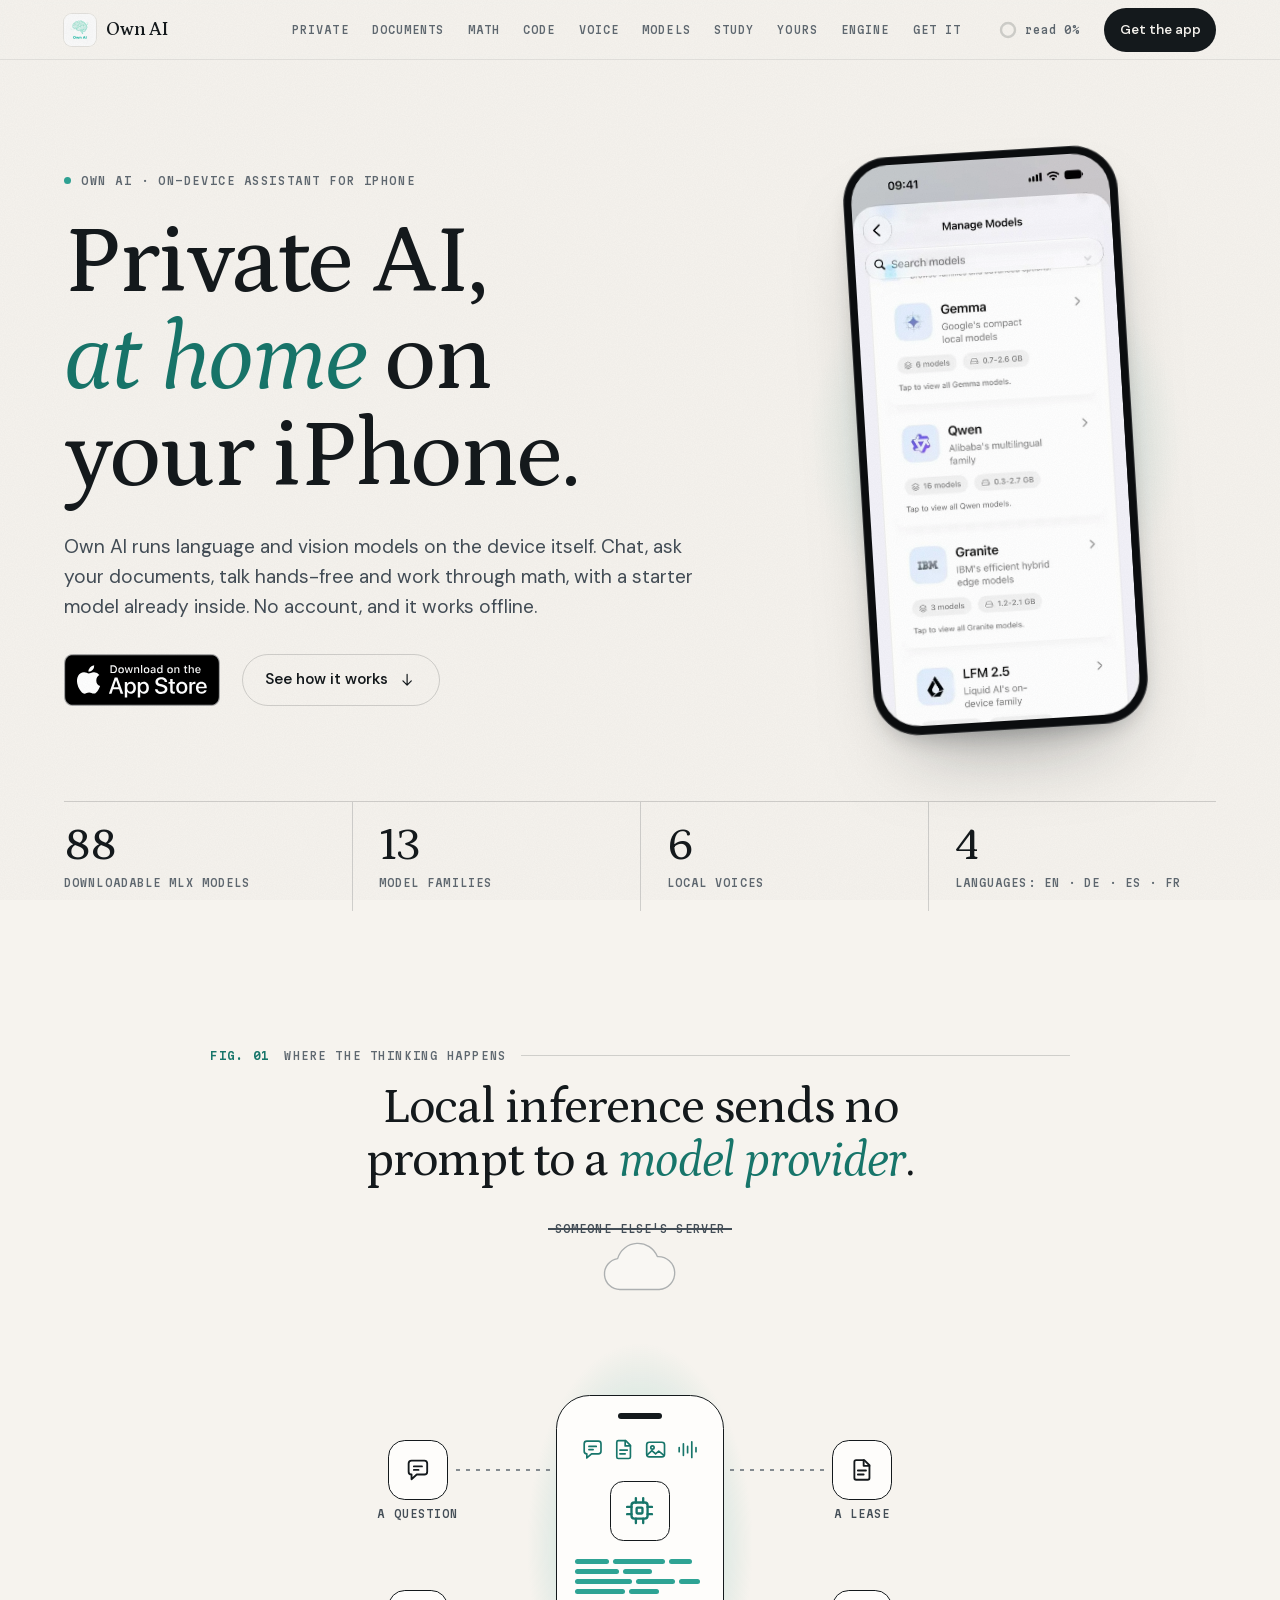
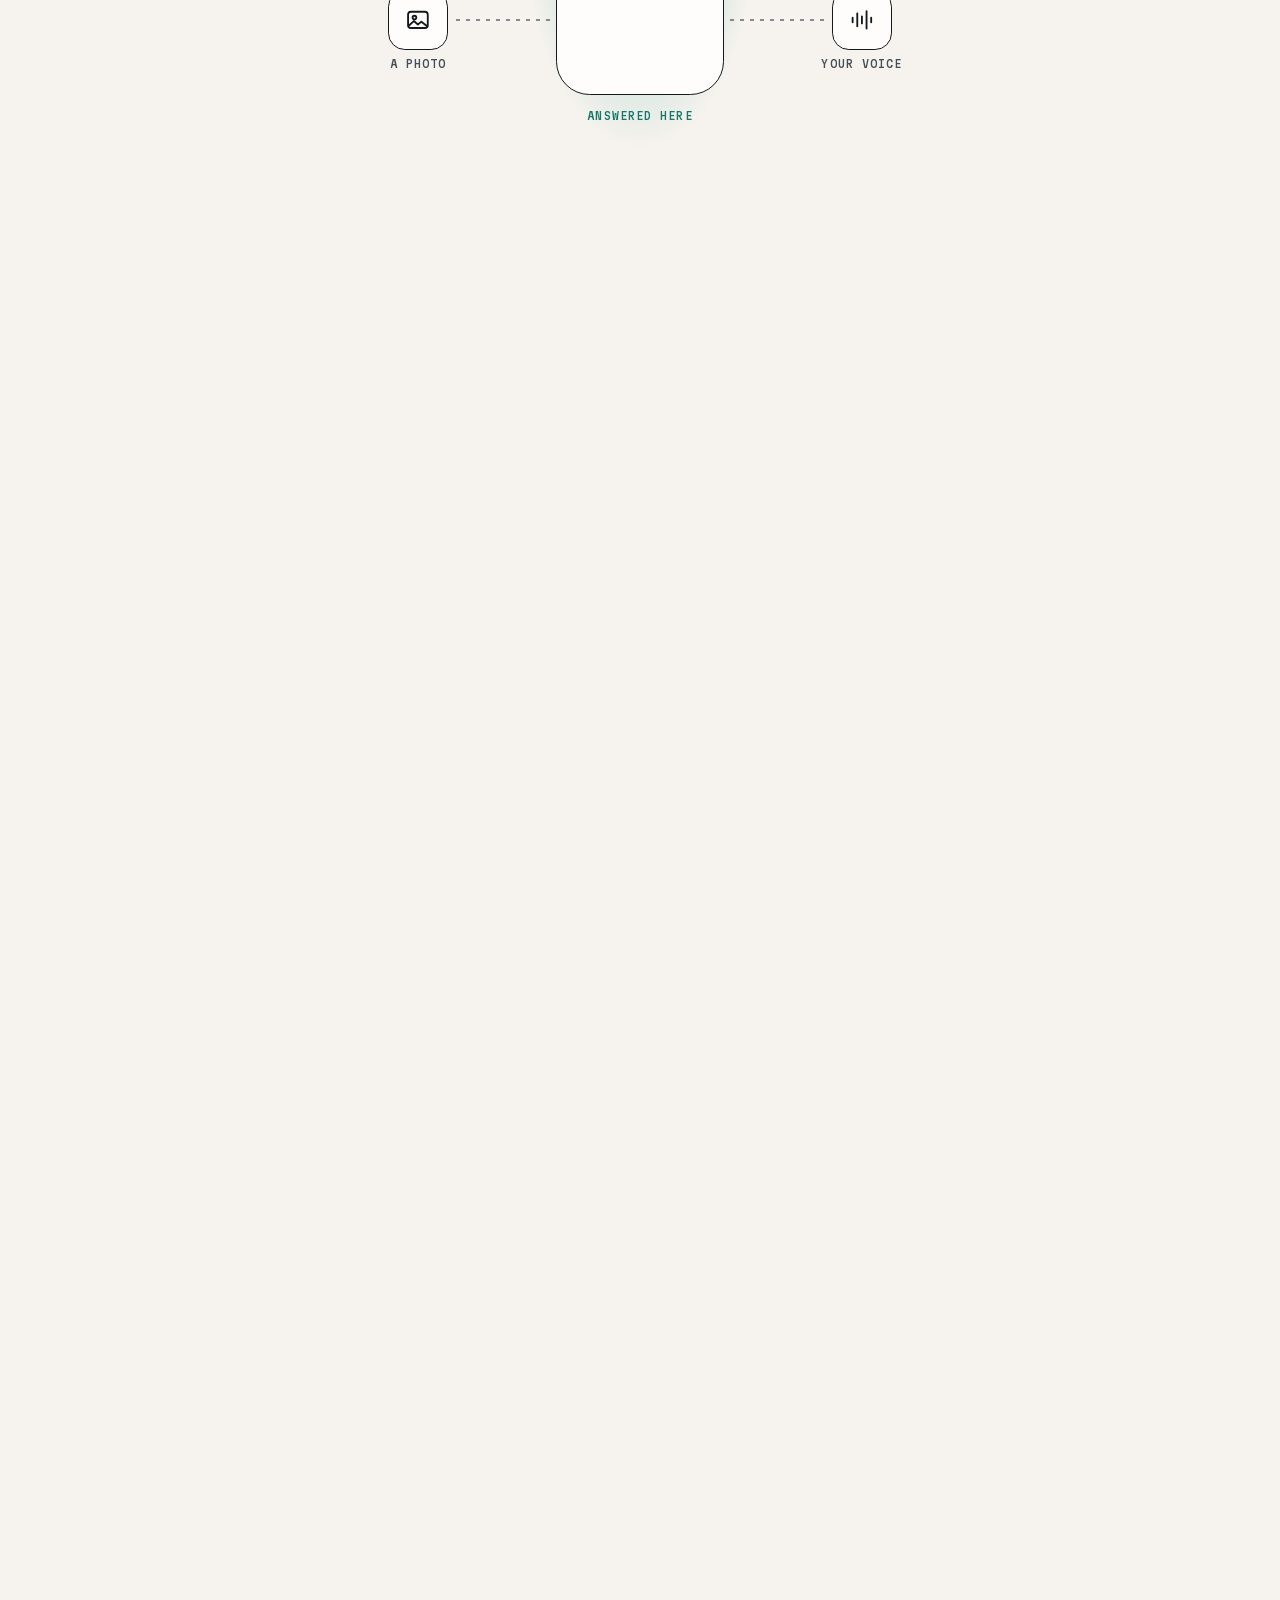
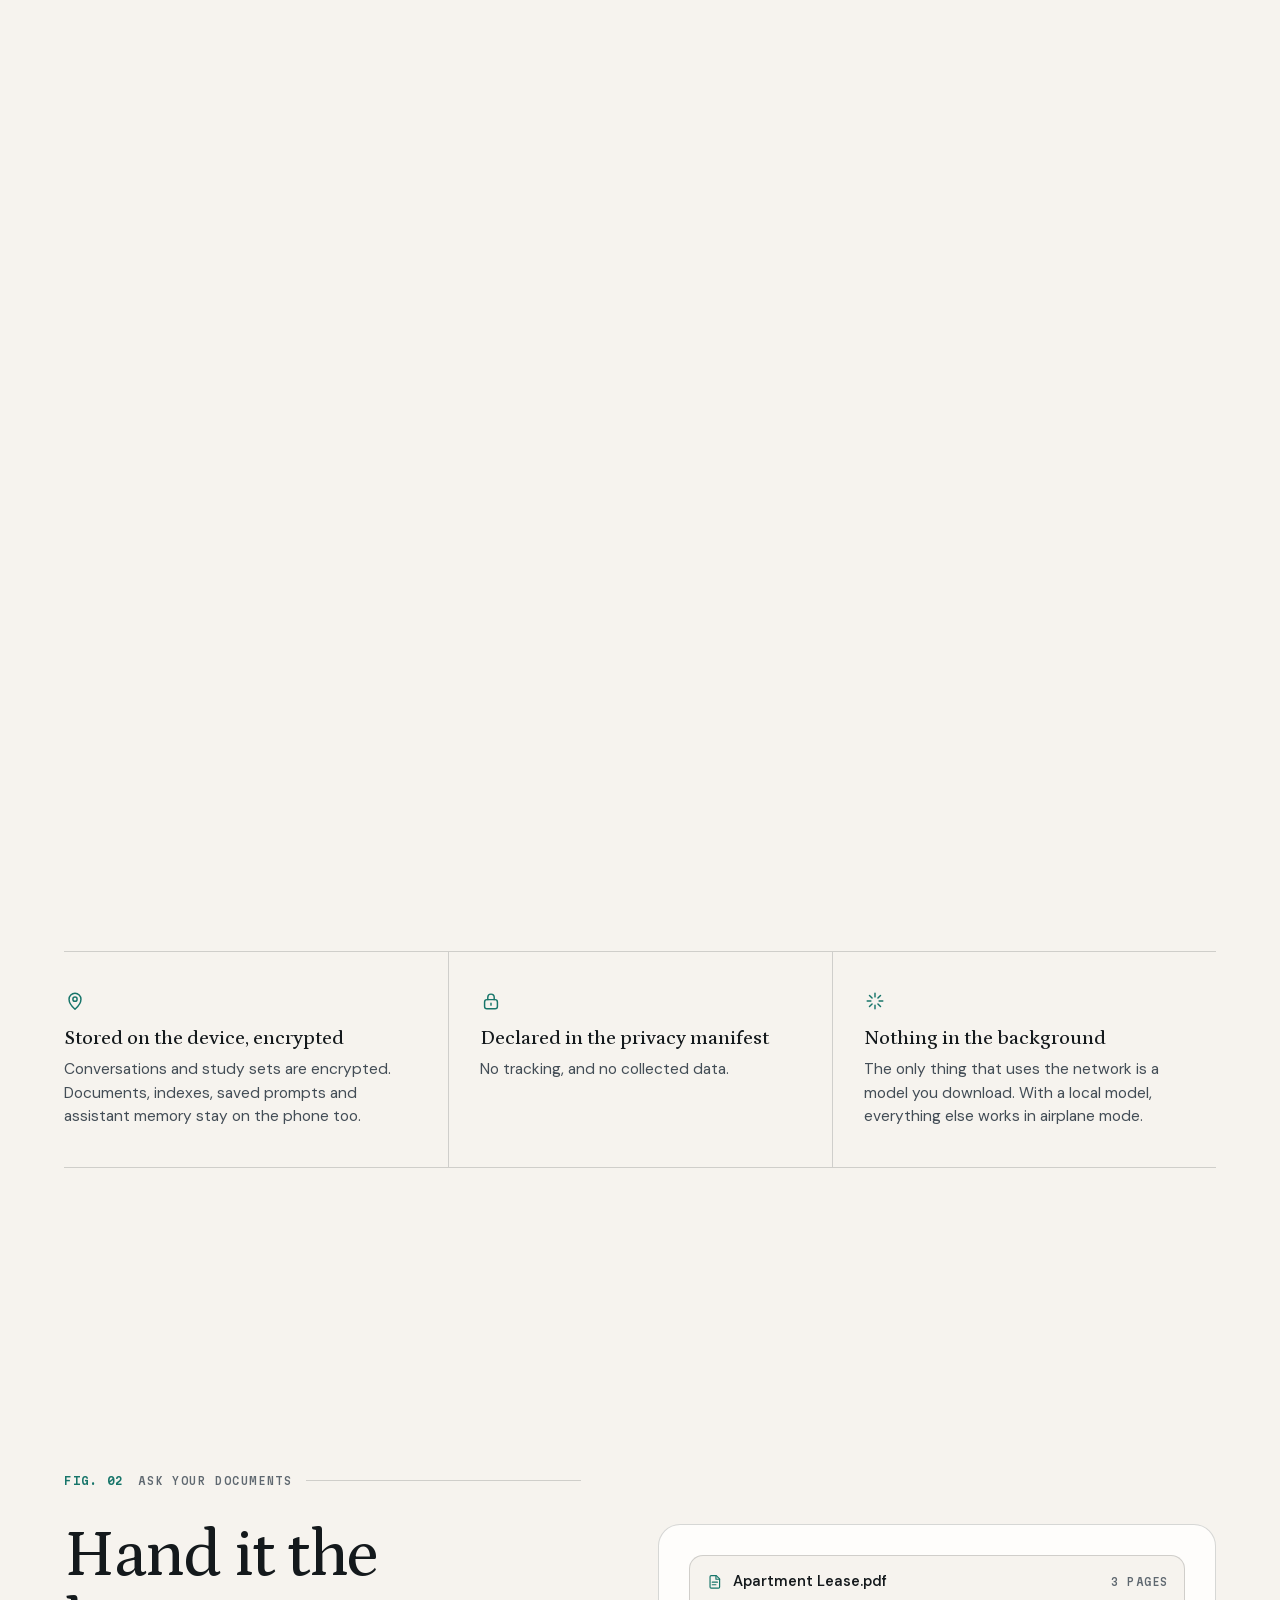
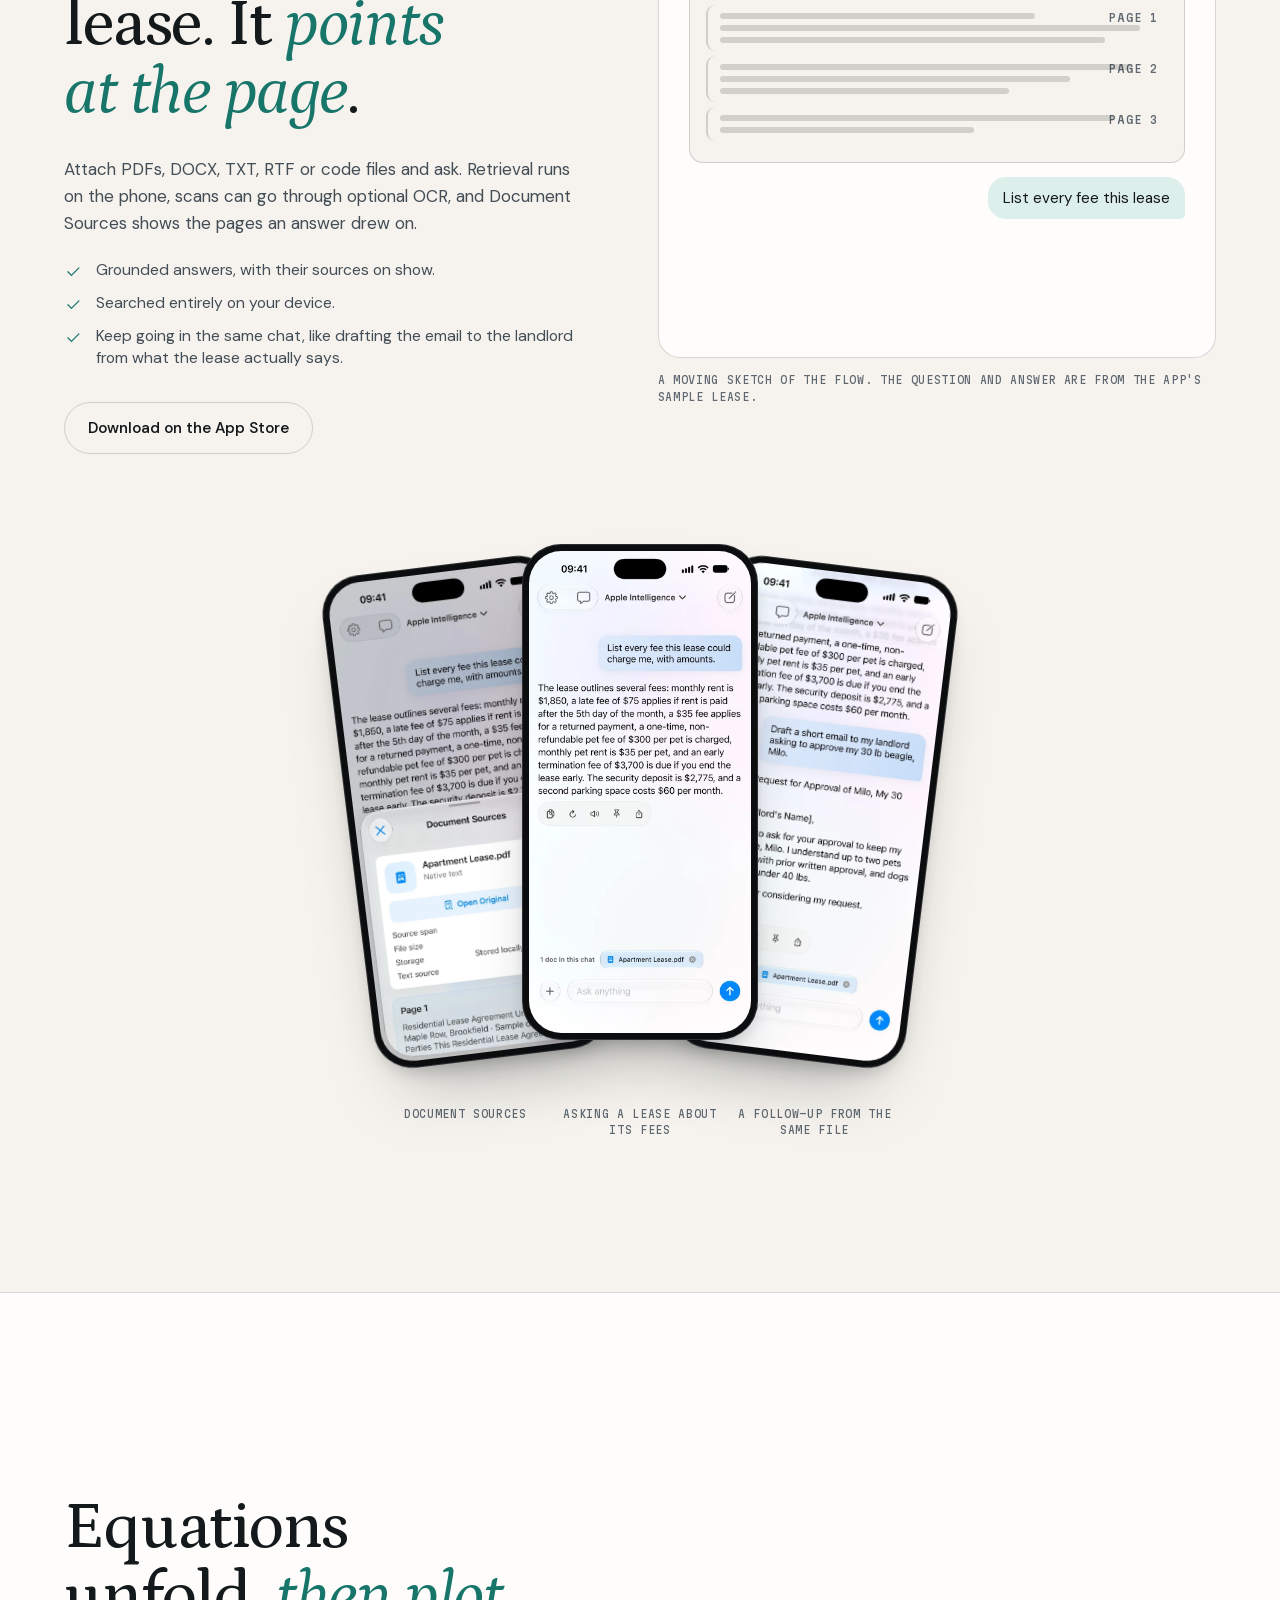
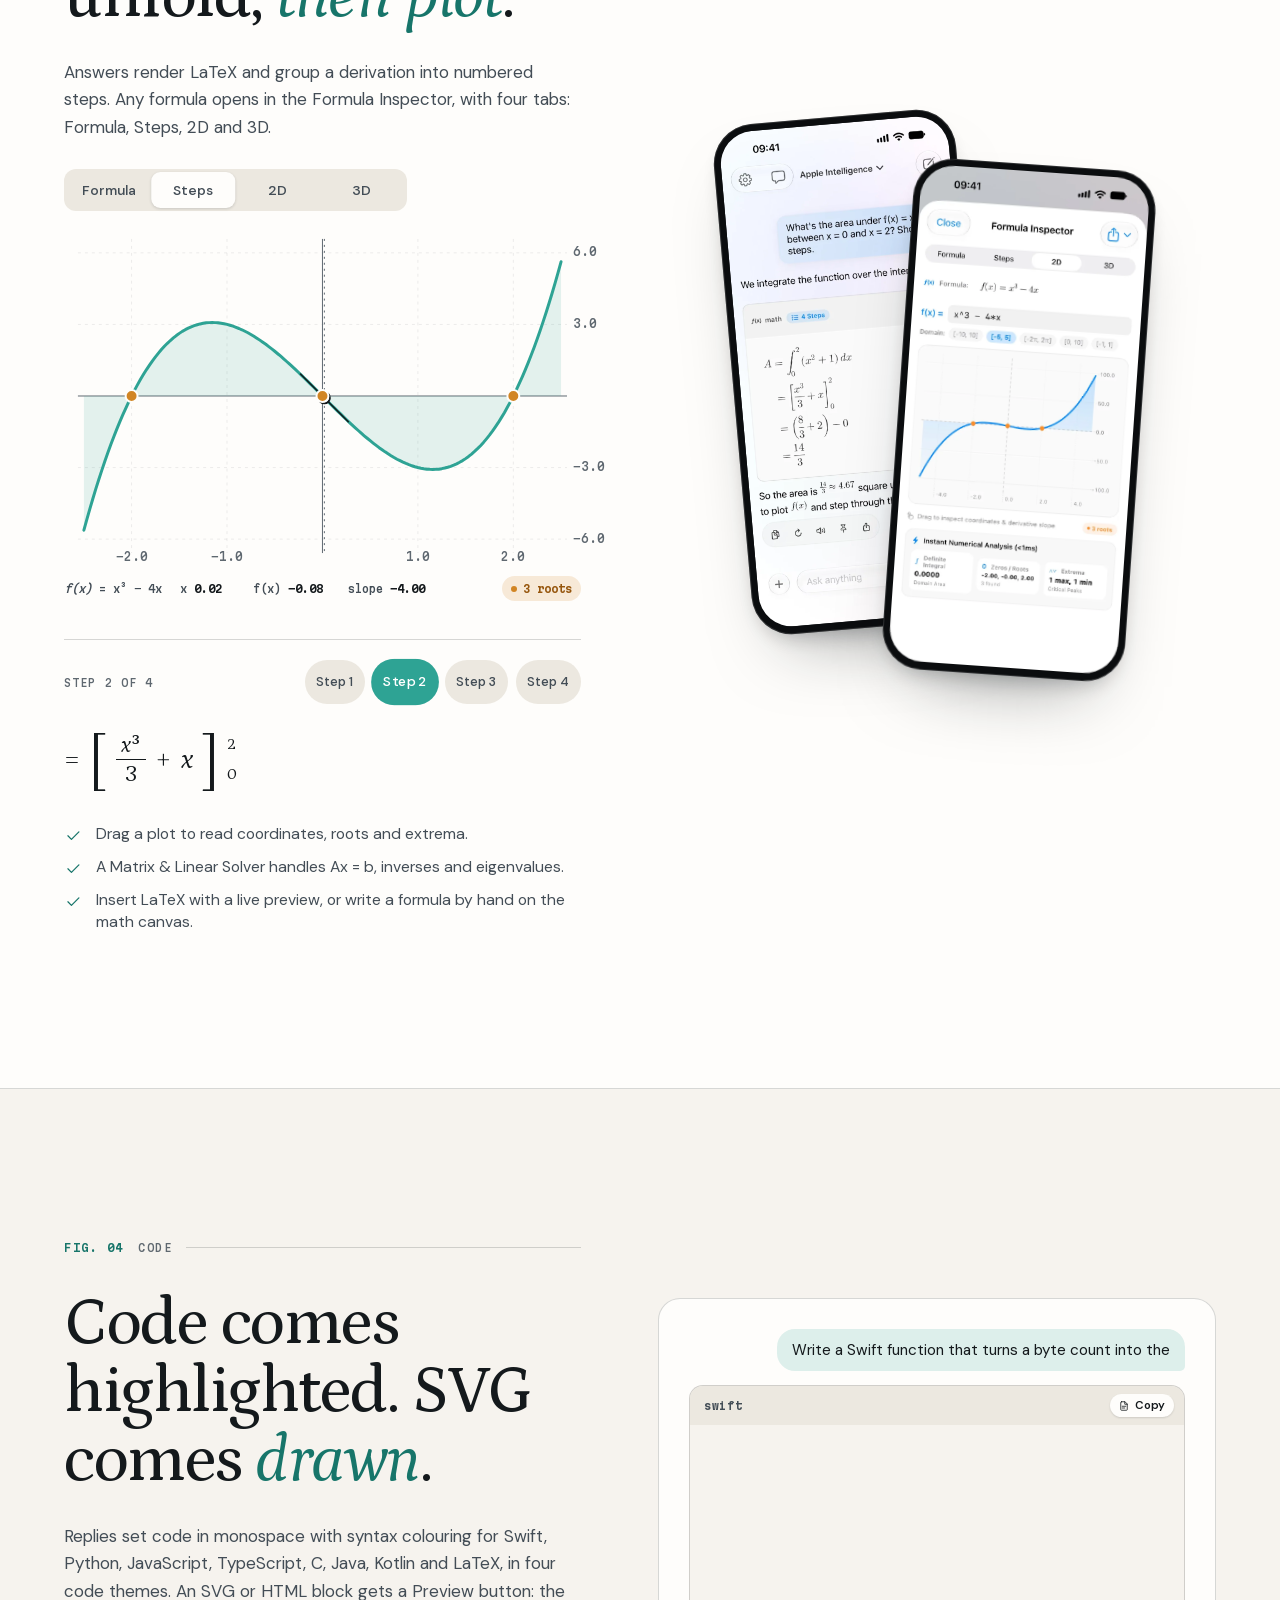
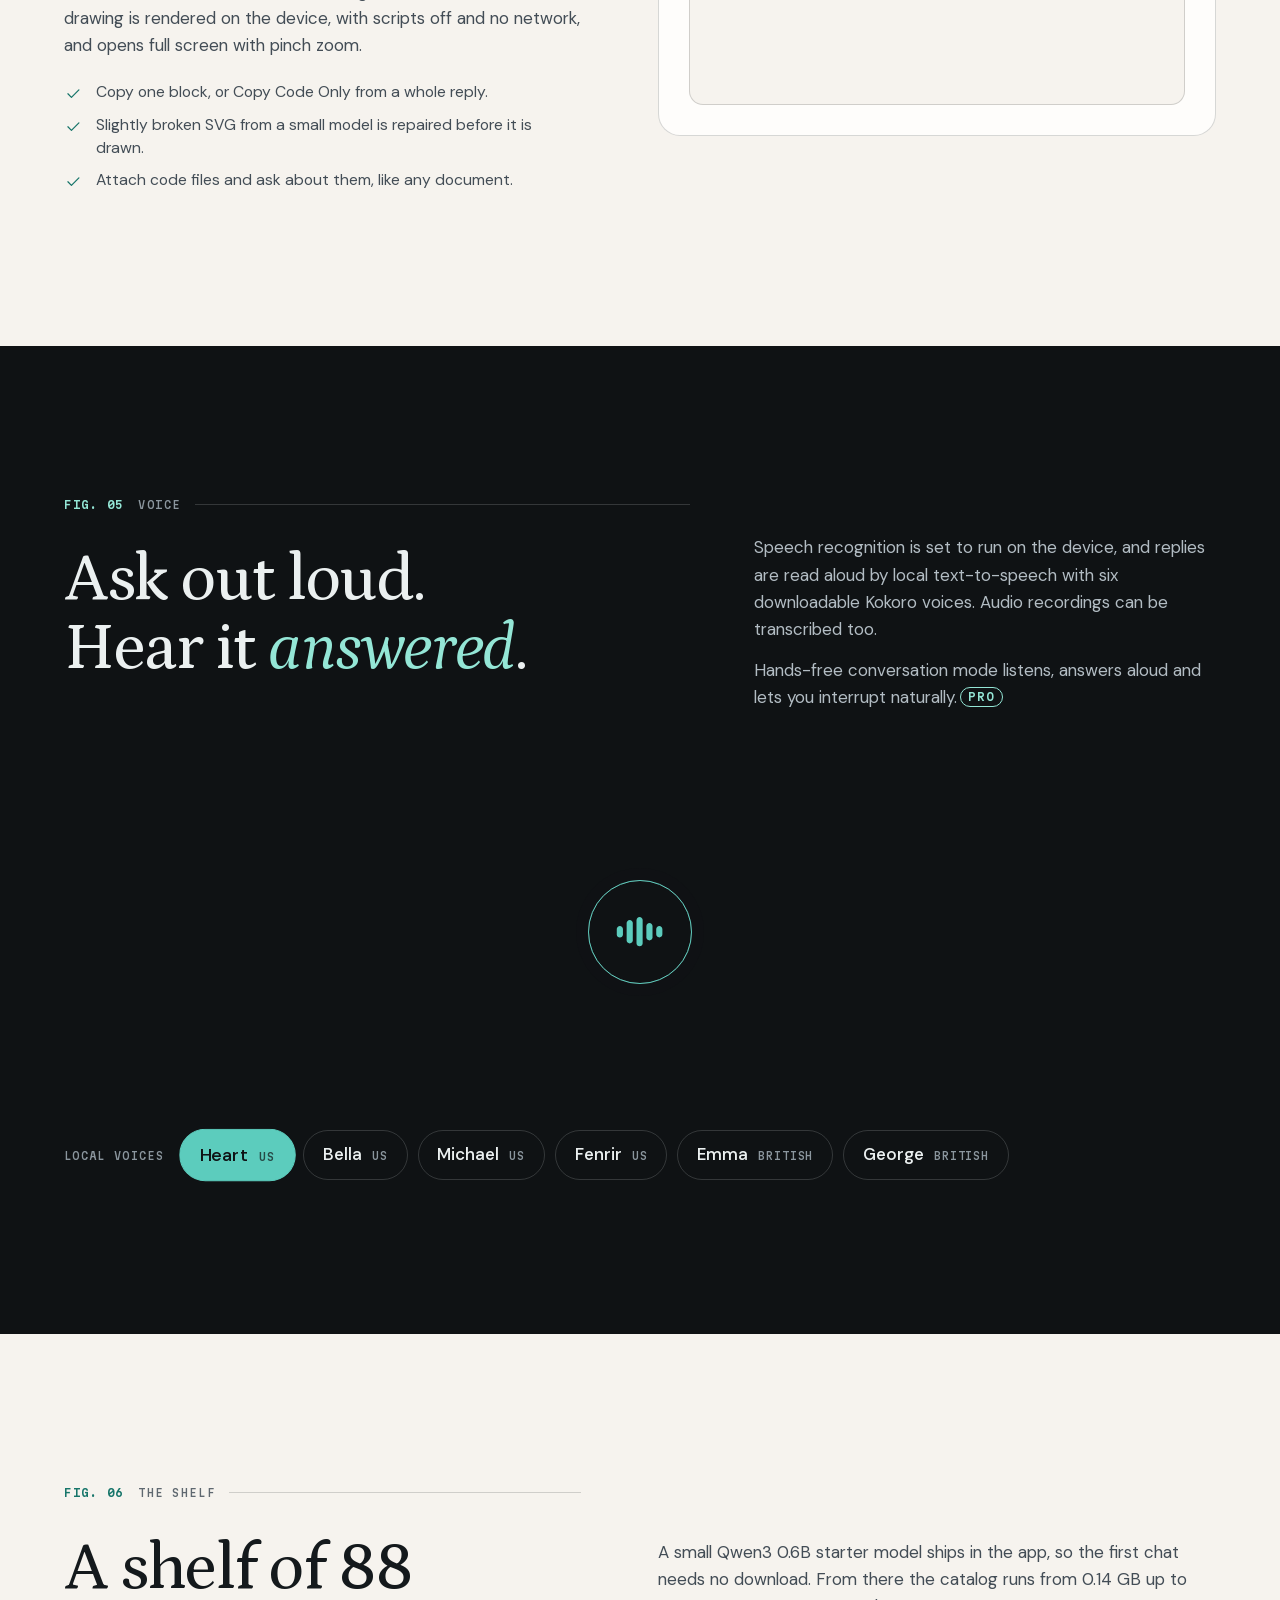
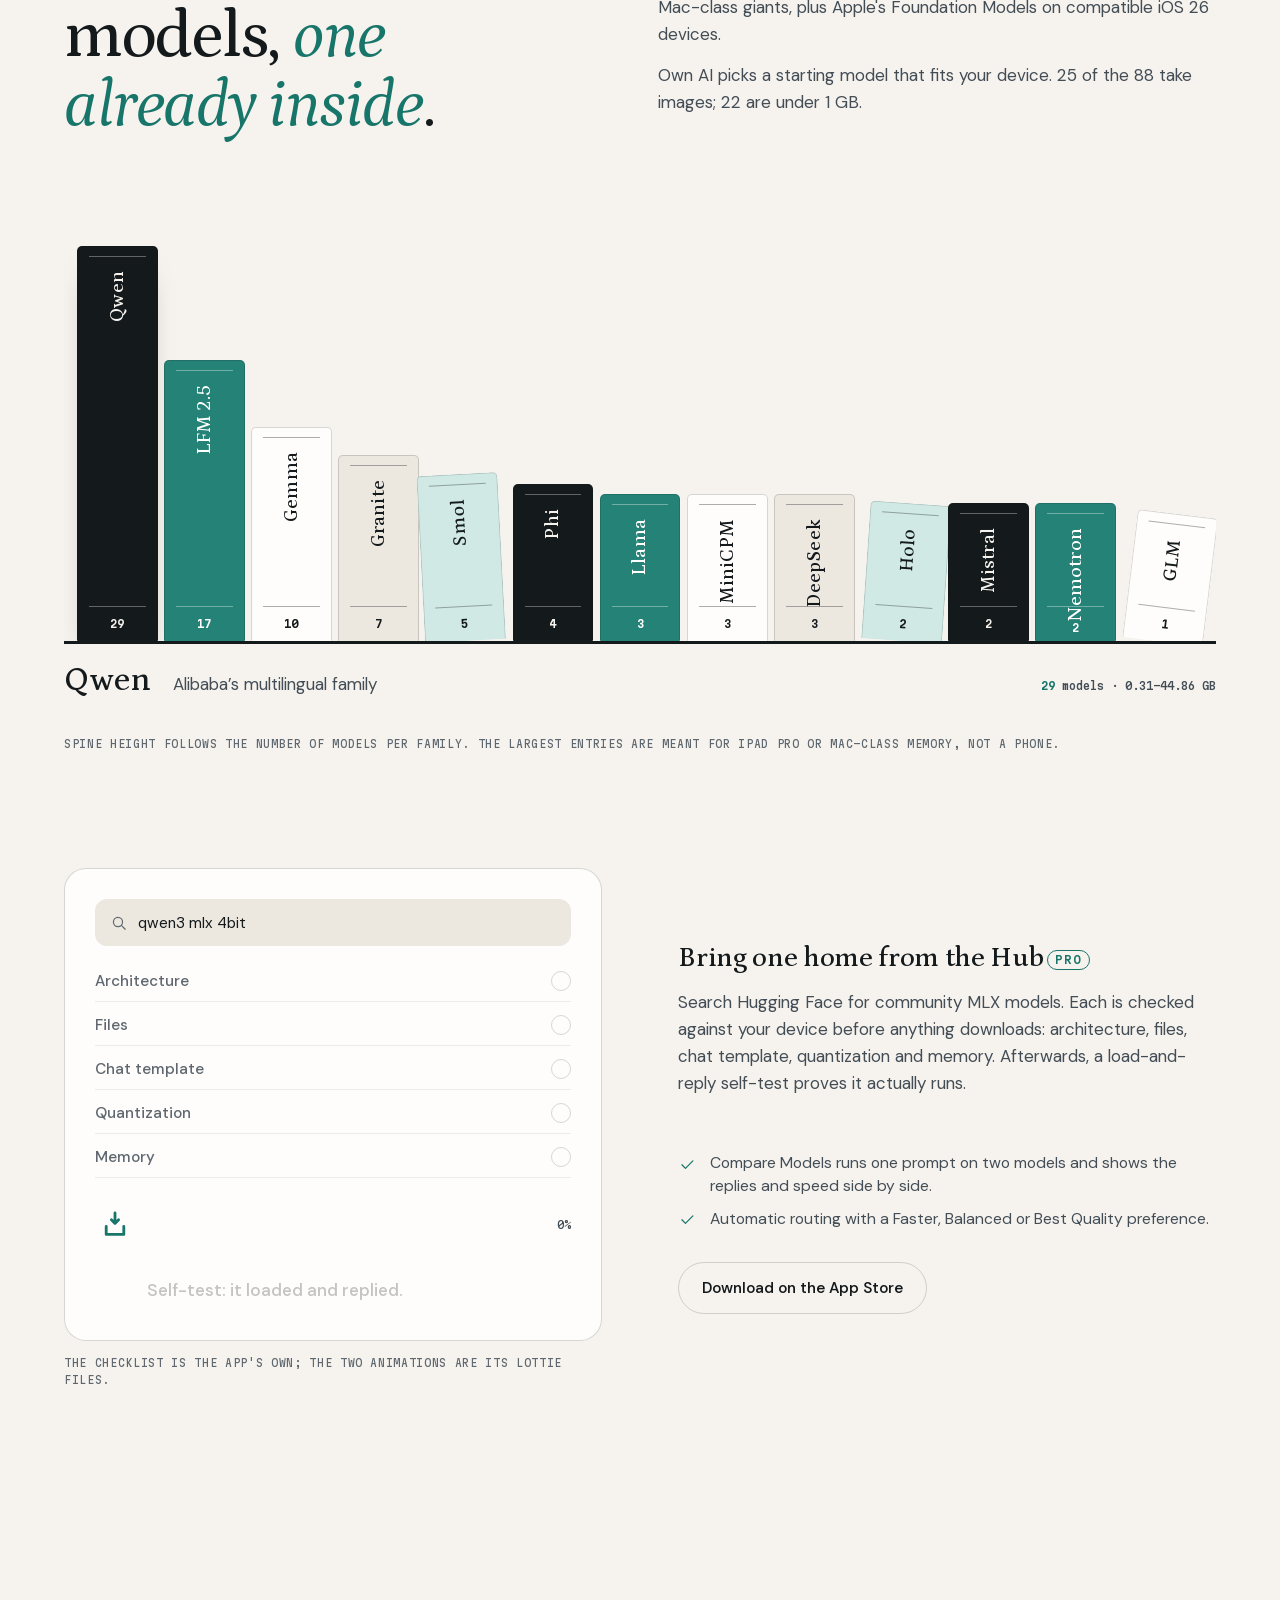
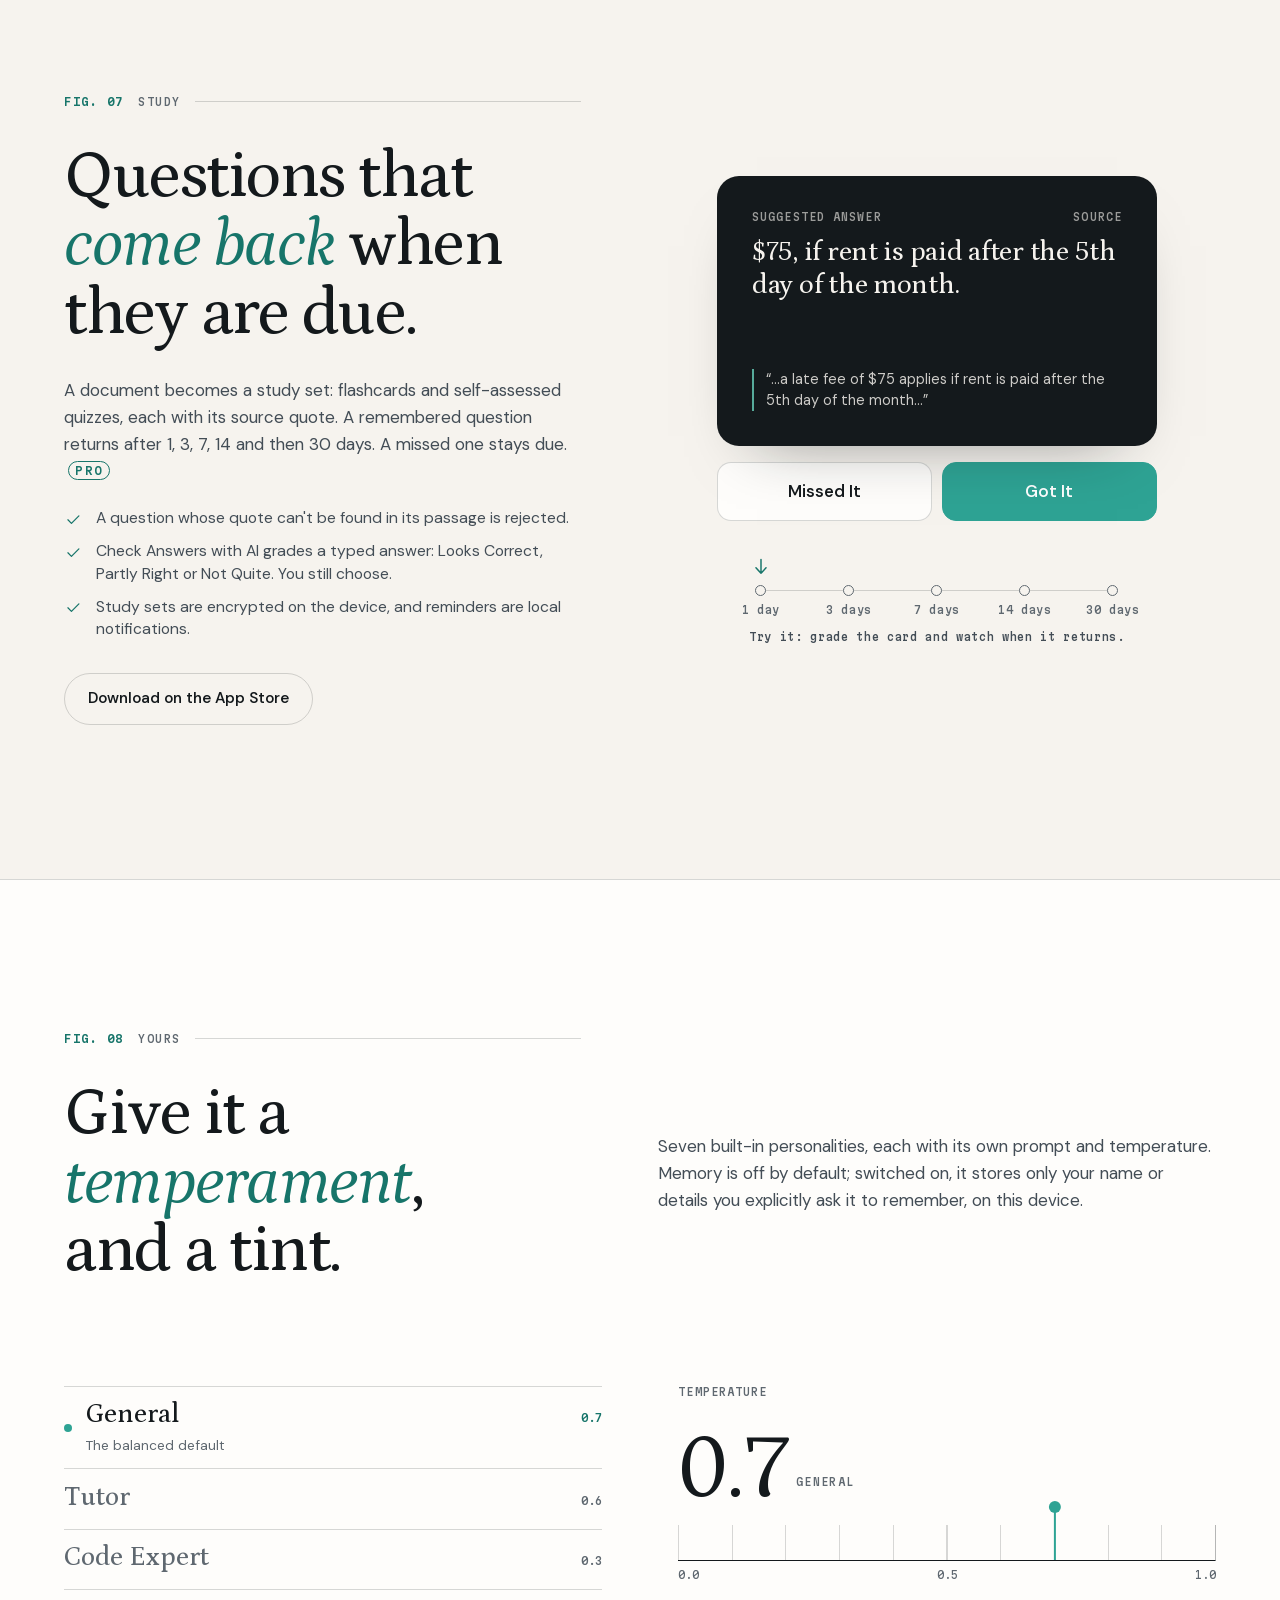
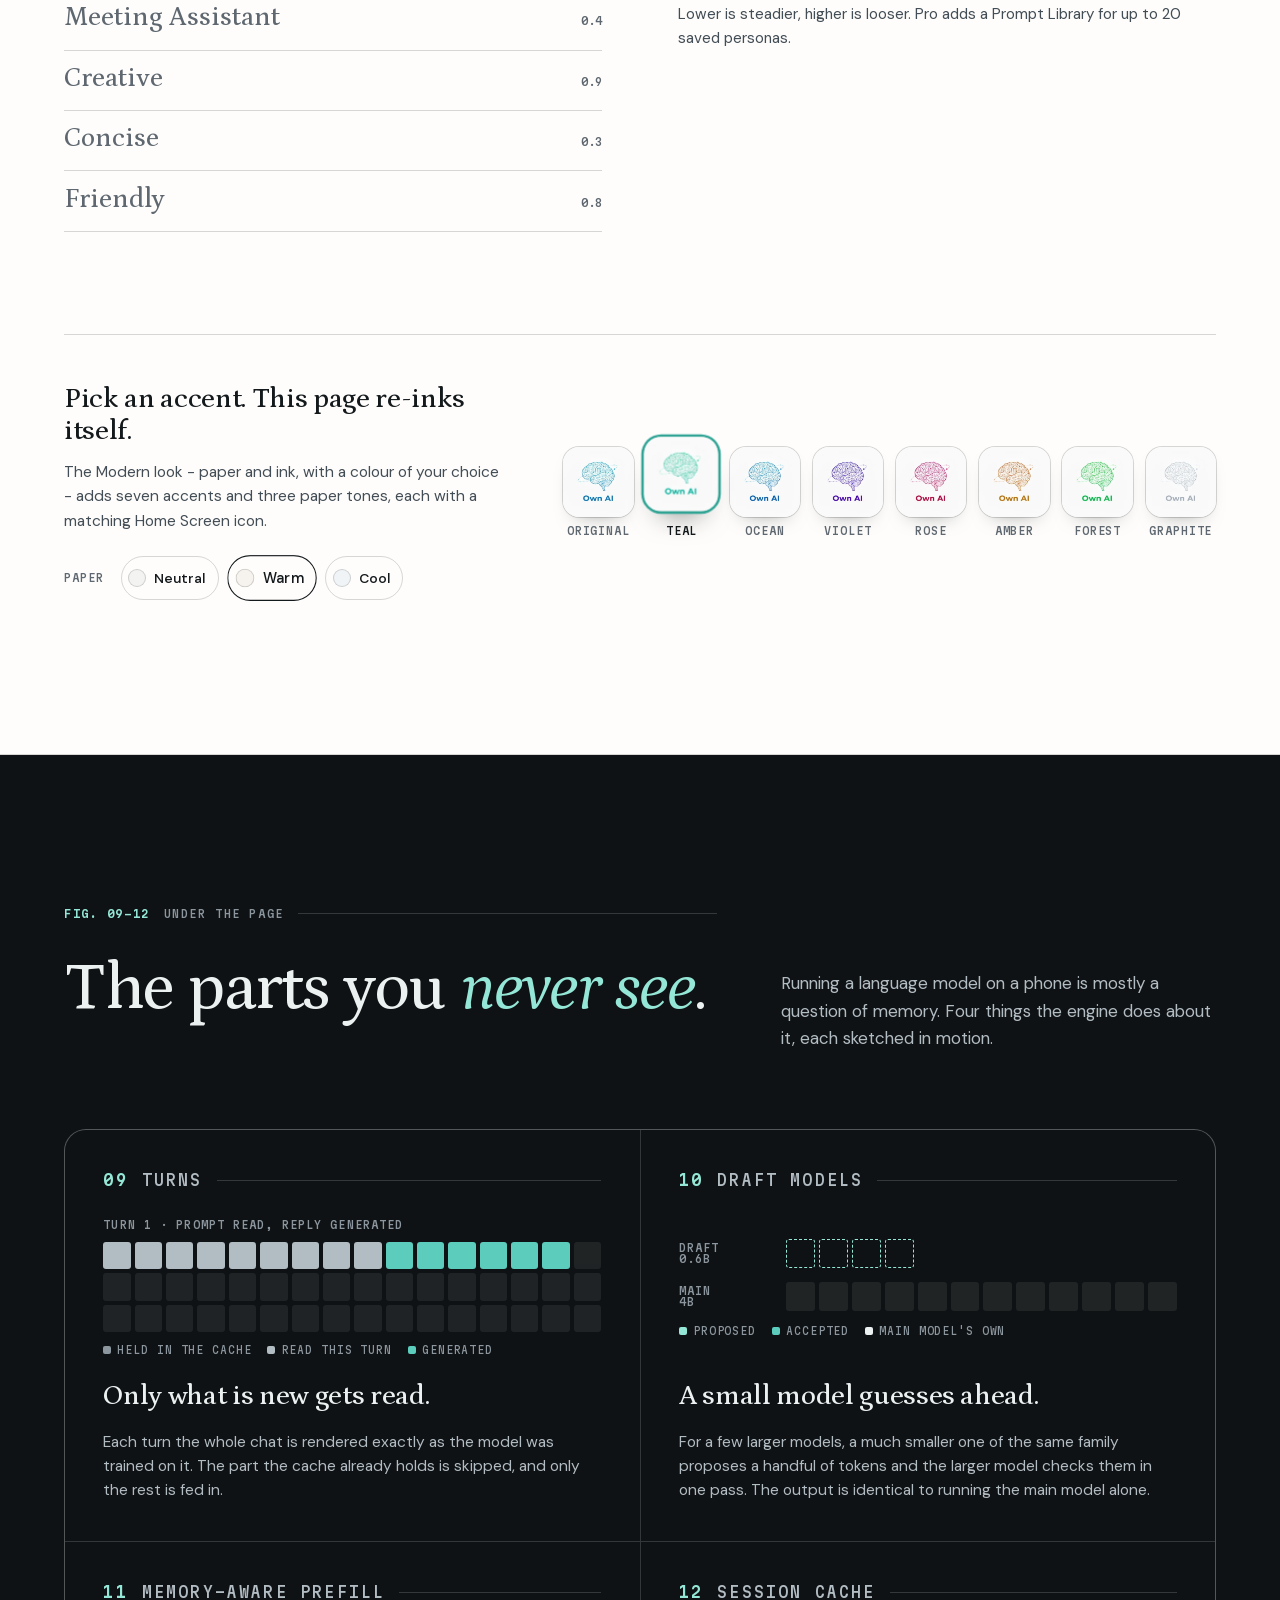
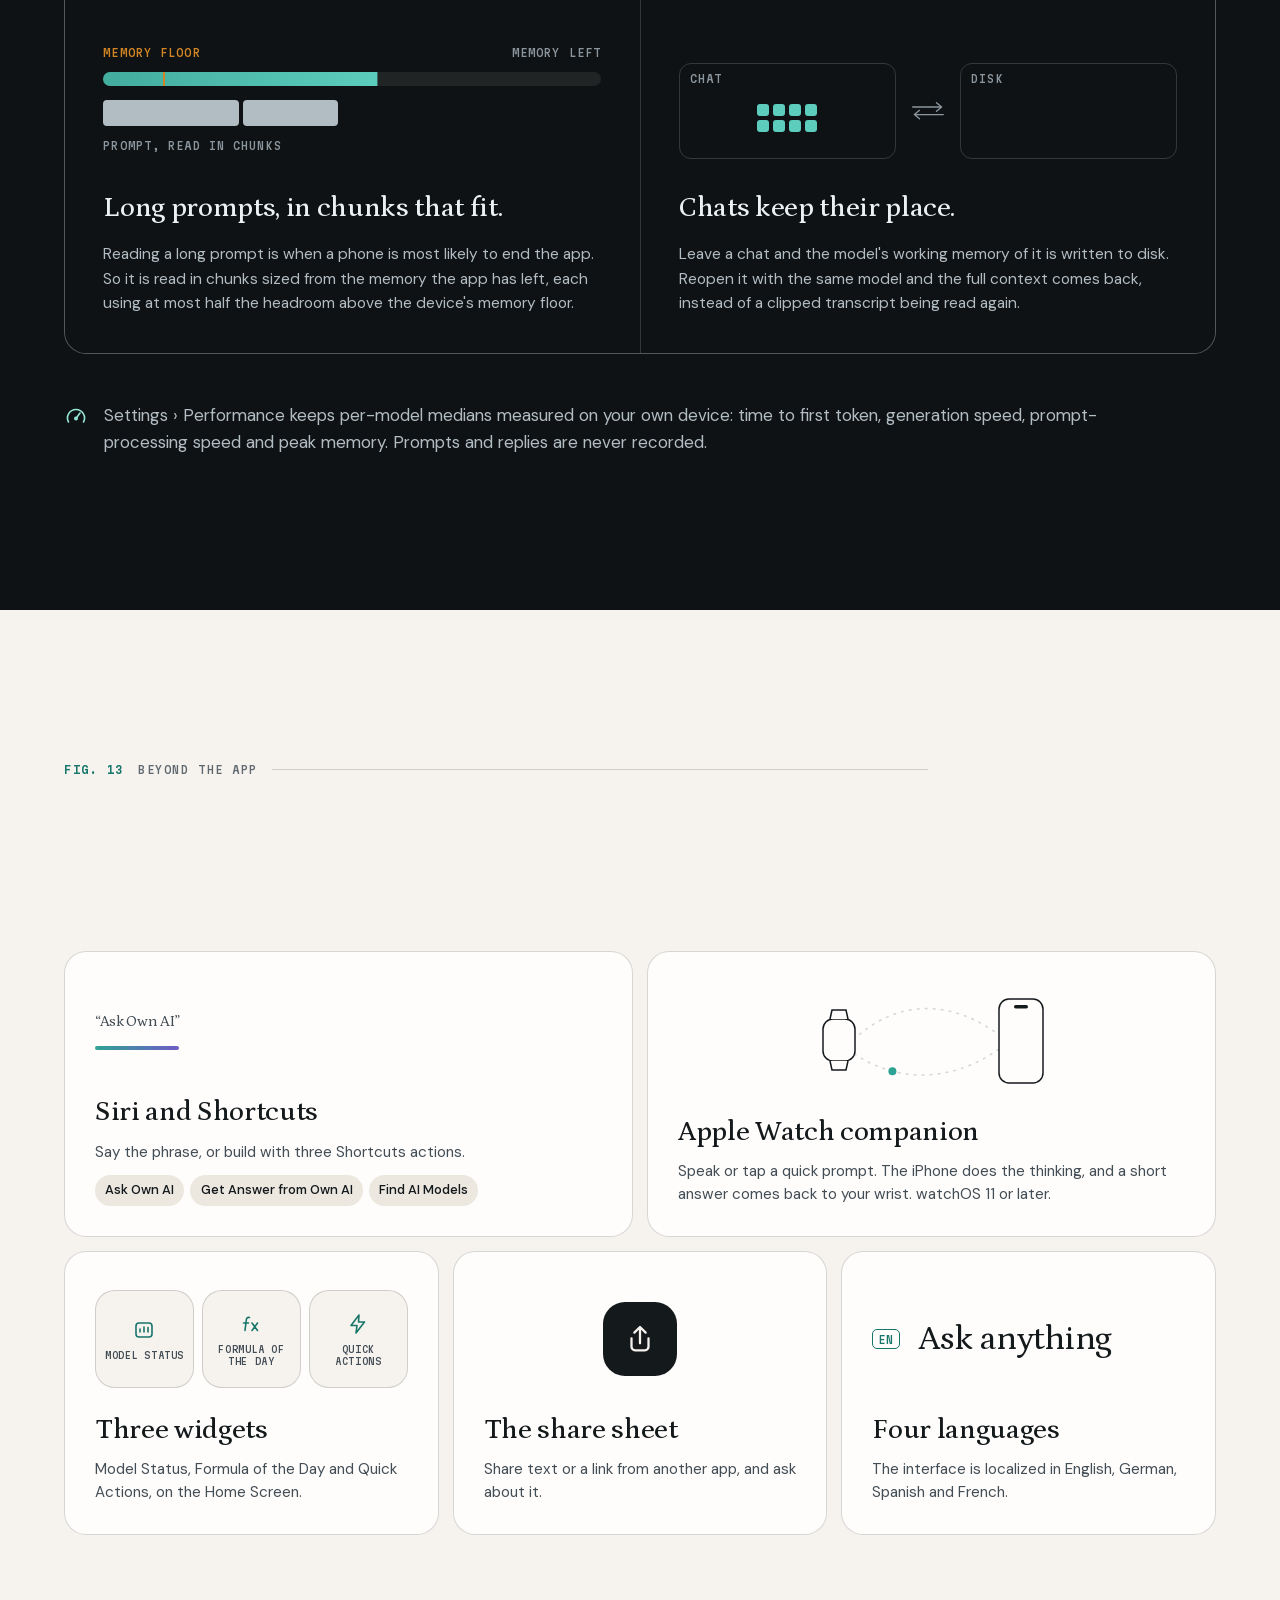
<file: index.html>
<!doctype html>
<html lang="en" data-accent="teal" data-paper="warm">
<head>
<meta charset="utf-8">
<meta name="viewport" content="width=device-width, initial-scale=1, viewport-fit=cover">
<title>Own AI - private AI, at home on your iPhone</title>
<meta name="description" content="Own AI runs local LLMs and vision models on the iPhone itself, offline: chat, document answers with sources, voice, math and study sets. An illustrated guide, in moving figures.">
<meta name="theme-color" content="#F6F3EE" media="(prefers-color-scheme: light)">
<meta name="theme-color" content="#13110F" media="(prefers-color-scheme: dark)">
<meta name="color-scheme" content="light dark">
<link rel="canonical" href="https://ownai.online/">
<meta name="apple-itunes-app" content="app-id=6758560683">
<meta property="og:type" content="website">
<meta property="og:site_name" content="Own AI">
<meta property="og:title" content="Own AI - private AI, at home on your iPhone">
<meta property="og:description" content="Local language and vision models that run on the iPhone itself, offline: chat, document answers with sources, voice, math and study sets.">
<meta name="twitter:card" content="summary_large_image">
<script type="application/ld+json">
{"@context":"https://schema.org","@type":"SoftwareApplication","name":"Own AI","description":"A private assistant for iPhone that runs language and vision models on the device itself.","url":"https://ownai.online/","image":"https://ownai.online/assets/icon.png","screenshot":["https://ownai.online/assets/shot-empty.webp","https://ownai.online/assets/shot-chat.webp","https://ownai.online/assets/shot-rag-answer.webp","https://ownai.online/assets/shot-math-plot.webp"],"applicationCategory":"ProductivityApplication","operatingSystem":"iOS 18 or later","inLanguage":["en","de","es","fr"],"author":{"@type":"Person","@id":"https://tudorturcanu.ch/#person","name":"Tudor Turcanu","url":"https://tudorturcanu.ch/"},"installUrl":"https://apps.apple.com/us/app/own-ai-local-llm/id6758560683","downloadUrl":"https://apps.apple.com/us/app/own-ai-local-llm/id6758560683","offers":{"@type":"Offer","price":"0","priceCurrency":"USD","url":"https://apps.apple.com/us/app/own-ai-local-llm/id6758560683","availability":"https://schema.org/InStock"}}
</script>
<link rel="icon" type="image/png" sizes="64x64" href="assets/favicon-64.png?v=2">
<link rel="icon" type="image/png" sizes="128x128" href="assets/favicon-128.png?v=2">
<link rel="apple-touch-icon" href="assets/icon-180.png">
<link rel="preload" href="assets/fonts/petrona.woff2" as="font" type="font/woff2" crossorigin>
<link rel="preload" href="assets/fonts/dm-sans.woff2" as="font" type="font/woff2" crossorigin>
<script>
(function(){var d=document.documentElement;d.classList.add('js');
try{if(!matchMedia('(prefers-reduced-motion: reduce)').matches)d.classList.add('motion')}catch(e){d.classList.add('motion')}})();
</script>
<style>
/* The three families are served from this folder: no visitor is sent to a font host. */
@font-face{font-family:"DM Sans";font-style:normal;font-weight:300 700;font-display:swap;src:url(assets/fonts/dm-sans.woff2) format("woff2")}
@font-face{font-family:"DM Sans";font-style:italic;font-weight:300 700;font-display:swap;src:url(assets/fonts/dm-sans-italic.woff2) format("woff2")}
@font-face{font-family:"Martian Mono";font-style:normal;font-weight:300 600;font-stretch:75% 112.5%;font-display:swap;src:url(assets/fonts/martian-mono.woff2) format("woff2")}
@font-face{font-family:"Petrona";font-style:normal;font-weight:300 800;font-display:swap;src:url(assets/fonts/petrona.woff2) format("woff2")}
@font-face{font-family:"Petrona";font-style:italic;font-weight:300 800;font-display:swap;src:url(assets/fonts/petrona-italic.woff2) format("woff2")}

/* ─────────────────────────────────────────────────────────────
   Own AI - "Paper & Ink, in moving figures"
   Colours are the app's own Modern theme: paper tones, ink,
   and the seven accent swatches from Theme.swift.
   ───────────────────────────────────────────────────────────── */
:root{
  --bar:60px; --pad:clamp(20px,5vw,72px); --max:1240px; --pw:240px;
  --paper:#F6F3EE; --card:#FEFDFB; --well:#ECE8E0;
  --ink:#14191C; --ink2:#434D56; --ink3:#5F6870;
  --hair:rgba(20,25,28,.17); --hair2:rgba(20,25,28,.08);
  --accent:#2EA394; --deep:#1F8578; --light:#66CCB8; --atext:#17756A;
  --daccent:#5CCCBD; --ddeep:#42AD9E; --dlight:#94E6D6;
  --amber:#D18524; --violet:#705CC7; --amber-text:#96560D; --on-accent:#fff;
  color-scheme:light;
  --serif:"Petrona","Iowan Old Style","Palatino Linotype",Palatino,Georgia,serif;
  --sans:"DM Sans",ui-sans-serif,-apple-system,BlinkMacSystemFont,"Helvetica Neue",Arial,sans-serif;
  --mono:"Martian Mono",ui-monospace,"SF Mono",Menlo,Consolas,monospace;
  --ease:cubic-bezier(.2,.7,.2,1);
  --spring:cubic-bezier(.34,1.56,.64,1);
}
@supports (transition-timing-function:linear(0,1)){
  :root{--spring:linear(0,.009,.035 2.1%,.141,.281 6.7%,.723 12.9%,.938 16.7%,1.017,1.077,1.121,1.149 24.3%,1.159,1.163,1.161,1.154 29.9%,1.129 32.8%,1.051 39.6%,1.017 43.1%,.991,.977 51%,.974 53.8%,.975 57.1%,.997 69.8%,1.003 76.9%,1.004 83.8%,1)}
}
html[data-paper="neutral"]{--paper:#F3F4F2;--card:#FDFDFC;--well:#E8EAE6}
html[data-paper="cool"]{--paper:#F1F4F6;--card:#FCFDFE;--well:#E4E9ED}
html[data-accent="original"]{--accent:#0A7AFF;--deep:#1A6BD9;--light:#73B3FF;--atext:#1A63CC;--daccent:#4C9BFF;--ddeep:#2475EB;--dlight:#8EC2FF}
html[data-accent="ocean"]{--accent:#2978CC;--deep:#1A5CA8;--light:#73B3EB;--atext:#1A5CA8;--daccent:#6BADF2;--ddeep:#4D8FDB;--dlight:#9ECCFA}
html[data-accent="violet"]{--accent:#705CC7;--deep:#5742A8;--light:#A899EB;--atext:#5742A8;--daccent:#A899F2;--ddeep:#8C7AE0;--dlight:#CCC2FA}
html[data-accent="rose"]{--accent:#D1577A;--deep:#AD3D61;--light:#F29EB8;--atext:#A83A5D;--daccent:#F28CA8;--ddeep:#E0708F;--dlight:#FABDCC}
html[data-accent="amber"]{--accent:#D18524;--deep:#AD6614;--light:#F5BD66;--atext:#96560D;--daccent:#F5B352;--ddeep:#E69433;--dlight:#FCD68C}
html[data-accent="forest"]{--accent:#388F5C;--deep:#247047;--light:#80C794;--atext:#226B43;--daccent:#6BC78C;--ddeep:#4DA870;--dlight:#9EE0B3}
html[data-accent="graphite"]{--accent:#4D5761;--deep:#333D47;--light:#8C99A6;--atext:#333D47;--daccent:#ADB8C2;--ddeep:#8C99A6;--dlight:#D1D9E0}

.dark{
  --paper:#0F1214; --card:#1B1F22; --well:#171A1D;
  --ink:#EBF0F0; --ink2:#B2BCC3; --ink3:#8B969E;
  --hair:rgba(235,240,240,.17); --hair2:rgba(235,240,240,.08);
  --accent:var(--daccent); --deep:var(--ddeep); --light:var(--dlight); --atext:var(--dlight);
  --amber-text:#F5BD66; --on-accent:#0F1214;
  background:var(--paper); color:var(--ink); color-scheme:dark;
}
/* A dark system setting turns the whole page to the dark palette; the paper tones keep their tint. */
@media (prefers-color-scheme:dark){
  html:root{
    --paper:#13110F; --card:#1E1C1A; --well:#191715;
    --ink:#EBF0F0; --ink2:#B2BCC3; --ink3:#8B969E;
    --hair:rgba(235,240,240,.17); --hair2:rgba(235,240,240,.08);
    --accent:var(--daccent); --deep:var(--ddeep); --light:var(--dlight); --atext:var(--dlight);
    --amber-text:#F5BD66; --on-accent:#0F1214; color-scheme:dark;
  }
  html[data-paper="neutral"]{--paper:#0F1214;--card:#1B1F22;--well:#171A1D}
  html[data-paper="cool"]{--paper:#0D1216;--card:#191F25;--well:#14191E}
  body::before{display:none}
}

*,*::before,*::after{box-sizing:border-box}
html{-webkit-text-size-adjust:100%;text-size-adjust:100%;scroll-padding-top:calc(var(--bar) + 8px);overflow-x:hidden;overflow-x:clip}
.motion{scroll-behavior:smooth}
body{margin:0;background:var(--paper);color:var(--ink);font:400 1.0625rem/1.6 var(--sans);
  -webkit-font-smoothing:antialiased;text-rendering:optimizeLegibility;overflow-x:hidden;overflow-x:clip;
  transition:background-color .7s var(--ease)}
body::before{content:"";position:fixed;inset:0;z-index:50;pointer-events:none;opacity:.5;mix-blend-mode:multiply;
  background-image:url("data:image/svg+xml,%3Csvg xmlns='http://www.w3.org/2000/svg' width='220' height='220'%3E%3Cfilter id='n'%3E%3CfeTurbulence type='fractalNoise' baseFrequency='.9' numOctaves='2' stitchTiles='stitch'/%3E%3CfeColorMatrix values='0 0 0 0 .08 0 0 0 0 .1 0 0 0 0 .11 0 0 0 .09 0'/%3E%3C/filter%3E%3Crect width='220' height='220' filter='url(%23n)'/%3E%3C/svg%3E")}
h1,h2,h3,h4,p,ul,ol,dl,dd,figure{margin:0}
ul,ol{padding:0;list-style:none}
img,svg{display:block;max-width:100%}
img{height:auto}
button{font:inherit;color:inherit;background:none;border:0;padding:0;cursor:pointer;-webkit-tap-highlight-color:transparent}
a{color:inherit}
em{font-style:italic}
:focus-visible{outline:2px solid var(--atext);outline-offset:3px;border-radius:8px}
::selection{background:color-mix(in srgb,var(--accent) 30%,transparent)}
.sr{position:absolute;width:1px;height:1px;overflow:hidden;clip-path:inset(50%);white-space:nowrap}
.skip{position:fixed;left:12px;top:10px;z-index:70;padding:.7em 1.1em;border-radius:99px;background:var(--ink);color:var(--paper);font:560 .9rem/1 var(--sans);text-decoration:none;transform:translateY(-200%)}
.skip:focus{transform:none}
.ic{width:1.2em;height:1.2em;flex:none;fill:none;stroke:currentColor;stroke-width:1.6;stroke-linecap:round;stroke-linejoin:round}
.mono{font-family:var(--mono);font-stretch:87.5%;font-feature-settings:"tnum" 1}

/* ── type ── */
.h1,.h2{font-family:var(--serif);font-weight:480;letter-spacing:-.022em;line-height:1.0;text-wrap:balance}
.h1{font-size:clamp(2.9rem,7.6vw,6.4rem)}
.h2{font-size:clamp(2.2rem,5.2vw,4.3rem);line-height:1.03}
.h1 em,.h2 em,.cap em{color:var(--atext);font-weight:420}
.h3{font-family:var(--serif);font-weight:520;font-size:clamp(1.35rem,2.2vw,1.75rem);line-height:1.15;letter-spacing:-.012em}
.lede{font-size:clamp(1.08rem,1.5vw,1.3rem);line-height:1.55;color:var(--ink2);max-width:36em}
.body{color:var(--ink2);max-width:34em}
.fig{display:flex;align-items:center;gap:14px;font:500 .7rem/1 var(--mono);font-stretch:87.5%;letter-spacing:.14em;text-transform:uppercase;color:var(--ink3)}
.fig b{font-weight:600;color:var(--atext)}
.fig::after{content:"";flex:1;height:1px;background:var(--hair);transform-origin:left}
.motion .fig.rv::after{transform:scaleX(0);transition:transform 1.4s var(--ease) .15s}
.motion .fig.rv.in::after{transform:none}
.ticks{display:grid;gap:10px;margin-top:22px}
.ticks li{display:grid;grid-template-columns:22px 1fr;gap:10px;align-items:start;color:var(--ink2);font-size:.98rem;line-height:1.45}
.ticks .ic{margin-top:.18em;color:var(--atext)}
.pro{display:inline-block;font:600 .69rem/1 var(--mono);letter-spacing:.1em;text-transform:uppercase;color:var(--atext);border:1px solid currentColor;border-radius:99px;padding:.32em .6em .28em;vertical-align:.18em;margin-left:.35em}

/* ── token stream (headings are set token by token) ── */
.w{display:inline-block;white-space:nowrap}
.tk{border-radius:.12em}
.tk.pt{font-style:normal;font-weight:480;color:var(--ink)}
.motion .tk{opacity:0}
.motion .tk.on{opacity:1;animation:tk 1s var(--ease) both}
@keyframes tk{0%{background-color:color-mix(in srgb,var(--tkc,var(--accent)) 38%,transparent);opacity:.4}18%{opacity:1}100%{background-color:transparent}}
.caret{display:inline-block;width:0;position:relative}
.caret::after{content:"";position:absolute;left:.06em;bottom:-.02em;width:.07em;min-width:2px;height:.82em;background:var(--accent);animation:blink .9s steps(2,jump-none) infinite}
.caret.done::after{animation:blink .9s steps(2,jump-none) 2,fadeout .4s 1.4s forwards}
@keyframes blink{50%{opacity:0}}
@keyframes fadeout{to{opacity:0}}

/* ── reveal ── */
.motion .rv{opacity:0;transform:translateY(24px);transition:opacity 1s var(--ease),transform 1s var(--ease);transition-delay:calc(var(--d,0)*90ms)}
.motion .rv.in{opacity:1;transform:none}

/* ── top bar ── */
.progress{position:fixed;inset:0 0 auto;height:2px;z-index:60;pointer-events:none}
.progress i{display:block;height:100%;background:var(--accent);transform:scaleX(0);transform-origin:left}
.bar{position:fixed;inset:0 0 auto;height:var(--bar);z-index:40;display:flex;align-items:center;gap:24px;padding:0 var(--pad);
  background:color-mix(in srgb,var(--paper) 82%,transparent);-webkit-backdrop-filter:blur(14px) saturate(1.3);backdrop-filter:blur(14px) saturate(1.3);
  border-bottom:1px solid var(--hair2);transition:background-color .5s var(--ease),color .5s var(--ease),border-color .5s,transform .8s var(--ease)}
.motion .bar{transform:translateY(-100%)}
.motion.ready .bar{transform:none}
.brand{display:flex;align-items:center;gap:10px;text-decoration:none;font:560 1.2rem/1 var(--serif);letter-spacing:-.01em}
.brand img{width:32px;height:32px;border-radius:8px;box-shadow:0 0 0 1px var(--hair2)}
.nav{display:flex;gap:clamp(12px,1.8vw,26px);margin-left:auto;font:500 .69rem/1 var(--mono);font-stretch:87.5%;letter-spacing:.1em;text-transform:uppercase}
.nav a{text-decoration:none;color:var(--ink3);padding:8px 0;position:relative;transition:color .3s}
.nav a::after{content:"";position:absolute;left:0;right:0;bottom:2px;height:1px;background:currentColor;transform:scaleX(0);transform-origin:left;transition:transform .5s var(--ease)}
.nav a:hover,.nav a[aria-current="true"]{color:var(--ink)}
.nav a:hover::after,.nav a[aria-current="true"]::after{transform:none}
.ctx{display:flex;align-items:center;gap:8px;font:500 .69rem/1 var(--mono);font-stretch:87.5%;letter-spacing:.08em;color:var(--ink3);min-width:8.6em;justify-content:flex-end}
.ctx svg{width:18px;height:18px;transform:rotate(-90deg)}
.ctx circle{fill:none;stroke-width:2.4}
.ctx .tr{stroke:var(--hair)}
.ctx .fl{stroke:var(--accent);stroke-dasharray:44;stroke-dashoffset:calc(44 - 44*var(--sp,0));stroke-linecap:round}
.getapp{flex:none;padding:.74em 1.15em .72em;border-radius:99px;background:var(--ink);color:var(--paper);font:560 .84rem/1 var(--sans);text-decoration:none;white-space:nowrap;transition:transform .5s var(--spring),background-color .4s,color .4s}
.getapp{min-height:44px;display:inline-flex;align-items:center}
.getapp:hover{transform:translateY(-1px)}
.getapp:active{transform:scale(.96)}
.menu{display:none;margin-left:auto;padding:.6em .9em .56em;border-radius:99px;border:1px solid var(--hair);background:transparent;color:var(--ink2);font:500 .69rem/1 var(--mono);font-stretch:87.5%;letter-spacing:.1em;text-transform:uppercase}
.menu{min-height:44px;align-items:center}
.menu[aria-expanded="true"]{color:var(--ink);border-color:var(--ink)}
@media (max-width:1040px){.nav{display:none}.menu{display:inline-flex}.ctx{display:none}}
.toc[open]{display:block;position:fixed;inset:var(--bar) 0 auto;width:100%;max-width:none;margin:0;padding:0;justify-items:stretch;animation:tocin .45s var(--ease)}
.toc::backdrop{background:rgba(15,18,20,.25);-webkit-backdrop-filter:blur(3px);backdrop-filter:blur(3px)}
.toc-in{width:100%;box-sizing:border-box;background:var(--paper);color:var(--ink);border-bottom:1px solid var(--hair);padding:18px var(--pad) 22px;max-height:calc(100dvh - var(--bar));overflow:auto}
.toc-in .dl{margin-bottom:10px}
.toc-in nav{display:grid;grid-template-columns:repeat(auto-fill,minmax(150px,1fr));gap:2px 18px}
.toc-in nav a{display:flex;align-items:baseline;gap:10px;padding:11px 0;border-bottom:1px solid var(--hair2);text-decoration:none;color:var(--ink);font:500 1.05rem/1.2 var(--serif)}
.toc-in nav a small{font:500 .66rem/1 var(--mono);font-stretch:87.5%;letter-spacing:.08em;color:var(--ink3);min-width:2.2em}
.toc-in nav a[aria-current="true"]{color:var(--atext)}
.toc-in .x{margin-top:16px;color:var(--ink2);border:1px solid var(--hair);border-radius:99px;padding:.5em 1.2em;font-weight:540;font-size:.9rem;background:transparent}
@keyframes tocin{from{opacity:0;transform:translateY(-8px)}}
@media (max-width:1180px){.ctx{min-width:0}.bar{gap:18px}}
@media (max-width:420px){.ctx>span{display:none}.bar{gap:14px}}

/* ── phone frame (holds the app's real screenshots) ── */
.phone{width:var(--pw);flex:none;position:relative;padding:calc(var(--pw)*.03);border-radius:calc(var(--pw)*.165);background:#0B0D0F;
  box-shadow:inset 0 0 0 1px rgba(255,255,255,.14),0 calc(var(--pw)*.16) calc(var(--pw)*.3) calc(var(--pw)*-.16) rgba(20,25,28,.5),0 calc(var(--pw)*.04) calc(var(--pw)*.1) calc(var(--pw)*-.05) rgba(20,25,28,.35)}
.phone img{width:100%;border-radius:calc(var(--pw)*.137);background:#F3F4F6}

/* ── layout ── */
.sec{position:relative;padding:clamp(84px,12vw,170px) var(--pad)}
.wrap{max-width:var(--max);margin-inline:auto}
.split{display:grid;grid-template-columns:minmax(0,1fr) minmax(0,1.08fr);gap:clamp(36px,6vw,96px);align-items:center}
.split.flip>:first-child{order:2}
.split>*{min-width:0}
.copy>.fig{margin-bottom:clamp(22px,3vw,36px)}
.copy>.h2{margin-bottom:clamp(18px,2.2vw,28px)}
@media (max-width:900px){.split{grid-template-columns:1fr}.split.flip>:first-child{order:0}}
.figbox{position:relative;background:var(--card);border:1px solid var(--hair);border-radius:22px;padding:clamp(18px,2.4vw,30px)}
.figcap{margin-top:14px;font:400 .69rem/1.5 var(--mono);font-stretch:87.5%;letter-spacing:.06em;color:var(--ink3);text-transform:uppercase}

/* ───────── HERO ───────── */
.hero{min-height:100vh;min-height:100svh;display:grid;grid-template-rows:1fr auto;padding:calc(var(--bar) + 20px) var(--pad) 0;max-width:calc(var(--max) + 2*var(--pad));margin-inline:auto}
.hero-main{display:grid;grid-template-columns:minmax(0,1.2fr) minmax(0,.8fr);gap:clamp(20px,4vw,60px);align-items:center;padding-block:clamp(20px,4vh,60px)}
.eyebrow{display:flex;align-items:center;gap:10px;font:500 .7rem/1 var(--mono);font-stretch:87.5%;letter-spacing:.14em;text-transform:uppercase;color:var(--ink3);margin-bottom:clamp(18px,3vh,34px)}
.eyebrow i{width:7px;height:7px;border-radius:50%;background:var(--accent);box-shadow:0 0 0 0 color-mix(in srgb,var(--accent) 60%,transparent);animation:ping 2.4s var(--ease) infinite}
@keyframes ping{70%,100%{box-shadow:0 0 0 9px transparent}}
.hero .lede{margin-top:clamp(20px,3vh,34px)}
.cta{display:flex;flex-wrap:wrap;align-items:center;gap:14px 22px;margin-top:clamp(24px,3.6vh,40px)}
.badge,.more{display:inline-flex;align-items:center;justify-content:center;gap:10px;min-height:52px;padding:0 1.5em;border-radius:99px;font-weight:560;font-size:.95rem;line-height:1;text-decoration:none;white-space:nowrap;transition:background .3s,border-color .3s,transform .3s var(--ease),gap .4s var(--ease)}
.badge{background:var(--ink);color:var(--paper);border:1px solid var(--ink)}
.badge:hover{transform:translateY(-2px)}
.badge i{width:8px;height:8px;border-radius:50%;background:var(--light);animation:blink 1.6s ease-in-out infinite}
/* Apple's own badge artwork, one file per language. */
.asbadge{display:inline-flex;border-radius:9px;transition:transform .3s var(--ease)}
.asbadge img{height:52px;width:auto}
.asbadge:hover{transform:translateY(-2px)}
.more{border:1px solid var(--hair);color:var(--ink)}
.more:hover{border-color:var(--ink);gap:14px}
.getrow{margin-top:clamp(22px,3vw,32px)}
.more .ic{animation:nudge 1.8s var(--ease) infinite}
@keyframes nudge{50%{transform:translateY(3px)}}
.motion .hero .eyebrow,.motion .hero .lede,.motion .hero .cta{opacity:0;transform:translateY(16px);transition:opacity .9s var(--ease),transform .9s var(--ease)}
.motion.ready .hero .eyebrow{opacity:1;transform:none;transition-delay:.15s}
.motion.ready .hero .lede{opacity:1;transform:none;transition-delay:1.15s}
.motion.ready .hero .cta{opacity:1;transform:none;transition-delay:1.35s}

.h-stage{--pw:clamp(190px,21.5vw,292px);position:relative;display:grid;place-items:center;justify-content:center;min-height:calc(var(--pw)*2.36)}
.h-stage>*{grid-area:1/1}
.h-disc{width:calc(var(--pw)*1.9);aspect-ratio:1;border-radius:50%;background:radial-gradient(closest-side,color-mix(in srgb,var(--accent) 24%,transparent),transparent 72%)}
.h-phone{transform:perspective(1100px) rotateY(calc(var(--mx,0)*-10deg)) rotateX(calc(var(--my,0)*8deg)) rotate(-3.5deg);transform-style:preserve-3d;will-change:transform}
.motion .h-phone{translate:0 70px;scale:.96;transition:translate 1.5s var(--spring) .5s,scale 1.5s var(--spring) .5s}
.motion.ready .h-phone{translate:0 0;scale:1}
.motion .h-disc{opacity:0;scale:.8;transition:opacity 1.6s var(--ease) .7s,scale 1.8s var(--ease) .7s}
.motion.ready .h-disc{opacity:1;scale:1}

.stats{display:grid;grid-template-columns:repeat(4,1fr);border-top:1px solid var(--hair)}
.stats li{padding:clamp(14px,2.2vh,24px) clamp(10px,2vw,28px);border-left:1px solid var(--hair)}
.stats li:first-child{border-left:0;padding-left:0}
.stats b{display:block;font:460 clamp(1.9rem,3.6vw,3rem)/1 var(--serif);letter-spacing:-.02em}
.stats span{display:block;margin-top:8px;font:500 .69rem/1.35 var(--mono);font-stretch:87.5%;letter-spacing:.1em;text-transform:uppercase;color:var(--ink3)}
@media (max-width:820px){
  .hero-main{grid-template-columns:minmax(0,1fr);gap:8px}
  .h-stage{--pw:clamp(170px,46vw,230px);margin-top:10px}
  .stats{grid-template-columns:repeat(2,1fr)}
  .stats li:nth-child(3){border-left:0;padding-left:0}
  .stats li:nth-child(n+3){border-top:1px solid var(--hair)}
}

/* ───────── FIG. 01 - pinned, scroll-scrubbed ─────────
   Drawn in its finished state. With .motion and a viewport tall enough to hold it, the stage pins and the scroll plays it. */
.pin{position:relative}
.pin-stage{display:flex;flex-direction:column;align-items:center;justify-content:center;gap:clamp(10px,2.2vh,26px);padding:calc(var(--bar) + 10px) var(--pad) 20px}
.pin-stage .fig{width:min(100%,860px)}
.pin-stage .fig::after{background:linear-gradient(90deg,var(--atext) calc(var(--p,0)*100%),var(--hair) 0)}
.caps{width:min(100%,940px);text-align:center;font:460 clamp(1.55rem,4vw,3.1rem)/1.08 var(--serif);letter-spacing:-.02em}
.cap{margin-bottom:.5em;text-wrap:balance}
.f1{--h:clamp(280px,min(56svh,100svh - 270px),500px);--fh:calc(var(--h)*.6);--fw:calc(var(--fh)*.56);--ico:clamp(46px,5.6vw,60px);
  position:relative;isolation:isolate;flex:none;width:min(100%,720px);height:var(--h);
  display:grid;grid-template:auto minmax(18px,1fr) var(--fh) 1.7rem/minmax(0,1fr) var(--fw) minmax(0,1fr);justify-items:center}
.f1-cloud b,.f1-src b,.f1-here{font:500 .69rem/1.25 var(--mono);font-stretch:87.5%;letter-spacing:.1em;text-transform:uppercase}
.f1-cloud{grid-area:1/1/2/-1;display:grid;justify-items:center;gap:6px;color:var(--ink2)}
.f1-cloud b{position:relative;white-space:nowrap}
.f1-cloud b::after{content:"";position:absolute;left:-7px;right:-7px;top:calc(50% - 1px);height:1.5px;background:currentColor;transform:scaleX(var(--cut,1));transform-origin:left}
.f1-cloud svg{width:clamp(58px,8vw,84px);height:auto;fill:var(--card);stroke:currentColor;stroke-width:1.5;stroke-linejoin:round;opacity:calc(1 - .6*var(--cut,1))}
.f1-up,.f1-src::before{background:repeating-linear-gradient(var(--dir,90deg),var(--ink3) 0 4px,transparent 4px 10px)}
.f1-up{--dir:0deg;--my:-10px;grid-area:2/2;width:1.5px;margin:5px 0;clip-path:inset(calc((1 - var(--up,0))*100%) 0 0)}
.f1-side{grid-row:3;place-self:stretch;display:grid;grid-template-rows:1fr 1fr;align-items:center}
.f1-src{position:relative;display:grid;justify-items:center;color:var(--ink2);text-align:center}
.f1-src b{position:absolute;top:calc(100% + 7px);left:0;right:0;text-wrap:balance}
.f1-src::before{--mx:10px;content:"";position:absolute;top:calc(var(--ico)/2 - 1px);height:1.5px;left:calc(50% + var(--ico)/2 + 8px);right:6px;
  clip-path:inset(0 calc((1 - var(--feed,1))*100%) 0 calc(var(--gone,0)*100%))}
.f1-r .f1-src::before{--dir:270deg;--mx:-10px;left:6px;right:calc(50% + var(--ico)/2 + 8px);clip-path:inset(0 calc(var(--gone,0)*100%) 0 calc((1 - var(--feed,1))*100%))}
.f1-ico{position:relative;z-index:2;width:var(--ico);aspect-ratio:1;border-radius:28%;border:1.5px solid var(--ink);background:var(--card);display:grid;place-items:center;color:var(--ink);will-change:transform}
.f1-ico .ic{width:48%;height:48%}
.f1-phone{grid-area:3/2;place-self:stretch;position:relative;border:1.5px solid var(--ink);border-radius:calc(var(--fw)*.2);background:var(--card);
  display:flex;flex-direction:column;align-items:center;gap:calc(var(--fh)*.06);padding:calc(var(--fh)*.055) calc(var(--fw)*.11)}
.f1-phone::before{content:"";position:absolute;inset:-18%;z-index:-1;border-radius:40%;background:radial-gradient(closest-side,color-mix(in srgb,var(--accent) 40%,transparent),transparent);opacity:var(--g,1)}
.f1-phone>i{flex:none;width:34%;height:max(4px,var(--fh)*.022);border-radius:9px;background:var(--ink)}
.f1-slots{display:flex;gap:calc(var(--fw)*.04);color:var(--atext)}
.f1-slots .ic{width:calc(var(--fw)*.15);height:calc(var(--fw)*.15)}
.f1-chip{position:relative;flex:none;width:calc(var(--fw)*.36);height:calc(var(--fw)*.36);border-radius:22%;border:1.5px solid var(--ink);display:grid;place-items:center;color:var(--atext);
  opacity:var(--chip,1);transform:scale(calc(.6 + .4*var(--chip,1)))}
.f1-chip .ic{width:60%;height:60%}
.f1-chip::after{content:"";position:absolute;inset:-5px;border-radius:26%;border:1.5px solid var(--accent);opacity:0}
.f1-toks{display:flex;flex-wrap:wrap;gap:5px 4px;align-content:flex-start;width:100%}
.f1-toks i{height:5px;border-radius:3px;background:var(--accent)}
.f1-here{grid-area:4/1/5/-1;align-self:end;color:var(--atext);white-space:nowrap;opacity:var(--ans,1)}
@keyframes ripple{0%{opacity:.9;transform:scale(.9)}100%{opacity:0;transform:scale(1.5)}}
@keyframes f1march{to{background-position:var(--mx,0) var(--my,0)}}
@keyframes f1pop{from{transform:scale(1.8)}}
@media (min-height:520px){
  .motion .pin{height:360vh}
  @media (max-width:820px){.motion .pin{height:260vh}}
  .motion .pin-stage{position:sticky;top:0;height:100vh;height:100svh;overflow:hidden}
  .motion .caps{display:grid;align-items:center;margin-bottom:max(.3em,14px)}
  .motion .cap{grid-area:1/1;margin:0;opacity:0;transform:translateY(.5em);filter:blur(6px);transition:opacity .6s var(--ease),transform .7s var(--ease),filter .6s var(--ease)}
  .motion .cap.on{opacity:1;transform:none;filter:none}
  .motion .cap.past{transform:translateY(-.5em)}
  .motion .f1.run .f1-up,.motion .f1.run .f1-src::before{animation:f1march .8s linear infinite}
  .motion .f1-slots .ic{opacity:0;transition:opacity .25s}
  .motion .f1-slots .ic.on{opacity:1;animation:f1pop .5s var(--spring)}
  .motion .f1-toks i{opacity:0;transform:scaleX(.2);transform-origin:left;transition:opacity .25s,transform .4s var(--spring)}
  .motion .f1-toks i.on{opacity:1;transform:none}
  .motion .f1-phone.think .f1-chip::after{animation:ripple 1.1s var(--ease) infinite}
}
.facts{display:grid;grid-template-columns:repeat(3,1fr);gap:0;border-top:1px solid var(--hair);border-bottom:1px solid var(--hair)}
.facts li{padding:clamp(22px,3vw,40px) clamp(16px,2.4vw,34px);border-left:1px solid var(--hair)}
.facts li:first-child{border-left:0;padding-left:0}
.facts h3{font:520 1.25rem/1.2 var(--serif);margin-bottom:8px}
.facts p{color:var(--ink2);font-size:.97rem;line-height:1.5}
.facts .ic{color:var(--atext);width:22px;height:22px;margin-bottom:14px}
@media (max-width:760px){.facts{grid-template-columns:1fr}.facts li{border-left:0;padding-left:0;border-top:1px solid var(--hair)}.facts li:first-child{border-top:0}}

/* ───────── FIG. 02 - documents ───────── */
.docfig{display:grid;gap:14px}
.d-sheet{position:relative;border:1px solid var(--hair);border-radius:14px;background:var(--paper);padding:14px 16px 16px;overflow:hidden}
.d-file{display:flex;align-items:center;gap:10px;font-weight:560;font-size:.92rem;margin-bottom:12px}
.d-file .ic{color:var(--atext)}
.d-file span{margin-left:auto;font:500 .69rem/1 var(--mono);font-stretch:87.5%;letter-spacing:.1em;text-transform:uppercase;color:var(--ink3)}
.d-pass{position:relative;display:grid;gap:6px;padding:8px 10px 8px 12px;border-radius:9px;border-left:2px solid transparent;transition:margin .7s var(--ease),background-color .5s,border-color .5s,transform .6s var(--spring)}
.d-pass i{height:6px;border-radius:3px;background:var(--ink);opacity:.16;width:var(--w,100%);transition:opacity .4s,background-color .4s}
.d-pass b{position:absolute;right:10px;top:7px;font:500 .69rem/1 var(--mono);font-stretch:87.5%;letter-spacing:.1em;text-transform:uppercase;color:var(--ink3);opacity:0;transition:opacity .5s}
.docfig.split3 .d-pass{margin-block:5px;border-color:var(--hair)}
.docfig.split3 .d-pass b{opacity:1}
.d-pass.hit{background:color-mix(in srgb,var(--accent) 14%,transparent);border-color:var(--accent);transform:translateX(5px)}
.d-pass.hit i{background:var(--deep);opacity:.55}
.d-pass.hit b{color:var(--atext)}
.d-scan{position:absolute;left:0;right:0;top:0;height:46px;background:linear-gradient(to bottom,transparent,color-mix(in srgb,var(--accent) 26%,transparent));border-bottom:1.5px solid var(--accent);opacity:0;transform:translateY(-50px)}
.docfig.scan .d-scan{animation:scan 1.5s var(--ease) both}
@keyframes scan{0%{opacity:0;transform:translateY(-50px)}15%{opacity:1}85%{opacity:1}100%{opacity:0;transform:translateY(calc(var(--sh,220px)))}}
.d-q{align-self:start;justify-self:end;max-width:86%;padding:.7em 1em;border-radius:18px 18px 5px 18px;background:color-mix(in srgb,var(--accent) 16%,var(--card));font-size:.95rem;line-height:1.35;min-height:2.75em;opacity:0;transform:translateY(8px);transition:opacity .4s,transform .5s var(--spring)}
.d-q.on{opacity:1;transform:none}
.d-a{font-size:.95rem;line-height:1.5;color:var(--ink);min-height:6.2em}
.d-src{display:inline-flex;align-items:center;gap:7px;margin-top:10px;padding:.5em .85em;border-radius:99px;border:1px solid var(--accent);color:var(--atext);font:500 .69rem/1 var(--mono);font-stretch:87.5%;letter-spacing:.08em;text-transform:uppercase;opacity:0;transform:scale(.7);transition:opacity .3s,transform .6s var(--spring)}
.d-src.on{opacity:1;transform:none}
.fan,.fancap{--fpw:clamp(128px,18.5vw,236px);--fx:.74}
.fan{display:grid;place-items:center;margin-top:clamp(48px,7vw,96px);padding-bottom:calc(var(--fpw)*.15);--f:1}
.motion .fan{--f:0}
.fan .phone{grid-area:1/1;--pw:var(--fpw);will-change:transform}
.fan .phone:nth-child(1){transform:translateX(calc(var(--f)*-74%)) translateY(calc(var(--f)*4%)) rotate(calc(var(--f)*-7deg))}
.fan .phone:nth-child(2){z-index:2;transform:translateY(calc((1 - var(--f))*6%)) scale(calc(.94 + var(--f)*.06))}
.fan .phone:nth-child(3){transform:translateX(calc(var(--f)*74%)) translateY(calc(var(--f)*4%)) rotate(calc(var(--f)*7deg))}
.fancap{display:grid;grid-template-columns:repeat(3,calc(var(--fpw)*var(--fx) - 14px));gap:14px;justify-content:center;margin-top:clamp(18px,2.4vw,30px);text-align:center}
.fancap li{overflow-wrap:anywhere;hyphens:auto;font:400 .69rem/1.5 var(--mono);font-stretch:87.5%;letter-spacing:.06em;text-transform:uppercase;color:var(--ink3)}
@media (max-width:560px){.fan,.fancap{--fpw:31vw;--fx:.92}.fan{padding-bottom:calc(var(--fpw)*.05)}.fan .phone:nth-child(1){transform:translateX(calc(var(--f)*-92%)) rotate(calc(var(--f)*-5deg))}.fan .phone:nth-child(3){transform:translateX(calc(var(--f)*92%)) rotate(calc(var(--f)*5deg))}}

/* ───────── FIG. 03 - math ───────── */
.math{background:var(--card);border-block:1px solid var(--hair)}
.tabs{display:inline-grid;grid-template-columns:repeat(4,1fr);position:relative;background:var(--well);border-radius:12px;padding:3px;font-weight:540;font-size:.86rem;margin-bottom:16px}
.tabs span{position:relative;z-index:1;padding:.5em 1.1em;text-align:center;color:var(--ink2)}
.tabs i{position:absolute;top:3px;bottom:3px;left:3px;width:calc((100% - 6px)/4);border-radius:9px;background:var(--card);box-shadow:0 1px 3px rgba(20,25,28,.16);transform:translateX(calc(var(--tab,2)*100%));transition:transform .7s var(--spring)}
.plot{width:100%;height:auto;touch-action:pan-y;cursor:crosshair;overflow:visible}
.plot .grid line{stroke:var(--hair2);stroke-dasharray:3 4}
.plot .axis{stroke:var(--ink3);stroke-width:1}
.plot text{font:500 12px var(--mono);font-stretch:87.5%;fill:var(--ink3)}
.plot .area{fill:var(--accent);opacity:0;transition:opacity 1.2s var(--ease) 1.5s}
.plot .curve{fill:none;stroke:var(--accent);stroke-width:3;stroke-linecap:round;stroke-linejoin:round}
.motion .plot .curve{stroke-dasharray:var(--len,2000);stroke-dashoffset:var(--len,2000);transition:stroke-dashoffset 2.2s var(--ease)}
.plot.draw .curve{stroke-dashoffset:0}
.plot.draw .area,html:not(.motion) .plot .area{opacity:.13}
.plot .root{fill:var(--amber);stroke:var(--card);stroke-width:2;transform-box:fill-box;transform-origin:center}
.motion .plot .root{transform:scale(0);transition:transform .7s var(--spring) calc(1.5s + var(--i)*.22s)}
.plot.draw .root{transform:none}
.plot .insp{opacity:0;transition:opacity .5s 2s}
.plot.draw .insp,html:not(.motion) .plot .insp{opacity:1}
.plot .guide{stroke:var(--ink3);stroke-dasharray:2 4}
.plot .tan{stroke:var(--ink);stroke-width:1.5;stroke-linecap:round}
.plot .dot{fill:var(--card);stroke:var(--ink);stroke-width:2}
.readout{display:flex;flex-wrap:wrap;gap:6px 18px;align-items:center;margin-top:12px;font:500 .72rem/1.3 var(--mono);font-stretch:87.5%;color:var(--ink2)}
.readout b{font-weight:600;color:var(--ink);display:inline-block;min-width:3.6em}
.readout .roots{margin-left:auto;padding:.4em .8em;border-radius:99px;background:color-mix(in srgb,var(--amber) 16%,transparent);color:var(--amber-text);font-weight:600}
.readout .roots::before{content:"";display:inline-block;width:6px;height:6px;border-radius:50%;background:var(--amber);margin-right:.5em;vertical-align:.1em}
.steps{margin-top:clamp(26px,3vw,40px);border-top:1px solid var(--hair);padding-top:20px}
.steps-top{display:flex;flex-wrap:wrap;align-items:center;gap:8px;margin-bottom:14px}
.steps-top .n{font:500 .69rem/1 var(--mono);font-stretch:87.5%;letter-spacing:.1em;text-transform:uppercase;color:var(--ink3);margin-right:auto}
.pill{padding:.42em .9em;border-radius:99px;background:var(--well);font-weight:540;font-size:.8rem;color:var(--ink2);transition:background-color .4s,color .4s,transform .5s var(--spring)}
.pill,.swatch{min-height:44px}
.pill[aria-pressed="true"]{background:var(--accent);color:var(--on-accent);transform:scale(1.06)}
.eqs{position:relative;height:5.2rem;font:400 clamp(1.3rem,2.4vw,1.75rem)/1 var(--serif);overflow:hidden}
.eq{position:absolute;inset:0;display:flex;align-items:center;gap:.35em;opacity:0;transform:translateY(60%);transition:opacity .5s var(--ease),transform .7s var(--ease)}
.eq.on{opacity:1;transform:none}
.eq.past{transform:translateY(-60%)}
.eq var{font-style:italic}
.fr{display:inline-flex;flex-direction:column;text-align:center;line-height:1.05;font-size:.82em;vertical-align:middle}
.fr>span:first-child{border-bottom:1.5px solid currentColor;padding:0 .25em .08em}
.fr>span:last-child{padding-top:.1em}
.int{font-size:1.9em;font-weight:300;line-height:1}
.int+.lim{margin-left:-.35em}
.int+.lim>:last-child{margin-left:-.4em}
.big{font-size:2em;font-weight:300;line-height:1}
.lim{display:inline-flex;flex-direction:column;justify-content:space-between;font-size:.56em;height:2.9em;margin-left:-.1em}
.duo{position:relative;display:grid;place-items:center;min-height:calc(var(--pw)*2.3);--pw:clamp(170px,19vw,250px)}
.duo .phone{grid-area:1/1}
.duo .phone:nth-child(1){transform:translate(-34%,calc(var(--par,0)*-26px - 4%)) rotate(-5deg)}
.duo .phone:nth-child(2){transform:translate(34%,calc(var(--par,0)*30px + 6%)) rotate(4deg);z-index:2}
@media (max-width:900px){.duo{margin:20px 0 calc(var(--pw)*.1 + 30px);--pw:clamp(140px,36vw,220px)}}

/* ───────── FIG. 04 - code ───────── */
.codefig{display:grid;gap:14px}
.cb{border:1px solid var(--hair);border-radius:14px;overflow:hidden;background:var(--paper)}
.cb-head{display:flex;align-items:center;gap:8px;padding:8px 10px 8px 14px;background:var(--well);font:600 .69rem/1 var(--mono);font-stretch:87.5%;letter-spacing:.08em;color:var(--ink2)}
.cb-btn{display:inline-flex;align-items:center;gap:5px;padding:.5em .75em .46em;border-radius:99px;background:var(--card);box-shadow:0 1px 2px rgba(20,25,28,.14);font:600 .72rem/1 var(--sans);letter-spacing:0;color:var(--ink);transition:opacity .4s,background-color .4s,color .4s}
.cb-btn .ic{width:12px;height:12px}
.cb-flip{margin-left:auto;opacity:0}
.codefig.done .cb-flip{opacity:1}
.codefig.prev .cb-flip{background:var(--ink);color:var(--paper)}
.cb-body{position:relative;min-height:16.4em}
.cb-code{margin:0;padding:12px 14px;font:400 .74rem/1.65 var(--mono);color:var(--ink);white-space:pre;overflow:hidden;transition:opacity .5s}
.cb-code span{opacity:0}
.cb-code span.on{opacity:1;transition:opacity .2s}
.cb-code .t,.cb-code .k{color:var(--violet)}
.cb-code .a,.cb-code .y{color:var(--atext)}
.cb-code .s{color:var(--amber-text)}
.cb-code .n{color:var(--deep)}
.cb-code .c{color:var(--ink3);font-style:italic}
.cb-prev{position:absolute;inset:0;display:grid;place-items:center;padding:12px;background:var(--card);opacity:0;transform:scale(.97);transition:opacity .6s var(--ease),transform .6s var(--ease)}
.cb-prev svg{height:100%;max-height:100%;max-width:100%;border-radius:10px}
.codefig.prev .cb-code{opacity:0}
.codefig.prev .cb-prev{opacity:1;transform:none}
.motion .cb-prev .flame{transform-origin:100px 212px;animation:flick .32s ease-in-out infinite alternate}
@keyframes flick{to{transform:scaleY(1.16) scaleX(.9)}}

/* ───────── FIG. 05 - voice ───────── */
.voice{overflow:hidden}
.voice .wrap{position:relative;z-index:1}
.voice-top{display:grid;grid-template-columns:minmax(0,1.15fr) minmax(0,.85fr);gap:clamp(28px,5vw,80px);align-items:end}
@media (max-width:900px){.voice-top{grid-template-columns:1fr}}
.wavebox{position:relative;margin-top:clamp(30px,5vw,60px);height:clamp(190px,28vw,320px)}
#wave{position:absolute;left:calc(var(--pad)*-1);width:calc(100% + var(--pad)*2);height:100%}
.mic{position:absolute;left:50%;top:50%;transform:translate(-50%,-50%);width:clamp(76px,9vw,104px);aspect-ratio:1;border-radius:50%;background:var(--paper);border:1px solid var(--hair);display:grid;place-items:center;color:var(--accent);box-shadow:0 0 0 12px color-mix(in srgb,var(--paper) 60%,transparent)}
.mic::before{content:"";position:absolute;inset:-1px;border-radius:50%;border:1px solid var(--accent);animation:ripple 2.4s var(--ease) infinite}
.mic .lot{width:58%}
.voices{display:flex;flex-wrap:wrap;gap:10px;margin-top:clamp(24px,3vw,40px);align-items:center}
.voices .lbl{font:500 .69rem/1 var(--mono);font-stretch:87.5%;letter-spacing:.12em;text-transform:uppercase;color:var(--ink3);margin-right:8px}
.vbtn{display:inline-flex;align-items:baseline;gap:.6em;padding:.62em 1.1em;border-radius:99px;border:1px solid var(--hair);font-weight:540;transition:background-color .4s,color .4s,border-color .4s,transform .5s var(--spring)}
.vbtn small{font:500 .69rem/1 var(--mono);font-stretch:87.5%;letter-spacing:.08em;text-transform:uppercase;color:var(--ink3);transition:color .4s}
.vbtn:hover{border-color:var(--ink3)}
.vbtn[aria-pressed="true"]{background:var(--accent);border-color:var(--accent);color:#0F1214;transform:scale(1.05)}
.vbtn[aria-pressed="true"] small{color:rgba(15,18,20,.7)}

/* ───────── FIG. 06 - the shelf ───────── */
.shelf-wrap{margin-top:clamp(40px,6vw,76px)}
.shelf{display:flex;align-items:flex-end;gap:clamp(3px,.5vw,7px);height:clamp(300px,34vw,400px);padding:0 clamp(4px,1vw,14px);border-bottom:3px solid var(--ink);overflow-x:auto;overflow-y:hidden;scrollbar-width:none}
.shelf::-webkit-scrollbar{display:none}
.shelf.more-right{-webkit-mask-image:linear-gradient(90deg,#000 calc(100% - 56px),transparent);mask-image:linear-gradient(90deg,#000 calc(100% - 56px),transparent)}
.spine{flex:1 0 clamp(40px,5.4vw,72px);height:calc(30% + var(--c)*2.4%);position:relative;display:flex;flex-direction:column;align-items:center;justify-content:space-between;padding:14px 0 12px;
  border-radius:5px 5px 1px 1px;background:var(--bg,var(--card));color:var(--fg,var(--ink));border:1px solid var(--hair);border-bottom:0;transform-origin:50% 100%;
  transition:transform .6s var(--spring),box-shadow .4s}
.spine::before,.spine::after{content:"";position:absolute;left:14%;right:14%;height:1px;background:currentColor;opacity:.35}
.spine::before{top:9px}.spine::after{bottom:34px}
.spine .nm{writing-mode:vertical-rl;transform:rotate(180deg);font:540 clamp(.95rem,1.5vw,1.25rem)/1 var(--serif);letter-spacing:.01em;white-space:nowrap;margin-top:10px}
.spine .ct{font:600 .7rem/1 var(--mono);font-stretch:87.5%}
.spine:nth-child(5n+1){--bg:var(--ink);--fg:var(--paper)}
.spine:nth-child(5n+2){--bg:var(--accent);--fg:var(--on-accent);
  /* White on the default accent is 3.1:1; a shade darker clears 4.5:1 (dark mode already uses dark text). */
  --bg:light-dark(color-mix(in srgb,var(--accent) 80%,#000),var(--accent))}
.spine:nth-child(5n+3){--bg:var(--card)}
.spine:nth-child(5n+4){--bg:var(--well)}
.spine:nth-child(5n+5){--bg:color-mix(in srgb,var(--accent) 22%,var(--card))}
.motion .spine{transform:translateY(105%) rotate(var(--tilt,0deg))}
.motion .shelf.in .spine{transform:rotate(var(--lean,0deg));transition-delay:calc(var(--i)*70ms)}
.shelf .spine:hover,.shelf .spine[aria-pressed="true"]{transform:translateY(-16px) rotate(0deg);transition-delay:0s;box-shadow:0 18px 30px -18px rgba(20,25,28,.5)}
.shelf-info{display:flex;flex-wrap:wrap;align-items:baseline;gap:6px 22px;padding-top:18px;min-height:4.6em;position:relative;z-index:1;background:var(--paper)}
.shelf-info .nm{font:520 clamp(1.5rem,2.6vw,2.1rem)/1.1 var(--serif)}
.shelf-info .ds{color:var(--ink2)}
.shelf-info .mt{margin-left:auto;font:500 .72rem/1.4 var(--mono);font-stretch:87.5%;color:var(--ink2)}
.shelf-info .mt b{color:var(--atext);font-weight:600}
.motion .shelf-info.swap>*{animation:swap .5s var(--ease) both}
@keyframes swap{from{opacity:0;transform:translateY(8px)}}
.mgrid{display:grid;grid-template-columns:minmax(0,1fr) minmax(0,1fr);gap:clamp(36px,6vw,96px);align-items:center;margin-top:clamp(64px,9vw,130px)}
@media (max-width:900px){.mgrid{grid-template-columns:1fr}}
.chk{display:grid;gap:14px}
.chk-search{display:flex;align-items:center;gap:10px;padding:.75em 1em;border-radius:12px;background:var(--well);font-size:.95rem;color:var(--ink);min-height:2.9em}
.chk-search .ic{color:var(--ink3)}
.chk-search .ph{color:var(--ink3)}
.chk-list{display:grid;gap:2px}
.chk-list li{display:flex;align-items:center;gap:12px;padding:.55em 0;border-bottom:1px solid var(--hair2);font-weight:520;font-size:.95rem;color:var(--ink3);transition:color .4s}
.chk-list li.on{color:var(--ink)}
.chk-list .bx{width:20px;height:20px;border-radius:50%;border:1.5px solid var(--hair);display:grid;place-items:center;transition:background-color .3s,border-color .3s,transform .5s var(--spring)}
.chk-list .bx svg{width:12px;height:12px;stroke:var(--on-accent);stroke-width:2.6;fill:none;stroke-linecap:round;stroke-linejoin:round;stroke-dasharray:20;stroke-dashoffset:20;transition:stroke-dashoffset .4s var(--ease) .1s}
.chk-list li.on .bx{background:var(--accent);border-color:var(--accent);transform:scale(1.12)}
.chk-list li.on .bx svg{stroke-dashoffset:0}
.chk-list small{margin-left:auto;font:400 .69rem/1 var(--mono);font-stretch:87.5%;letter-spacing:.08em;text-transform:uppercase;color:var(--ink3);opacity:0;transition:opacity .4s}
.chk-list li.on small{opacity:1}
.chk-dl{display:grid;grid-template-columns:40px 1fr auto;gap:12px;align-items:center;color:var(--atext)}
.chk-dl .track{height:6px;border-radius:3px;background:var(--well);overflow:hidden}
.chk-dl .track i{display:block;height:100%;width:100%;background:var(--accent);transform:scaleX(var(--dl,0));transform-origin:left}
.chk-dl .pct{font-size:.72rem;color:var(--ink2);min-width:3.2em;text-align:right}
.chk-ok{display:grid;grid-template-columns:40px 1fr;gap:12px;align-items:center;font-weight:540;opacity:.25;transition:opacity .5s}
.chk-ok.on{opacity:1}
.lot{aspect-ratio:1;width:100%;position:relative}
.lot svg{width:100%;height:100%}
.lot.tint path[fill]{fill:currentColor}
.lot.tint path[stroke]{stroke:currentColor}

/* ───────── FIG. 09–12 - engine room ───────── */
.engine .head{display:grid;grid-template-columns:minmax(0,1.2fr) minmax(0,.8fr);gap:clamp(24px,5vw,80px);align-items:end;margin-bottom:clamp(40px,6vw,80px)}
@media (max-width:900px){.engine .head{grid-template-columns:1fr}}
.egrid{display:grid;grid-template-columns:repeat(2,minmax(0,1fr));gap:1px;background:var(--hair);border:1px solid var(--hair);border-radius:22px;overflow:hidden}
@media (max-width:860px){.egrid{grid-template-columns:1fr}}
.ecard{background:var(--paper);padding:clamp(22px,3vw,40px);display:grid;gap:18px;align-content:start}
.ecard .fig{margin-bottom:2px}
.ecard p{color:var(--ink2);font-size:.97rem;line-height:1.55}
.diagram{height:150px;display:grid;align-content:center;gap:12px;position:relative}
.legend{display:flex;flex-wrap:wrap;gap:6px 16px;font:400 .69rem/1 var(--mono);font-stretch:87.5%;letter-spacing:.08em;text-transform:uppercase;color:var(--ink3)}
.legend span::before{content:"";display:inline-block;width:8px;height:8px;border-radius:2px;margin-right:.55em;background:var(--c)}
.dl{font:500 .69rem/1 var(--mono);font-stretch:87.5%;letter-spacing:.1em;text-transform:uppercase;color:var(--ink3)}
/* turns */
.tc{display:grid;grid-template-columns:repeat(16,1fr);gap:4px}
.tc i{aspect-ratio:1;border-radius:3px;background:var(--hair2);transition:background-color .35s,transform .4s var(--spring),opacity .35s}
.tc i.read{background:var(--ink2)}
.tc i.gen{background:var(--accent);animation:pop .45s var(--spring)}
.tc i.held{background:var(--ink3);opacity:.38}
@keyframes pop{from{transform:scale(.2)}}
/* draft */
.dr{display:grid;gap:14px}
.dr-row{display:grid;grid-template-columns:5.6em 1fr;gap:12px;align-items:center}
.dr-cells{display:grid;grid-template-columns:repeat(12,1fr);gap:4px;position:relative}
.dr-cells i{aspect-ratio:1;border-radius:3px;border:1.5px dashed transparent;transition:background-color .3s,border-color .3s,transform .4s var(--spring),opacity .3s}
.dr-cells.main i{background:var(--hair2)}
.dr-cells i.ghost{border-color:var(--light);animation:pop .3s var(--spring)}
.dr-cells i.ok{background:var(--accent);border-color:transparent}
.dr-cells i.bad{border-color:var(--amber);opacity:.5;transform:scale(.8)}
.dr-cells i.own{background:var(--ink);animation:pop .45s var(--spring)}
.dr-sweep{position:absolute;top:-4px;bottom:-4px;width:2px;background:var(--ink);left:0;opacity:0}
.dr-sweep.go{animation:sweep .5s var(--ease) both}
@keyframes sweep{0%{opacity:1;left:var(--a)}90%{opacity:1}100%{opacity:0;left:var(--b)}}
/* prefill */
.pf{display:grid;gap:14px}
.pf-g{position:relative;height:14px;border-radius:7px;background:var(--hair2);overflow:hidden}
.pf-g i{position:absolute;inset:0;background:linear-gradient(90deg,var(--deep),var(--accent));transform-origin:left;transform:scaleX(var(--h,1));transition:transform .7s var(--ease)}
.pf-g b{position:absolute;left:12%;top:0;bottom:0;width:2px;background:var(--amber)}
.pf-lab{display:flex;justify-content:space-between;gap:10px}
.pf-lab .fl{color:var(--amber)}
.pf-c{display:flex;gap:4px;height:26px}
.pf-c i{height:100%;border-radius:4px;background:var(--ink2);width:var(--w);flex:none;transform-origin:left;animation:grow .55s var(--ease) both}
@keyframes grow{from{transform:scaleX(0)}}
/* session cache (pure CSS loop) */
.sc{display:grid;grid-template-columns:1fr auto 1fr;align-items:center;gap:10px}
.sc-box{border:1.5px solid var(--hair);border-radius:12px;height:96px;position:relative;display:grid;place-items:center}
.sc-box b{position:absolute;left:10px;top:9px}
.sc-arrow{width:44px;color:var(--ink3)}
.sc-blk{display:grid;grid-template-columns:repeat(4,12px);gap:4px;margin-top:14px}
.sc-blk i{width:12px;height:12px;border-radius:3px;background:var(--accent)}
.sc-box.disk i{background:var(--ink2)}
.play .sc-box.chat i{animation:scOut 7s var(--ease) calc(var(--i)*60ms) infinite}
.play .sc-box.disk i{animation:scIn 7s var(--ease) calc(var(--i)*60ms) infinite}
.sc-box.disk i{opacity:0}
@keyframes scOut{0%,12%{opacity:1;transform:none}26%,58%{opacity:0;transform:translateX(60px) scale(.4)}74%,100%{opacity:1;transform:none}}
@keyframes scIn{0%,18%{opacity:0;transform:translateX(-60px) scale(.4)}32%,56%{opacity:1;transform:none}70%,100%{opacity:0;transform:translateX(-60px) scale(.4)}}
.sc-state{position:relative;height:1em}
.sc-state span{position:absolute;inset:0;opacity:0}
.play .sc-state span:nth-child(1){animation:st1 7s infinite}
.play .sc-state span:nth-child(2){animation:st2 7s infinite}
.play .sc-state span:nth-child(3){animation:st3 7s infinite}
@keyframes st1{0%,12%{opacity:1}16%,100%{opacity:0}}
@keyframes st2{0%,14%{opacity:0}18%,56%{opacity:1}60%,100%{opacity:0}}
@keyframes st3{0%,58%{opacity:0}62%,96%{opacity:1}100%{opacity:0}}
html:not(.motion) .sc-state span:nth-child(3){opacity:1}
.perf{margin-top:clamp(28px,4vw,48px);display:grid;grid-template-columns:auto 1fr;gap:16px;align-items:start;color:var(--ink2);max-width:62em}
.perf .ic{width:24px;height:24px;color:var(--atext);margin-top:.15em}

/* ───────── FIG. 07 - study ───────── */
.card3d{perspective:1400px;width:100%;max-width:440px;margin-inline:auto}
.flip{position:relative;display:grid;width:100%;text-align:left;transform-style:preserve-3d;transition:transform 1s var(--spring)}
.flip[aria-pressed="true"]{transform:rotateY(180deg)}
.face{grid-area:1/1;backface-visibility:hidden;-webkit-backface-visibility:hidden;background:var(--card);border:1px solid var(--hair);border-radius:22px;padding:clamp(22px,3vw,34px);min-height:270px;display:flex;flex-direction:column;gap:14px;
  box-shadow:0 30px 60px -40px rgba(20,25,28,.5)}
.face.back{transform:rotateY(180deg);background:var(--ink);color:var(--paper);border-color:transparent}
.face .dl{display:flex;justify-content:space-between}
.face .qa{font:480 clamp(1.3rem,2.3vw,1.7rem)/1.2 var(--serif);letter-spacing:-.01em}
.face blockquote{margin:auto 0 0;padding-left:12px;border-left:2px solid var(--light);font-size:.9rem;line-height:1.45;opacity:.82}
.face .hint{margin-top:auto;font:500 .69rem/1 var(--mono);font-stretch:87.5%;letter-spacing:.1em;text-transform:uppercase;color:var(--ink3)}
.grade{display:grid;grid-template-columns:1fr 1fr;gap:10px;max-width:440px;margin:16px auto 0}
.gbtn{padding:.85em 1em;border-radius:14px;border:1px solid var(--hair);font-weight:560;background:var(--card);transition:transform .4s var(--spring),background-color .3s,color .3s,border-color .3s}
.gbtn:hover{transform:translateY(-2px)}
.gbtn:active{transform:scale(.96)}
.gbtn.got{background:var(--accent);border-color:var(--accent);color:var(--on-accent)}
.track{position:relative;max-width:440px;margin:34px auto 0;padding-top:30px}
.track ol{display:grid;grid-template-columns:repeat(5,1fr);position:relative}
.track ol::before{content:"";position:absolute;left:10%;right:10%;top:5px;height:1px;background:var(--hair)}
.track li{display:grid;justify-items:center;gap:8px;font:500 .69rem/1 var(--mono);font-stretch:87.5%;letter-spacing:.06em;color:var(--ink3);transition:color .4s}
.track li::before{content:"";width:11px;height:11px;border-radius:50%;background:var(--paper);border:1.5px solid var(--ink3);position:relative;transition:background-color .4s,border-color .4s}
.track li.done{color:var(--ink)}
.track li.done::before{background:var(--accent);border-color:var(--accent)}
.marker{position:absolute;top:0;left:10%;width:22px;height:22px;margin-left:-11px;color:var(--atext);transform:translateX(calc(var(--at,0)*var(--stepw,60px)));transition:transform .9s var(--spring)}
.marker.hop{animation:hop .7s var(--ease)}
.marker.shake{animation:shake .5s var(--ease)}
@keyframes hop{40%{top:-20px}}
@keyframes shake{20%,60%{margin-left:-17px}40%,80%{margin-left:-5px}}
.due{max-width:440px;margin:14px auto 0;text-align:center;font:500 .7rem/1.4 var(--mono);font-stretch:87.5%;letter-spacing:.06em;color:var(--ink2);min-height:1.4em}

/* ───────── FIG. 08 - yours ───────── */
.yours{background:var(--card);border-block:1px solid var(--hair)}
.pgrid{display:grid;grid-template-columns:minmax(0,1fr) minmax(0,1fr);gap:clamp(36px,6vw,96px);align-items:start;margin-top:clamp(40px,6vw,72px)}
@media (max-width:900px){.pgrid{grid-template-columns:1fr}}
.plist{border-top:1px solid var(--hair)}
.pbtn{display:grid;grid-template-columns:1fr auto;align-items:baseline;gap:4px 16px;width:100%;text-align:left;padding:.78em 0 .74em;border-bottom:1px solid var(--hair);position:relative;transition:padding .5s var(--ease)}
.pbtn .nm{font:500 clamp(1.25rem,2.1vw,1.7rem)/1.1 var(--serif);color:var(--ink3);transition:color .4s}
.pbtn .nt{grid-column:1;font-size:.86rem;color:var(--ink3);max-height:0;opacity:0;overflow:hidden;transition:max-height .5s var(--ease),opacity .4s}
.pbtn .tp{grid-row:1;grid-column:2;font:500 .72rem/1 var(--mono);font-stretch:87.5%;color:var(--ink3)}
.pbtn::before{content:"";position:absolute;left:0;top:50%;width:8px;height:8px;margin-top:-4px;border-radius:50%;background:var(--accent);transform:scale(0);transition:transform .5s var(--spring)}
.pbtn[aria-pressed="true"]{padding-left:22px}
.pbtn[aria-pressed="true"]::before{transform:none}
.pbtn[aria-pressed="true"] .nm{color:var(--ink)}
.pbtn[aria-pressed="true"] .nt{max-height:3.4em;opacity:1}
.pbtn[aria-pressed="true"] .tp{color:var(--atext)}
.gauge{margin-top:28px}
.gauge .val{font:420 clamp(3.4rem,7vw,5.6rem)/1 var(--serif);letter-spacing:-.03em;font-feature-settings:"tnum" 1}
.gauge .val small{font:500 .69rem/1 var(--mono);font-stretch:87.5%;letter-spacing:.12em;text-transform:uppercase;color:var(--ink3);margin-left:.8em;vertical-align:.9em}
.gauge .rail{position:relative;height:36px;margin-top:10px;background:repeating-linear-gradient(90deg,var(--hair) 0 1px,transparent 1px 10%);border-bottom:1px solid var(--ink);border-right:1px solid var(--hair)}
.gauge .needle{position:absolute;bottom:0;left:0;width:2px;height:150%;background:var(--accent);transform:translateX(calc(var(--t,.7)*var(--rw,300px)));transition:transform .9s var(--spring)}
.gauge .needle::before{content:"";position:absolute;left:-5px;top:-6px;width:12px;height:12px;border-radius:50%;background:var(--accent)}
.gauge .sc2{display:flex;justify-content:space-between;margin-top:8px;font:400 .69rem/1 var(--mono);font-stretch:87.5%;color:var(--ink3)}
.look{margin-top:clamp(56px,8vw,110px);border-top:1px solid var(--hair);padding-top:clamp(28px,4vw,48px);display:grid;grid-template-columns:minmax(0,.8fr) minmax(0,1.2fr);gap:clamp(28px,5vw,80px);align-items:center}
@media (max-width:900px){.look{grid-template-columns:1fr}}
.icons{display:grid;grid-template-columns:repeat(8,1fr);gap:clamp(6px,1vw,14px)}
@media (max-width:620px){.icons{grid-template-columns:repeat(4,1fr)}}
.ibtn{display:grid;gap:8px;justify-items:center;font:500 .69rem/1 var(--mono);font-stretch:87.5%;letter-spacing:.08em;text-transform:uppercase;color:var(--ink3);transition:color .3s}
.ibtn img{width:100%;aspect-ratio:1;border-radius:23%;box-shadow:0 0 0 1px var(--hair),0 10px 20px -14px rgba(20,25,28,.5);transition:transform .6s var(--spring),box-shadow .4s}
.ibtn:hover img{transform:translateY(-5px) rotate(-3deg)}
.ibtn[aria-pressed="true"]{color:var(--ink)}
.ibtn[aria-pressed="true"] img{transform:translateY(-8px) scale(1.06);box-shadow:0 0 0 2.5px var(--accent),0 18px 26px -16px rgba(20,25,28,.55)}
.papers{display:flex;gap:10px;margin-top:22px;align-items:center;flex-wrap:wrap}
.papers .dl{margin-right:6px}
.swatch{display:inline-flex;align-items:center;gap:8px;padding:.45em .9em .45em .5em;border-radius:99px;border:1px solid var(--hair);font-size:.86rem;font-weight:540;transition:border-color .3s,transform .5s var(--spring)}
.swatch i{width:18px;height:18px;border-radius:50%;background:var(--sw);box-shadow:inset 0 0 0 1px var(--hair)}
.swatch[aria-pressed="true"]{border-color:var(--ink);transform:scale(1.04)}
::view-transition-old(root){animation:none}
::view-transition-new(root){animation:inkwipe 1s cubic-bezier(.3,.6,.2,1) both}
@keyframes inkwipe{from{clip-path:circle(0 at var(--vx,50%) var(--vy,50%))}to{clip-path:circle(150vmax at var(--vx,50%) var(--vy,50%))}}

/* ───────── FIG. 13 - beyond the app ───────── */
.bento{display:grid;grid-template-columns:repeat(6,minmax(0,1fr));gap:14px;margin-top:clamp(40px,6vw,72px)}
.cell{grid-column:span 2;background:var(--card);border:1px solid var(--hair);border-radius:22px;padding:clamp(20px,2.4vw,30px);display:flex;flex-direction:column;gap:12px;min-height:250px;overflow:hidden;position:relative}
.cell.w3{grid-column:span 3}
.cell p{color:var(--ink2);font-size:.95rem;line-height:1.5}
.cell .art{flex:1;display:grid;place-items:center;min-height:96px;margin-bottom:6px}
@media (max-width:900px){.cell,.cell.w3{grid-column:span 3}.cell.last{grid-column:span 6}}
@media (max-width:600px){.cell,.cell.w3,.cell.last{grid-column:span 6}}
.siri{font:440 clamp(1.7rem,3vw,2.5rem)/1 var(--serif);letter-spacing:-.02em;position:relative;padding-bottom:16px}
.siri::after{content:"";position:absolute;left:0;right:0;bottom:0;height:4px;border-radius:2px;background:linear-gradient(90deg,var(--accent),var(--violet),var(--amber),var(--accent));background-size:300% 100%;animation:slide 5s linear infinite}
@keyframes slide{to{background-position:-300% 0}}
.acts{display:flex;flex-wrap:wrap;gap:6px}
.acts li{padding:.4em .8em;border-radius:99px;background:var(--well);font-size:.8rem;font-weight:540}
.wsvg{width:min(100%,260px);overflow:visible}
.wsvg .ln{fill:none;stroke:var(--hair);stroke-width:1.5;stroke-dasharray:3 5}
.wsvg .dv{fill:var(--card);stroke:var(--ink);stroke-width:1.5}
.wsvg .p1,.wsvg .p2{fill:var(--accent)}
.widgets{display:grid;grid-template-columns:repeat(3,1fr);gap:8px;width:100%}
.widgets li{aspect-ratio:1;border-radius:20%;border:1px solid var(--hair);background:var(--paper);display:grid;place-items:center;align-content:center;gap:7px;padding:8px;text-align:center;font:500 .6rem/1.25 var(--mono);font-stretch:87.5%;letter-spacing:.06em;text-transform:uppercase;color:var(--ink2);animation:bob 5s ease-in-out calc(var(--i)*-1.6s) infinite}
.widgets .ic{width:24px;height:24px;color:var(--atext)}
.shareart{width:74px;height:74px;border-radius:22px;background:var(--ink);color:var(--paper);display:grid;place-items:center}
.shareart .ic{width:34px;height:34px;animation:lift 2.6s var(--ease) infinite}
@keyframes lift{0%,100%{transform:none}45%{transform:translateY(-7px)}}
.langs{position:relative;height:3.3em;width:100%;font:440 clamp(1.5rem,2.7vw,2.2rem)/1.1 var(--serif);letter-spacing:-.015em;overflow:hidden}
.langs span{position:absolute;inset:0;display:flex;align-items:center;gap:.5em;opacity:0;transform:translateY(70%);transition:opacity .5s var(--ease),transform .8s var(--ease)}
.langs span.on{opacity:1;transform:none}
.langs span.past{transform:translateY(-70%)}
.langs small{font:500 .69rem/1 var(--mono);font-stretch:87.5%;letter-spacing:.1em;color:var(--atext);border:1px solid currentColor;border-radius:5px;padding:.3em .45em}
html:not(.motion) .langs{height:auto}
html:not(.motion) .langs span{position:static;opacity:1;transform:none}

/* ───────── plates (marquee of the real screens) ───────── */
.plates{padding-inline:0;padding-bottom:clamp(40px,6vw,80px)}
.plates .wrap{padding-inline:var(--pad)}
.marq{margin-top:clamp(34px,5vw,60px);overflow:hidden;-webkit-mask-image:linear-gradient(90deg,transparent,#000 8%,#000 92%,transparent);mask-image:linear-gradient(90deg,transparent,#000 8%,#000 92%,transparent)}
.marq-t{display:flex;align-items:flex-start;gap:clamp(18px,2.4vw,34px);width:max-content;padding:20px 0 60px;animation:marq 80s linear infinite}
.marq:hover .marq-t,.marq:focus-within .marq-t{animation-play-state:paused}
@keyframes marq{to{transform:translateX(calc(-50% - clamp(9px,1.2vw,17px)))}}
.plate{display:grid;gap:14px;justify-items:center;transition:transform .6s var(--spring)}
.plate:nth-child(even){margin-top:36px}
.plate:hover{transform:translateY(-8px)}
.plate .phone{--pw:clamp(150px,15vw,210px)}
.plate span{font:400 .69rem/1.3 var(--mono);font-stretch:87.5%;letter-spacing:.08em;text-transform:uppercase;color:var(--ink3)}
html:not(.motion) .marq{overflow-x:auto}
html:not(.motion) .marq-t{animation:none}
dialog{border:0;padding:0;background:transparent;max-width:none;max-height:none;color:var(--ink)}
dialog::backdrop{background:rgba(15,18,20,.72);-webkit-backdrop-filter:blur(8px);backdrop-filter:blur(8px)}
dialog[open]{display:grid;justify-items:center;gap:14px;animation:lb .5s var(--spring)}
@keyframes lb{from{opacity:0;transform:scale(.9)}}
dialog .phone{--pw:min(78vw,calc((100vh - 130px)*.46))}
dialog p{color:#EBF0F0;font:400 .7rem/1.4 var(--mono);font-stretch:87.5%;letter-spacing:.06em;text-transform:uppercase;text-align:center;max-width:30em}
dialog .x{color:#EBF0F0;border:1px solid rgba(235,240,240,.4);border-radius:99px;padding:.5em 1.2em;font-weight:540;font-size:.9rem}

/* ───────── get ───────── */
.get .h1{margin:clamp(20px,3vw,36px) 0 clamp(36px,5vw,64px)}
.req{display:grid;grid-template-columns:repeat(3,minmax(0,1fr));border-top:1px solid var(--hair)}
.req div{padding:22px 22px 22px 0;border-bottom:1px solid var(--hair)}
.req dt{font:500 .69rem/1 var(--mono);font-stretch:87.5%;letter-spacing:.12em;text-transform:uppercase;color:var(--ink3);margin-bottom:10px}
.req dd{font:480 1.2rem/1.25 var(--serif)}
.req dd small{display:block;font:400 .88rem/1.4 var(--sans);color:var(--ink2);margin-top:4px}
@media (max-width:820px){.req{grid-template-columns:1fr 1fr}}
@media (max-width:520px){.req{grid-template-columns:1fr}}
.tiers{display:grid;grid-template-columns:1fr 1.6fr;gap:14px;margin-top:clamp(30px,4vw,50px)}
@media (max-width:820px){.tiers{grid-template-columns:1fr}}
.tier{border:1px solid var(--hair);border-radius:22px;padding:clamp(22px,3vw,34px);background:var(--card)}
.tier.pro2{background:var(--ink);color:var(--paper);border-color:transparent}
.tier p{color:var(--ink2);margin-top:10px;font-size:.97rem}
.tier.pro2 p{color:color-mix(in srgb,var(--paper) 74%,transparent)}
.tier ul{display:flex;flex-wrap:wrap;gap:6px;margin-top:16px}
.tier li{padding:.4em .8em;border-radius:99px;border:1px solid color-mix(in srgb,var(--paper) 26%,transparent);font-size:.8rem;font-weight:520}
footer{padding:36px var(--pad) 44px;border-top:1px solid var(--hair);display:flex;flex-wrap:wrap;gap:12px 30px;align-items:center;justify-content:space-between;font:400 .69rem/1.6 var(--mono);font-stretch:87.5%;letter-spacing:.06em;text-transform:uppercase;color:var(--ink3);max-width:calc(var(--max) + 2*var(--pad));margin-inline:auto}
footer p{flex:1 0 100%;max-width:none;padding-top:14px;border-top:1px solid var(--hair2)}
footer nav{flex:0 1 auto;display:flex;flex-wrap:wrap;gap:0 22px;align-items:center}
footer nav.lang{margin-left:auto;justify-content:flex-end}
@media (max-width:640px){footer nav.lang{margin-left:0;justify-content:flex-start}}
footer a{color:var(--ink2);text-decoration:none;padding:13px 0;border-bottom:1px solid transparent;transition:color .3s,border-color .3s}
footer a:hover{color:var(--ink);border-color:currentColor}
footer a[aria-current="page"]{color:var(--ink);border-color:var(--accent)}

@media (prefers-reduced-motion:reduce){*,*::before,*::after{animation-duration:.001s!important;animation-iteration-count:1!important;transition-duration:.001s!important}}
</style>
</head>
<body>

<svg width="0" height="0" style="position:absolute" aria-hidden="true">
  <symbol id="i-q" viewBox="0 0 24 24"><path d="M4 6.500A2.500 2.500 0 0 1 6.500 4h11A2.500 2.500 0 0 1 20 6.500v7a2.500 2.500 0 0 1-2.500 2.500H11l-4.500 4v-4A2.500 2.500 0 0 1 4 13.500z"/><path d="M8.500 9h7M8.500 12h4"/></symbol>
  <symbol id="i-doc" viewBox="0 0 24 24"><path d="M7 3.500h7l4.500 4.500v11A1.500 1.500 0 0 1 17 20.500H7A1.500 1.500 0 0 1 5.500 19V5A1.500 1.500 0 0 1 7 3.500z"/><path d="M13.500 3.500V8.500h5M8.500 12.500h7M8.500 16h5"/></symbol>
  <symbol id="i-photo" viewBox="0 0 24 24"><rect x="3.500" y="5" width="17" height="14" rx="2.500"/><circle cx="9" cy="10" r="1.600"/><path d="M4 17l4.500-4 3.500 3 3-2.500 5 4"/></symbol>
  <symbol id="i-wave" viewBox="0 0 24 24"><path d="M4 10v4M8 6.500v11M12 9v6M16 4.500v15M20 10v4"/></symbol>
  <symbol id="i-cpu" viewBox="0 0 24 24"><rect x="6.500" y="6.500" width="11" height="11" rx="2"/><rect x="10" y="10" width="4" height="4" rx=".6"/><path d="M9.500 3.500v3M14.500 3.500v3M9.500 17.500v3M14.500 17.500v3M3.500 9.500h3M3.500 14.500h3M17.500 9.500h3M17.500 14.500h3"/></symbol>
  <symbol id="i-check" viewBox="0 0 24 24"><path d="M5 12.500l4.500 4.500L19 7.500"/></symbol>
  <symbol id="i-lock" viewBox="0 0 24 24"><rect x="5" y="10.500" width="14" height="10" rx="2.500"/><path d="M8.500 10.500V8a3.500 3.500 0 0 1 7 0v2.500M12 14.500v2"/></symbol>
  <symbol id="i-list" viewBox="0 0 24 24"><path d="M4 6.500l1.500 1.500L8 5.500M4 12.500l1.500 1.500L8 11.500M4 18.500l1.500 1.500L8 17.500M11.500 7h8.500M11.500 13H20M11.500 19H20"/></symbol>
  <symbol id="i-hand" viewBox="0 0 24 24"><path d="M12 3.500v4M12 16.500v4M3.500 12h4M16.500 12h4M6 6l2.800 2.800M15.200 15.200L18 18M18 6l-2.800 2.800M8.800 15.200L6 18"/></symbol>
  <symbol id="i-search" viewBox="0 0 24 24"><circle cx="10.500" cy="10.500" r="6"/><path d="M15 15l5 5"/></symbol>
  <symbol id="i-down" viewBox="0 0 24 24"><path d="M12 4.500v14M6.500 13l5.500 5.500 5.500-5.500"/></symbol>
  <symbol id="i-gauge" viewBox="0 0 24 24"><path d="M4.500 17a8.500 8.500 0 1 1 15 0"/><path d="M12 13.500l4-5.500"/><circle cx="12" cy="13.500" r="1.200"/></symbol>
  <symbol id="i-share" viewBox="0 0 24 24"><path d="M12 15V4M8 7.500L12 3.500l4 4M6 11.500v6A2.500 2.500 0 0 0 8.500 20h7a2.500 2.500 0 0 0 2.500-2.500v-6"/></symbol>
  <symbol id="i-status" viewBox="0 0 24 24"><rect x="4" y="5" width="16" height="14" rx="3"/><path d="M8 14v-3M12 14V9M16 14v-4.500"/></symbol>
  <symbol id="i-fx" viewBox="0 0 24 24"><path d="M10.500 5.500c-2.200-.6-3 .6-3.200 2.500L6 18.500M4.500 11h5M13 11l5.500 7.500M18.500 11L13 18.500"/></symbol>
  <symbol id="i-bolt" viewBox="0 0 24 24"><path d="M13 3L5 13.500h6L10 21l8.500-11h-6z"/></symbol>
  <symbol id="i-pin" viewBox="0 0 24 24"><path d="M12 21s6.500-5.800 6.500-11a6.500 6.500 0 0 0-13 0c0 5.200 6.500 11 6.500 11z"/><circle cx="12" cy="10" r="2.300"/></symbol>
</svg>

<a class="skip" href="#top">Skip to content</a>
<div class="progress" aria-hidden="true"><i id="prog"></i></div>

<header class="bar" id="bar">
  <a class="brand" href="#top" aria-label="Own AI, back to top"><img id="brandIcon" src="assets/icon-teal.webp" alt="" width="64" height="64">Own AI</a>
  <nav class="nav" aria-label="Sections">
    <a href="#private">Private</a><a href="#documents">Documents</a><a href="#math">Math</a><a href="#code">Code</a><a href="#voice">Voice</a><a href="#models">Models</a><a href="#study">Study</a><a href="#yours">Yours</a><a href="#engine">Engine</a><a href="#get">Get it</a>
  </nav>
  <button class="menu" type="button" id="menu" aria-haspopup="dialog" aria-controls="toc" aria-expanded="false">Contents</button>
  <div class="ctx" aria-hidden="true"><svg viewBox="0 0 18 18"><circle class="tr" cx="9" cy="9" r="7"/><circle class="fl" cx="9" cy="9" r="7"/></svg><span>read <span id="ctxn">0</span>%</span></div>
  <a class="getapp" href="https://apps.apple.com/us/app/own-ai-local-llm/id6758560683" target="_blank" rel="noopener" aria-label="Get the app: Own AI on the App Store">Get the app</a>
</header>

<main id="top" tabindex="-1">

<!-- ═════════ HERO ═════════ -->
<section class="hero" id="hero" aria-labelledby="h-hero">
  <div class="hero-main">
    <div>
      <p class="eyebrow"><i></i>Own AI · on-device assistant for iPhone</p>
      <h1 class="h1" id="h-hero" data-stream="hero">Private AI, <em>at home</em> on your iPhone.</h1>
      <p class="lede">Own AI runs language and vision models on the device itself. Chat, ask your documents, talk hands-free and work through math, with a starter model already inside. No account, and it works offline.</p>
      <div class="cta">
        <a class="asbadge" href="https://apps.apple.com/us/app/own-ai-local-llm/id6758560683" target="_blank" rel="noopener" aria-label="Download on the App Store"><img src="assets/appstore-badge-en.svg" alt="" height="52"></a>
        <a class="more" href="#private">See how it works <svg class="ic"><use href="#i-down"/></svg></a>
      </div>
    </div>
    <div class="h-stage" id="hstage" aria-hidden="true">
      <div class="h-disc"></div>
      <figure class="phone h-phone"><img src="assets/shot-models.webp" srcset="assets/shot-models-480.webp 480w, assets/shot-models.webp 736w" sizes="clamp(180px, 20.5vw, 280px)" alt="" width="736" height="1600" fetchpriority="high"></figure>
    </div>
  </div>
  <ul class="stats">
    <li class="rv"><b data-count="88">88</b><span>downloadable MLX models</span></li>
    <li class="rv" style="--d:1"><b data-count="13">13</b><span>model families</span></li>
    <li class="rv" style="--d:2"><b data-count="6">6</b><span>local voices</span></li>
    <li class="rv" style="--d:3"><b data-count="4">4</b><span>languages: EN · DE · ES · FR</span></li>
  </ul>
</section>

<!-- ═════════ FIG. 01 - NOTHING LEAVES (pinned) ═════════ -->
<section class="pin" id="private" aria-labelledby="h-private">
  <div class="pin-stage">
    <p class="fig"><b>Fig. 01</b> Where the thinking happens</p>
    <h2 class="sr" id="h-private">With a local model, your question, documents, photos and voice are processed on the iPhone</h2>
    <div class="caps" id="caps">
      <p class="cap on">Elsewhere, asking means <em>sending</em>.</p>
      <p class="cap">Here, the model is already <em>on the phone</em>.</p>
      <p class="cap">So a question, a lease, a photo and your voice are read <em>where they are</em>.</p>
      <p class="cap">Local inference sends no prompt to a <em>model provider</em>.</p>
    </div>
    <div class="f1" id="f1" aria-hidden="true">
      <div class="f1-cloud"><b>someone else's server</b><svg viewBox="0 -2 92 58"><path d="M24 50a17 17 0 0 1-2.500-33.800A23 23 0 0 1 65 14a18 18 0 0 1 2 36z"/></svg></div>
      <i class="f1-up"></i>
      <div class="f1-side">
        <div class="f1-src"><span class="f1-ico"><svg class="ic"><use href="#i-q"/></svg></span><b>A question</b></div>
        <div class="f1-src"><span class="f1-ico"><svg class="ic"><use href="#i-photo"/></svg></span><b>A photo</b></div>
      </div>
      <div class="f1-phone" id="f1phone">
        <i></i>
        <span class="f1-slots"><svg class="ic"><use href="#i-q"/></svg><svg class="ic"><use href="#i-doc"/></svg><svg class="ic"><use href="#i-photo"/></svg><svg class="ic"><use href="#i-wave"/></svg></span>
        <span class="f1-chip"><svg class="ic"><use href="#i-cpu"/></svg></span>
        <span class="f1-toks" id="f1toks"></span>
      </div>
      <div class="f1-side f1-r">
        <div class="f1-src"><span class="f1-ico"><svg class="ic"><use href="#i-doc"/></svg></span><b>A lease</b></div>
        <div class="f1-src"><span class="f1-ico"><svg class="ic"><use href="#i-wave"/></svg></span><b>Your voice</b></div>
      </div>
      <span class="f1-here">answered here</span>
    </div>
  </div>
</section>
<section class="sec" style="padding-top:0" aria-label="What stays on the device">
  <ul class="facts wrap">
    <li class="rv"><svg class="ic"><use href="#i-pin"/></svg><h3>Stored on the device, encrypted</h3><p>Conversations and study sets are encrypted. Documents, indexes, saved prompts and assistant memory stay on the phone too.</p></li>
    <li class="rv" style="--d:1"><svg class="ic"><use href="#i-lock"/></svg><h3>Declared in the privacy manifest</h3><p>No tracking, and no collected data.</p></li>
    <li class="rv" style="--d:2"><svg class="ic"><use href="#i-hand"/></svg><h3>Nothing in the background</h3><p>The only thing that uses the network is a model you download. With a local model, everything else works in airplane mode.</p></li>
  </ul>
</section>

<!-- ═════════ FIG. 02 - DOCUMENTS ═════════ -->
<section class="sec" id="documents" aria-labelledby="h-docs">
  <div class="wrap">
    <div class="split">
      <div class="copy">
        <p class="fig rv"><b>Fig. 02</b> Ask your documents</p>
        <h2 class="h2" id="h-docs" data-stream>Hand it the lease. It <em>points at the page</em>.</h2>
        <p class="body rv">Attach PDFs, DOCX, TXT, RTF or code files and ask. Retrieval runs on the phone, scans can go through optional OCR, and Document Sources shows the pages an answer drew on.</p>
        <ul class="ticks">
          <li class="rv"><svg class="ic"><use href="#i-check"/></svg>Grounded answers, with their sources on show.</li>
          <li class="rv" style="--d:1"><svg class="ic"><use href="#i-check"/></svg>Searched entirely on your device.</li>
          <li class="rv" style="--d:2"><svg class="ic"><use href="#i-check"/></svg>Keep going in the same chat, like drafting the email to the landlord from what the lease actually says.</li>
        </ul>
        <p class="getrow rv"><a class="more" href="https://apps.apple.com/us/app/own-ai-local-llm/id6758560683" target="_blank" rel="noopener">Download on the App Store</a></p>
      </div>
      <div class="rv">
        <div class="figbox docfig" id="docfig" aria-hidden="true">
          <div class="d-sheet">
            <div class="d-file"><svg class="ic"><use href="#i-doc"/></svg>Apartment Lease.pdf<span>3 pages</span></div>
            <div class="d-pass"><b>Page 1</b><i style="--w:72%"></i><i style="--w:96%"></i><i style="--w:88%"></i></div>
            <div class="d-pass"><b>Page 2</b><i style="--w:94%"></i><i style="--w:80%"></i><i style="--w:66%"></i></div>
            <div class="d-pass"><b>Page 3</b><i style="--w:90%"></i><i style="--w:58%"></i></div>
            <i class="d-scan"></i>
          </div>
          <p class="d-q" id="dq"></p>
          <div class="d-a"><span id="da"></span><br><span class="d-src" id="dsrc"><svg class="ic"><use href="#i-doc"/></svg>Document Sources · stored locally for this chat</span></div>
        </div>
        <p class="figcap">A moving sketch of the flow. The question and answer are from the app's sample lease.</p>
      </div>
    </div>
    <div class="fan" id="fan">
      <figure class="phone"><img src="assets/shot-rag-sources.webp" alt="Document Sources sheet showing Apartment Lease.pdf, 3 pages, stored locally for this chat" width="736" height="1600" loading="lazy"></figure>
      <figure class="phone"><img src="assets/shot-rag-answer.webp" alt="Own AI listing every fee in an attached apartment lease, with the document chip above the composer" width="736" height="1600" loading="lazy"></figure>
      <figure class="phone"><img src="assets/shot-rag-email.webp" alt="A follow-up where Own AI drafts an email to a landlord based on the lease" width="736" height="1600" loading="lazy"></figure>
    </div>
    <ul class="fancap"><li>Document Sources</li><li>Asking a lease about its fees</li><li>A follow-up from the same file</li></ul>
  </div>
</section>

<!-- ═════════ FIG. 03 - MATH ═════════ -->
<section class="sec math" id="math" aria-labelledby="h-math">
  <div class="wrap split flip">
    <div class="duo" id="duo">
      <figure class="phone"><img src="assets/shot-math-chat.webp" alt="A chat answer integrating x squared plus one from 0 to 2, typeset in four steps" width="736" height="1600" loading="lazy"></figure>
      <figure class="phone"><img src="assets/shot-math-plot.webp" alt="Formula Inspector on the 2D tab plotting x cubed minus 4x with three roots marked" width="736" height="1600" loading="lazy"></figure>
    </div>
    <div class="copy">
      <p class="fig rv"><b>Fig. 03</b> Math that draws itself</p>
      <h2 class="h2" id="h-math" data-stream>Equations unfold, <em>then plot</em>.</h2>
      <p class="body rv">Answers render LaTeX and group a derivation into numbered steps. Any formula opens in the Formula Inspector, with four tabs: Formula, Steps, 2D and 3D.</p>
      <div class="rv" style="margin-top:28px">
        <div class="tabs" id="tabs" aria-hidden="true"><i></i><span>Formula</span><span>Steps</span><span>2D</span><span>3D</span></div>
        <svg class="plot" id="plot" viewBox="0 0 520 340" role="img" aria-label="Plot of f(x) = x cubed minus 4x with roots at minus 2, 0 and 2. Move across it to read coordinates and slope.">
          <g class="grid"></g>
          <line class="axis" x1="14" y1="170" x2="506" y2="170"/><line class="axis" x1="260" y1="12" x2="260" y2="328"/>
          <path class="area"/><path class="curve"/>
          <g class="insp"><line class="guide"/><line class="tan"/><circle class="dot" r="5.500"/></g>
          <circle class="root" style="--i:0" cx="68" cy="170" r="6"/><circle class="root" style="--i:1" cx="260" cy="170" r="6"/><circle class="root" style="--i:2" cx="452" cy="170" r="6"/>
        </svg>
        <div class="readout" aria-hidden="true"><span><var>f(x)</var> = x³ − 4x</span><span>x <b id="rx">0.00</b></span><span>f(x) <b id="ry">0.00</b></span><span>slope <b id="rs">−4.00</b></span><span class="roots">3 roots</span></div>
        <div class="steps" id="steps">
          <div class="steps-top"><span class="n">Step <span id="stepn">1</span> of 4</span>
            <button class="pill" type="button" aria-pressed="true">Step 1</button><button class="pill" type="button" aria-pressed="false">Step 2</button><button class="pill" type="button" aria-pressed="false">Step 3</button><button class="pill" type="button" aria-pressed="false">Step 4</button></div>
          <div class="eqs" aria-live="off">
            <p class="eq on"><var>A</var> = <span class="int">∫</span><span class="lim"><span>2</span><span>0</span></span><span>(<var>x</var>² + 1)</span> <var>dx</var></p>
            <p class="eq">= <span class="big">[</span><span class="fr"><span><var>x</var>³</span><span>3</span></span> + <var>x</var><span class="big">]</span><span class="lim"><span>2</span><span>0</span></span></p>
            <p class="eq">= <span class="big">(</span><span class="fr"><span>8</span><span>3</span></span> + 2<span class="big">)</span> − 0</p>
            <p class="eq">= <span class="fr"><span>14</span><span>3</span></span> ≈ 4.67</p>
          </div>
        </div>
      </div>
      <ul class="ticks">
        <li class="rv"><svg class="ic"><use href="#i-check"/></svg>Drag a plot to read coordinates, roots and extrema.</li>
        <li class="rv" style="--d:1"><svg class="ic"><use href="#i-check"/></svg>A Matrix &amp; Linear Solver handles Ax = b, inverses and eigenvalues.</li>
        <li class="rv" style="--d:2"><svg class="ic"><use href="#i-check"/></svg>Insert LaTeX with a live preview, or write a formula by hand on the math canvas.</li>
      </ul>
    </div>
  </div>
</section>

<!-- ═════════ FIG. 04 - CODE ═════════ -->
<section class="sec" id="code" aria-labelledby="h-code">
  <div class="wrap split">
    <div class="copy">
      <p class="fig rv"><b>Fig. 04</b> Code</p>
      <h2 class="h2" id="h-code" data-stream>Code comes highlighted. SVG comes <em>drawn</em>.</h2>
      <p class="body rv">Replies set code in monospace with syntax colouring for Swift, Python, JavaScript, TypeScript, C, Java, Kotlin and LaTeX, in four code themes. An SVG or HTML block gets a Preview button: the drawing is rendered on the device, with scripts off and no network, and opens full screen with pinch zoom.</p>
      <ul class="ticks">
        <li class="rv"><svg class="ic"><use href="#i-check"/></svg>Copy one block, or Copy Code Only from a whole reply.</li>
        <li class="rv" style="--d:1"><svg class="ic"><use href="#i-check"/></svg>Slightly broken SVG from a small model is repaired before it is drawn.</li>
        <li class="rv" style="--d:2"><svg class="ic"><use href="#i-check"/></svg>Attach code files and ask about them, like any document.</li>
      </ul>
    </div>
    <div class="rv">
      <div class="figbox codefig" id="codefig" aria-hidden="true">
        <p class="d-q" id="cq"></p>
        <div class="cb">
          <div class="cb-head"><span id="clang">swift</span><span class="cb-btn cb-flip"><svg class="ic"><use href="#i-photo"/></svg>Preview</span><span class="cb-btn"><svg class="ic"><use href="#i-doc"/></svg>Copy</span></div>
          <div class="cb-body">
            <pre class="cb-code" id="ccode"></pre>
            <div class="cb-prev"><svg viewBox="0 0 200 300" role="img"><rect width="200" height="300" rx="10" fill="#0B1A3A"/><circle cx="30" cy="40" r="2" fill="#fff"/><circle cx="160" cy="70" r="1.5" fill="#fff"/><circle cx="120" cy="25" r="1.5" fill="#fff"/><circle cx="55" cy="130" r="1.2" fill="#fff"/><circle cx="175" cy="160" r="1.6" fill="#fff"/><polygon class="flame" points="88,210 100,252 112,210" fill="#F5A524"/><rect x="85" y="110" width="30" height="100" rx="6" fill="#D9DDE3"/><polygon points="85,110 100,70 115,110" fill="#E5484D"/></svg></div>
          </div>
        </div>
      </div>
    </div>
  </div>
</section>

<!-- ═════════ FIG. 05 - VOICE ═════════ -->
<section class="sec voice dark" id="voice" aria-labelledby="h-voice">
  <div class="wrap">
    <div class="voice-top">
      <div class="copy">
        <p class="fig rv"><b>Fig. 05</b> Voice</p>
        <h2 class="h2" id="h-voice" data-stream>Ask out loud. Hear it <em>answered</em>.</h2>
      </div>
      <div>
        <p class="body rv">Speech recognition is set to run on the device, and replies are read aloud by local text-to-speech with six downloadable Kokoro voices. Audio recordings can be transcribed too.</p>
        <p class="body rv" style="margin-top:14px;--d:1">Hands-free conversation mode listens, answers aloud and lets you interrupt naturally.<span class="pro">Pro</span></p>
      </div>
    </div>
    <div class="wavebox rv" aria-hidden="true">
      <canvas id="wave"></canvas>
      <div class="mic"><div class="lot tint" data-lottie="voice-wave" style="aspect-ratio:48/32"></div></div>
    </div>
    <div class="voices rv" role="group" aria-label="The six local voices. Picking one changes the waveform above; no audio plays.">
      <span class="lbl">Local voices</span>
      <button class="vbtn" type="button" aria-pressed="true" data-v="0">Heart <small>US</small></button>
      <button class="vbtn" type="button" aria-pressed="false" data-v="1">Bella <small>US</small></button>
      <button class="vbtn" type="button" aria-pressed="false" data-v="2">Michael <small>US</small></button>
      <button class="vbtn" type="button" aria-pressed="false" data-v="3">Fenrir <small>US</small></button>
      <button class="vbtn" type="button" aria-pressed="false" data-v="4">Emma <small>British</small></button>
      <button class="vbtn" type="button" aria-pressed="false" data-v="5">George <small>British</small></button>
    </div>
  </div>
</section>

<!-- ═════════ FIG. 06 - MODELS ═════════ -->
<section class="sec" id="models" aria-labelledby="h-models">
  <div class="wrap">
    <div class="split">
      <div class="copy">
        <p class="fig rv"><b>Fig. 06</b> The shelf</p>
        <h2 class="h2" id="h-models" data-stream>A shelf of 88 models, <em>one already inside</em>.</h2>
      </div>
      <div>
        <p class="body rv">A small Qwen3 0.6B starter model ships in the app, so the first chat needs no download. From there the catalog runs from 0.14 GB up to Mac-class giants, plus Apple's Foundation Models on compatible iOS 26 devices.</p>
        <p class="body rv" style="margin-top:14px;--d:1">Own AI picks a starting model that fits your device. 25 of the 88 take images; 22 are under 1 GB.</p>
      </div>
    </div>
    <div class="shelf-wrap">
      <div class="shelf" id="shelf" role="group" aria-label="The 13 model families in the catalog. Select one for its model count and download sizes."></div>
      <div class="shelf-info" id="shelfInfo" aria-live="polite"></div>
      <p class="figcap">Spine height follows the number of models per family. The largest entries are meant for iPad Pro or Mac-class memory, not a phone.</p>
    </div>
    <div class="mgrid">
      <div class="rv">
        <div class="figbox chk" id="chk" aria-hidden="true">
          <div class="chk-search"><svg class="ic"><use href="#i-search"/></svg><span id="chkq" class="ph">Search Hugging Face</span></div>
          <ul class="chk-list">
            <li>Architecture<small>supported</small><span class="bx"><svg viewBox="0 0 24 24"><path d="M5 12.500l4.500 4.500L19 7.500"/></svg></span></li>
            <li>Files<small>complete</small><span class="bx"><svg viewBox="0 0 24 24"><path d="M5 12.500l4.500 4.500L19 7.500"/></svg></span></li>
            <li>Chat template<small>renders</small><span class="bx"><svg viewBox="0 0 24 24"><path d="M5 12.500l4.500 4.500L19 7.500"/></svg></span></li>
            <li>Quantization<small>ok</small><span class="bx"><svg viewBox="0 0 24 24"><path d="M5 12.500l4.500 4.500L19 7.500"/></svg></span></li>
            <li>Memory<small>fits this device</small><span class="bx"><svg viewBox="0 0 24 24"><path d="M5 12.500l4.500 4.500L19 7.500"/></svg></span></li>
          </ul>
          <div class="chk-dl"><div class="lot tint" data-lottie="download-idle"></div><div class="track"><i></i></div><span class="pct mono" id="chkp">0%</span></div>
          <div class="chk-ok" id="chkok"><div class="lot" data-lottie="success-check" data-hold></div><span>Self-test: it loaded and replied.</span></div>
        </div>
        <p class="figcap">The checklist is the app's own; the two animations are its Lottie files.</p>
      </div>
      <div class="copy">
        <h3 class="h3 rv">Bring one home from the Hub<span class="pro">Pro</span></h3>
        <p class="body rv" style="margin-top:14px">Search Hugging Face for community MLX models. Each is checked against your device before anything downloads: architecture, files, chat template, quantization and memory. Afterwards, a load-and-reply self-test proves it actually runs.</p>
        <ul class="ticks">
          <li class="rv"><svg class="ic"><use href="#i-check"/></svg>Import a model folder straight from Files.</li>
          <li class="rv" style="--d:1"><svg class="ic"><use href="#i-check"/></svg>Compare Models runs one prompt on two models and shows the replies and speed side by side.</li>
          <li class="rv" style="--d:2"><svg class="ic"><use href="#i-check"/></svg>Automatic routing with a Faster, Balanced or Best Quality preference.</li>
        </ul>
        <p class="getrow rv"><a class="more" href="https://apps.apple.com/us/app/own-ai-local-llm/id6758560683" target="_blank" rel="noopener">Download on the App Store</a></p>
      </div>
    </div>
  </div>
</section>

<!-- ═════════ FIG. 07 - STUDY ═════════ -->
<section class="sec" id="study" aria-labelledby="h-study">
  <div class="wrap split">
    <div class="copy">
      <p class="fig rv"><b>Fig. 07</b> Study</p>
      <h2 class="h2" id="h-study" data-stream>Questions that <em>come back</em> when they are due.</h2>
      <p class="body rv">A document becomes a study set: flashcards and self-assessed quizzes, each with its source quote. A remembered question returns after 1, 3, 7, 14 and then 30 days. A missed one stays due.<span class="pro">Pro</span></p>
      <ul class="ticks">
        <li class="rv"><svg class="ic"><use href="#i-check"/></svg>A question whose quote can't be found in its passage is rejected.</li>
        <li class="rv" style="--d:1"><svg class="ic"><use href="#i-check"/></svg>Check Answers with AI grades a typed answer: Looks Correct, Partly Right or Not Quite. You still choose.</li>
        <li class="rv" style="--d:2"><svg class="ic"><use href="#i-check"/></svg>Study sets are encrypted on the device, and reminders are local notifications.</li>
      </ul>
        <p class="getrow rv"><a class="more" href="https://apps.apple.com/us/app/own-ai-local-llm/id6758560683" target="_blank" rel="noopener">Download on the App Store</a></p>
    </div>
    <div class="rv">
      <div class="card3d">
        <button class="flip" id="flip" type="button" aria-pressed="false" aria-label="Flashcard. Activate to turn it over.">
          <span class="face">
            <span class="dl"><span>Flashcard · example</span><span>Apartment Lease.pdf</span></span>
            <span class="qa">What is the late fee, and when does it apply?</span>
            <span class="hint">Tap to reveal</span>
          </span>
          <span class="face back">
            <span class="dl" style="color:inherit;opacity:.6"><span>Suggested answer</span><span>Source</span></span>
            <span class="qa">$75, if rent is paid after the 5th day of the month.</span>
            <blockquote>“…a late fee of $75 applies if rent is paid after the 5th day of the month…”</blockquote>
          </span>
        </button>
      </div>
      <div class="grade"><button class="gbtn" type="button" id="missed">Missed It</button><button class="gbtn got" type="button" id="got">Got It</button></div>
      <div class="track" id="track" aria-hidden="true">
        <svg class="marker ic" id="marker" viewBox="0 0 24 24"><path d="M12 20V5M6.500 14l5.500 6 5.500-6" /></svg>
        <ol><li>1 day</li><li>3 days</li><li>7 days</li><li>14 days</li><li>30 days</li></ol>
      </div>
      <p class="due" id="due" aria-live="polite">Try it: grade the card and watch when it returns.</p>
    </div>
  </div>
</section>

<!-- ═════════ FIG. 08 - YOURS ═════════ -->
<section class="sec yours" id="yours" aria-labelledby="h-yours">
  <div class="wrap">
    <div class="split">
      <div class="copy">
        <p class="fig rv"><b>Fig. 08</b> Yours</p>
        <h2 class="h2" id="h-yours" data-stream>Give it a <em>temperament</em>, and a tint.</h2>
      </div>
      <div>
        <p class="body rv">Seven built-in personalities, each with its own prompt and temperature. Memory is off by default; switched on, it stores only your name or details you explicitly ask it to remember, on this device.</p>
      </div>
    </div>
    <div class="pgrid">
      <div class="plist rv" id="plist" role="group" aria-label="Built-in personalities"></div>
      <div class="rv" style="position:sticky;top:calc(var(--bar) + 30px)">
        <p class="dl">Temperature</p>
        <div class="gauge" id="gauge" aria-hidden="true">
          <div class="val"><span id="gval">0.7</span><small id="gname">General</small></div>
          <div class="rail" id="rail"><i class="needle"></i></div>
          <div class="sc2"><span>0.0</span><span>0.5</span><span>1.0</span></div>
        </div>
        <p class="body" style="margin-top:22px;font-size:.95rem">Lower is steadier, higher is looser. Pro adds a Prompt Library for up to 20 saved personas.</p>
      </div>
    </div>
    <div class="look">
      <div class="rv">
        <h3 class="h3">Pick an accent. This page re-inks itself.</h3>
        <p class="body" style="margin-top:12px;font-size:.97rem">The Modern look - paper and ink, with a colour of your choice - adds seven accents and three paper tones, each with a matching Home Screen icon.</p>
        <div class="papers" role="group" aria-label="Paper tone">
          <span class="dl">Paper</span>
          <button class="swatch" type="button" data-paper="neutral" aria-pressed="false" style="--sw:#F3F4F2"><i></i>Neutral</button>
          <button class="swatch" type="button" data-paper="warm" aria-pressed="true" style="--sw:#F6F3EE"><i></i>Warm</button>
          <button class="swatch" type="button" data-paper="cool" aria-pressed="false" style="--sw:#F1F4F6"><i></i>Cool</button>
        </div>
      </div>
      <div class="icons rv" role="group" aria-label="Accent colour, shown with its Home Screen icon" id="icons">
        <button class="ibtn" type="button" data-accent="original" aria-pressed="false"><img src="assets/icon-original.webp" alt="" width="256" height="256" loading="lazy">Original</button>
        <button class="ibtn" type="button" data-accent="teal" aria-pressed="true"><img src="assets/icon-teal.webp" alt="" width="256" height="256" loading="lazy">Teal</button>
        <button class="ibtn" type="button" data-accent="ocean" aria-pressed="false"><img src="assets/icon-ocean.webp" alt="" width="256" height="256" loading="lazy">Ocean</button>
        <button class="ibtn" type="button" data-accent="violet" aria-pressed="false"><img src="assets/icon-violet.webp" alt="" width="256" height="256" loading="lazy">Violet</button>
        <button class="ibtn" type="button" data-accent="rose" aria-pressed="false"><img src="assets/icon-rose.webp" alt="" width="256" height="256" loading="lazy">Rose</button>
        <button class="ibtn" type="button" data-accent="amber" aria-pressed="false"><img src="assets/icon-amber.webp" alt="" width="256" height="256" loading="lazy">Amber</button>
        <button class="ibtn" type="button" data-accent="forest" aria-pressed="false"><img src="assets/icon-forest.webp" alt="" width="256" height="256" loading="lazy">Forest</button>
        <button class="ibtn" type="button" data-accent="graphite" aria-pressed="false"><img src="assets/icon-graphite.webp" alt="" width="256" height="256" loading="lazy">Graphite</button>
      </div>
    </div>
  </div>
</section>

<!-- ═════════ FIG. 09–12 - ENGINE ROOM ═════════ -->
<section class="sec engine dark" id="engine" aria-labelledby="h-engine">
  <div class="wrap">
    <div class="head">
      <div class="copy">
        <p class="fig rv"><b>Fig. 09–12</b> Under the page</p>
        <h2 class="h2" id="h-engine" data-stream>The parts you <em>never see</em>.</h2>
      </div>
      <p class="body rv">Running a language model on a phone is mostly a question of memory. Four things the engine does about it, each sketched in motion.</p>
    </div>
    <div class="egrid">
      <article class="ecard">
        <p class="fig"><b>09</b> Turns</p>
        <div class="diagram" id="turns" aria-hidden="true">
          <span class="dl" id="turnL">Turn 1</span>
          <div class="tc"></div>
          <div class="legend"><span style="--c:var(--ink3)">held in the cache</span><span style="--c:var(--ink2)">read this turn</span><span style="--c:var(--accent)">generated</span></div>
        </div>
        <h3 class="h3">Only what is new gets read.</h3>
        <p>Each turn the whole chat is rendered exactly as the model was trained on it. The part the cache already holds is skipped, and only the rest is fed in.</p>
      </article>
      <article class="ecard">
        <p class="fig"><b>10</b> Draft models</p>
        <div class="diagram dr" id="draft" aria-hidden="true">
          <div class="dr-row"><span class="dl">Draft<br>0.6B</span><div class="dr-cells d"><i class="dr-sweep"></i></div></div>
          <div class="dr-row"><span class="dl">Main<br>4B</span><div class="dr-cells main"></div></div>
          <div class="legend"><span style="--c:var(--light)">proposed</span><span style="--c:var(--accent)">accepted</span><span style="--c:var(--ink)">main model's own</span></div>
        </div>
        <h3 class="h3">A small model guesses ahead.</h3>
        <p>For a few larger models, a much smaller one of the same family proposes a handful of tokens and the larger model checks them in one pass. The output is identical to running the main model alone.</p>
      </article>
      <article class="ecard">
        <p class="fig"><b>11</b> Memory-aware prefill</p>
        <div class="diagram pf" id="prefill" aria-hidden="true">
          <div class="pf-lab dl"><span class="fl">memory floor</span><span>memory left</span></div>
          <div class="pf-g"><i></i><b></b></div>
          <div class="pf-c"></div>
          <span class="dl">prompt, read in chunks</span>
        </div>
        <h3 class="h3">Long prompts, in chunks that fit.</h3>
        <p>Reading a long prompt is when a phone is most likely to end the app. So it is read in chunks sized from the memory the app has left, each using at most half the headroom above the device's memory floor.</p>
      </article>
      <article class="ecard">
        <p class="fig"><b>12</b> Session cache</p>
        <div class="diagram" id="scache" aria-hidden="true">
          <div class="sc-state dl"><span>chat open</span><span>chat left · cache written to disk</span><span>chat reopened · context restored</span></div>
          <div class="sc">
            <div class="sc-box chat"><b class="dl">chat</b><div class="sc-blk"><i style="--i:0"></i><i style="--i:1"></i><i style="--i:2"></i><i style="--i:3"></i><i style="--i:4"></i><i style="--i:5"></i><i style="--i:6"></i><i style="--i:7"></i></div></div>
            <svg class="sc-arrow ic" viewBox="0 0 44 24"><path d="M4 8h34M32 3l6 5-6 5M40 17H6M12 12l-6 5 6 5" transform="translate(0 -1)"/></svg>
            <div class="sc-box disk"><b class="dl">disk</b><div class="sc-blk"><i style="--i:0"></i><i style="--i:1"></i><i style="--i:2"></i><i style="--i:3"></i><i style="--i:4"></i><i style="--i:5"></i><i style="--i:6"></i><i style="--i:7"></i></div></div>
          </div>
        </div>
        <h3 class="h3">Chats keep their place.</h3>
        <p>Leave a chat and the model's working memory of it is written to disk. Reopen it with the same model and the full context comes back, instead of a clipped transcript being read again.</p>
      </article>
    </div>
    <div class="perf rv"><svg class="ic"><use href="#i-gauge"/></svg><p>Settings › Performance keeps per-model medians measured on your own device: time to first token, generation speed, prompt-processing speed and peak memory. Prompts and replies are never recorded.</p></div>
  </div>
</section>

<!-- ═════════ FIG. 13 - BEYOND THE APP ═════════ -->
<section class="sec" id="beyond" aria-labelledby="h-beyond">
  <div class="wrap">
    <div class="copy" style="max-width:54rem">
      <p class="fig rv"><b>Fig. 13</b> Beyond the app</p>
      <h2 class="h2" id="h-beyond" data-stream>It reaches <em>past the app</em>.</h2>
    </div>
    <div class="bento">
      <article class="cell w3 rv">
        <div class="art" style="justify-items:start"><p class="siri">“Ask Own AI”</p></div>
        <h3 class="h3">Siri and Shortcuts</h3>
        <p>Say the phrase, or build with three Shortcuts actions.</p>
        <ul class="acts"><li>Ask Own AI</li><li>Get Answer from Own AI</li><li>Find AI Models</li></ul>
      </article>
      <article class="cell w3 rv" style="--d:1">
        <div class="art">
          <svg class="wsvg" viewBox="0 0 260 110" aria-hidden="true">
            <path id="wpath" class="ln" d="M52 55C96 14 150 14 198 50"/><path id="wpath2" class="ln" d="M198 64C150 98 96 98 52 68"/>
            <rect class="dv" x="22" y="34" width="32" height="42" rx="10"/><path class="dv" d="M29 34l2-9h14l2 9M29 76l2 9h14l2-9"/>
            <rect class="dv" x="198" y="14" width="44" height="84" rx="10"/><rect x="213" y="20" width="14" height="3.500" rx="1.700" fill="var(--ink)"/>
            <circle class="p1" r="4"><animateMotion dur="3.200s" repeatCount="indefinite" keyPoints="0;1;1" keyTimes="0;.4;1" calcMode="spline" keySplines=".4 0 .2 1;0 0 1 1"><mpath href="#wpath"/></animateMotion><animate attributeName="opacity" dur="3.200s" repeatCount="indefinite" values="1;1;0;0" keyTimes="0;.38;.42;1"/></circle>
            <circle class="p2" r="4"><animateMotion dur="3.200s" repeatCount="indefinite" keyPoints="0;0;1;1" keyTimes="0;.55;.95;1" calcMode="spline" keySplines="0 0 1 1;.4 0 .2 1;0 0 1 1"><mpath href="#wpath2"/></animateMotion><animate attributeName="opacity" dur="3.200s" repeatCount="indefinite" values="0;0;1;1;0" keyTimes="0;.54;.56;.94;1"/></circle>
          </svg>
        </div>
        <h3 class="h3">Apple Watch companion</h3>
        <p>Speak or tap a quick prompt. The iPhone does the thinking, and a short answer comes back to your wrist. watchOS 11 or later.</p>
      </article>
      <article class="cell rv">
        <div class="art"><ul class="widgets" aria-hidden="true">
          <li style="--i:0"><svg class="ic"><use href="#i-status"/></svg>Model Status</li>
          <li style="--i:1"><svg class="ic"><use href="#i-fx"/></svg>Formula of the Day</li>
          <li style="--i:2"><svg class="ic"><use href="#i-bolt"/></svg>Quick Actions</li>
        </ul></div>
        <h3 class="h3">Three widgets</h3>
        <p>Model Status, Formula of the Day and Quick Actions, on the Home Screen.</p>
      </article>
      <article class="cell rv" style="--d:1">
        <div class="art"><span class="shareart"><svg class="ic"><use href="#i-share"/></svg></span></div>
        <h3 class="h3">The share sheet</h3>
        <p>Share text or a link from another app, and ask about it.</p>
      </article>
      <article class="cell last rv" style="--d:2">
        <div class="art" style="justify-items:start"><div class="langs" id="langs">
          <span class="on" lang="en"><small>EN</small>Ask anything</span>
          <span lang="de"><small>DE</small>Frag irgendetwas</span>
          <span lang="es"><small>ES</small>Pregunta lo que quieras</span>
          <span lang="fr"><small>FR</small>Demandez n’importe quoi</span>
        </div></div>
        <h3 class="h3">Four languages</h3>
        <p>The interface is localized in English, German, Spanish and French.</p>
      </article>
    </div>
  </div>
</section>

<!-- ═════════ PLATES ═════════ -->
<section class="sec plates" id="plates" aria-labelledby="h-plates">
  <div class="wrap">
    <p class="fig rv" style="margin-bottom:clamp(22px,3vw,36px)"><b>Plates</b> Eleven screens, straight from the app</p>
    <h2 class="h2" id="h-plates" data-stream>Every screen here is <em>the real one</em>.</h2>
  </div>
  <div class="marq" id="marq"><div class="marq-t" id="marqT"></div></div>
</section>

<!-- ═════════ GET ═════════ -->
<section class="sec get" id="get" aria-labelledby="h-get" style="padding-top:clamp(40px,6vw,90px)">
  <div class="wrap">
    <p class="fig rv"><b>Colophon</b> What it needs, what it costs</p>
    <h2 class="h1" id="h-get" data-stream>Download on the <em>App Store</em>.</h2>
    <p class="rv" style="margin:clamp(24px,3.6vw,40px) 0 clamp(36px,5vw,64px)"><a class="asbadge" href="https://apps.apple.com/us/app/own-ai-local-llm/id6758560683" target="_blank" rel="noopener" aria-label="Download on the App Store"><img src="assets/appstore-badge-en.svg" alt="" height="52"></a></p>
    <dl class="req">
      <div class="rv"><dt>iPhone and iPad</dt><dd>iOS 18 or later</dd></div>
      <div class="rv" style="--d:1"><dt>Local models</dt><dd>A14 chip or newer<small>iPhone 12, iPhone SE (3rd generation) or later</small></dd></div>
      <div class="rv" style="--d:2"><dt>Apple Foundation Models</dt><dd>iOS 26<small>and an Apple Intelligence-compatible device</small></dd></div>
      <div class="rv"><dt>Apple Watch</dt><dd>watchOS 11 or later</dd></div>
      <div class="rv" style="--d:1"><dt>Languages</dt><dd>English, German, Spanish, French</dd></div>
      <div class="rv" style="--d:2"><dt>Privacy</dt><dd>No tracking<small>No data collected</small></dd></div>
    </dl>
    <div class="tiers">
      <div class="tier rv"><h3 class="h3">Free</h3><p>Chat on-device with a daily allowance of up to five messages. Picking any catalog model is free.</p></div>
      <div class="tier pro2 rv" style="--d:1"><h3 class="h3">Pro</h3><p>Lifts the message and document limits. US$4.99 a month or US$49.99 a year, or a one-time lifetime purchase. The App Store shows the price in your currency before you buy.</p>
        <ul><li>Conversation Mode</li><li>Study Sets</li><li>Prompt Library</li><li>Conversation Export</li><li>Chat Folders</li><li>Hugging Face Models</li><li>Import Your Own Models</li><li>Compare Models</li><li>Image Input</li></ul></div>
    </div>
  </div>
</section>
</main>

<footer>
  <nav aria-label="About Own AI">
    <a href="privacy.html">Privacy Policy</a>
    <a href="terms.html">Terms of Use</a>
    <a href="support.html">Support</a>
  </nav>
  <p>© 2026. Model and brand names belong to their owners.</p>
</footer>

<dialog id="toc" class="toc" aria-labelledby="toc-h"><div class="toc-in"><p class="dl" id="toc-h">Contents</p><nav id="tocNav" aria-label="Sections"></nav><form method="dialog"><button class="x" type="submit">Close</button></form></div></dialog>
<dialog id="lb" aria-label="Screenshot"><figure class="phone"><img id="lbImg" alt=""></figure><p id="lbCap"></p><form method="dialog"><button class="x">Close</button></form></dialog>

<script>
(() => {
'use strict';
const root = document.documentElement;
const RM = !root.classList.contains('motion');
const $ = (s, r = document) => r.querySelector(s);
const $$ = (s, r = document) => Array.from(r.querySelectorAll(s));
const clamp = (v, a = 0, b = 1) => Math.min(b, Math.max(a, v));
const seg = (p, a, b) => clamp((p - a) / (b - a));
const eio = t => t < .5 ? 4 * t * t * t : 1 - Math.pow(-2 * t + 2, 3) / 2;
const sleep = ms => RM ? Promise.resolve() : new Promise(r => setTimeout(r, ms));
const el = (tag, cls, txt) => { const e = document.createElement(tag); if (cls) e.className = cls; if (txt != null) e.textContent = txt; return e; };

/* The copy this script writes into the page, as JSON. scripts/ownai-locales.mjs swaps the object between the two markers for each language. */
/*T*/const T = {
 "codeSwiftQ": "Write a Swift function that turns a byte count into the short GB or MB label the model list shows.",
 "codeQ": "Draw an SVG of a rocket launching at night, viewBox 0 0 200 300: a dark navy sky, a few white stars, a light gray rocket body, a red nose cone and an orange flame. Flat colours only. Reply with one svg code block.",
 "docQ": "List every fee this lease could charge me, with amounts.",
 "docA": "The lease outlines several fees: monthly rent is $1,850, a late fee of $75 applies if rent is paid after the 5th day of the month, a $35 fee applies for a returned payment…",
 "models": [
  "model",
  "models"
 ],
 "decimal": ".",
 "families": [
  "Alibaba’s multilingual family",
  "Liquid AI’s on-device family",
  "Google’s compact local models",
  "IBM’s efficient hybrid edge models",
  "",
  "Microsoft’s efficient reasoning models",
  "Meta’s local instruction models",
  "",
  "",
  "",
  "",
  "",
  ""
 ],
 "search": "Search Hugging Face",
 "turns": [
  "Turn 1 · prompt read, reply generated",
  "Turn 2 · 16 tokens already held",
  "Turn 3 · 28 tokens already held"
 ],
 "due": [
  "Remembered. It comes back in 1 day.",
  "Remembered. It comes back in {n} days."
 ],
 "missed": "Missed. It stays due.",
 "personas": [
  [
   "General",
   "The balanced default"
  ],
  [
   "Tutor",
   "Step by step, then a check"
  ],
  [
   "Code Expert",
   "Terse, technical, structured"
  ],
  [
   "Meeting Assistant",
   "Summary, points, next step"
  ],
  [
   "Creative",
   "Evocative and vivid"
  ],
  [
   "Concise",
   "Short and direct"
  ],
  [
   "Friendly",
   "Warm and encouraging"
  ]
 ],
 "enlarge": "Enlarge screenshot: ",
 "plates": [
  [
   "The start screen: a model, a status, a place to ask",
   "Own AI start screen with a Ready to Chat pill and suggestion cards"
  ],
  [
   "A reply, with copy, regenerate, read aloud, pin and share",
   "A chat in Own AI planning a three-day trip to Lisbon"
  ],
  [
   "Asking a lease about its fees",
   "Own AI listing every fee in an attached apartment lease"
  ],
  [
   "Document Sources: pages, storage, the original",
   "Document Sources sheet for Apartment Lease.pdf"
  ],
  [
   "A follow-up drafted from the same document",
   "Own AI drafting an email to a landlord based on the lease"
  ],
  [
   "A derivation, typeset and grouped into steps",
   "A chat answer integrating x squared plus one from 0 to 2 in four steps"
  ],
  [
   "Formula Inspector · Steps",
   "Formula Inspector on the Steps tab showing step 2 of 4"
  ],
  [
   "Formula Inspector · 2D plot with roots and extrema",
   "Formula Inspector plotting x cubed minus 4x with three roots"
  ],
  [
   "Add to Chat: photos, documents, formulas, matrices",
   "Add to Chat sheet with Photo or Screenshot, Take Photo, Open Document, Math Formula and Matrix and Linear Solver"
  ],
  [
   "Manage Models: families, counts and sizes",
   "Manage Models screen listing Gemma, Qwen, Granite and LFM 2.5"
  ],
  [
   "History, grouped by day and searchable",
   "History screen listing chats grouped by day with a search field"
  ]
 ]
};/*T*/

/* The app's own Lottie compositions (LocalAI/Animations), inlined so the page works from a file. */
const LOTTIE = {"bookmark-pop":{"v":"5.9.0","fr":60,"ip":0,"op":40,"w":100,"h":100,"nm":"Bookmark Pop","ddd":0,"assets":[],"layers":[{"ddd":0,"ind":1,"ty":4,"nm":"Bookmark","sr":1,"ks":{"o":{"a":0,"k":100},"r":{"a":1,"k":[{"t":0,"s":[-8],"i":{"x":[0.2],"y":[1]},"o":{"x":[0.4],"y":[0]}},{"t":22,"s":[0]}]},"p":{"a":0,"k":[50,48,0]},"a":{"a":0,"k":[0,0,0]},"s":{"a":1,"k":[{"t":0,"s":[0,0,100],"i":{"x":[0.2,0.2,0.2],"y":[1,1,1]},"o":{"x":[0.4,0.4,0.4],"y":[0,0,0]}},{"t":18,"s":[114,114,100],"i":{"x":[0.2,0.2,0.2],"y":[1,1,1]},"o":{"x":[0.4,0.4,0.4],"y":[0,0,0]}},{"t":28,"s":[100,100,100]}]}},"ao":0,"shapes":[{"ty":"gr","it":[{"ty":"sh","d":1,"nm":"Bookmark Path","ks":{"a":0,"k":{"c":true,"v":[[-20,-28],[20,-28],[20,28],[0,14],[-20,28]],"i":[[0,0],[0,0],[0,0],[0,0],[0,0]],"o":[[0,0],[0,0],[0,0],[0,0],[0,0]]}}},{"ty":"fl","c":{"a":0,"k":[1,0.62,0.22,1]},"o":{"a":0,"k":100},"r":1,"bm":0,"nm":"Bookmark Fill"},{"ty":"tr","p":{"a":0,"k":[0,0]},"a":{"a":0,"k":[0,0]},"s":{"a":0,"k":[100,100]},"r":{"a":0,"k":0},"o":{"a":0,"k":100},"sk":{"a":0,"k":0},"sa":{"a":0,"k":0},"nm":"Transform"}],"nm":"Bookmark","bm":0,"hd":false}],"ip":0,"op":40,"st":0,"bm":0}]},"download-idle":{"v":"5.9.0","fr":60,"ip":0,"op":90,"w":100,"h":100,"nm":"Download Idle","ddd":0,"assets":[],"layers":[{"ddd":0,"ind":1,"ty":4,"nm":"Arrow","sr":1,"ks":{"o":{"a":0,"k":100},"r":{"a":0,"k":0},"p":{"a":1,"k":[{"t":0,"s":[50,42,0],"i":{"x":[0.2,0.2,0.2],"y":[1,1,1]},"o":{"x":[0.4,0.4,0.4],"y":[0,0,0]}},{"t":45,"s":[50,52,0],"i":{"x":[0.2,0.2,0.2],"y":[1,1,1]},"o":{"x":[0.4,0.4,0.4],"y":[0,0,0]}},{"t":90,"s":[50,42,0]}]},"a":{"a":0,"k":[0,0,0]},"s":{"a":0,"k":[100,100,100]}},"ao":0,"shapes":[{"ty":"gr","it":[{"ty":"sh","d":1,"nm":"Shaft","ks":{"a":0,"k":{"c":false,"v":[[0,-20],[0,6]],"i":[[0,0],[0,0]],"o":[[0,0],[0,0]]}}},{"ty":"sh","d":1,"nm":"Head","ks":{"a":0,"k":{"c":false,"v":[[-9,-3],[0,6],[9,-3]],"i":[[0,0],[0,0],[0,0]],"o":[[0,0],[0,0],[0,0]]}}},{"ty":"st","c":{"a":0,"k":[0.16,0.5,0.96,1]},"o":{"a":0,"k":100},"w":{"a":0,"k":7},"lc":2,"lj":2,"nm":"Arrow Stroke"},{"ty":"tr","p":{"a":0,"k":[0,0]},"a":{"a":0,"k":[0,0]},"s":{"a":0,"k":[100,100]},"r":{"a":0,"k":0},"o":{"a":0,"k":100},"sk":{"a":0,"k":0},"sa":{"a":0,"k":0},"nm":"Transform"}],"nm":"Arrow Group","bm":0,"hd":false}],"ip":0,"op":90,"st":0,"bm":0},{"ddd":0,"ind":2,"ty":4,"nm":"Tray","sr":1,"ks":{"o":{"a":0,"k":100},"r":{"a":0,"k":0},"p":{"a":0,"k":[50,66,0]},"a":{"a":0,"k":[0,0,0]},"s":{"a":1,"k":[{"t":0,"s":[100,100,100],"i":{"x":[0.2,0.2,0.2],"y":[1,1,1]},"o":{"x":[0.4,0.4,0.4],"y":[0,0,0]}},{"t":40,"s":[100,100,100],"i":{"x":[0.2,0.2,0.2],"y":[1,1,1]},"o":{"x":[0.4,0.4,0.4],"y":[0,0,0]}},{"t":45,"s":[108,108,100],"i":{"x":[0.2,0.2,0.2],"y":[1,1,1]},"o":{"x":[0.4,0.4,0.4],"y":[0,0,0]}},{"t":52,"s":[100,100,100]}]}},"ao":0,"shapes":[{"ty":"gr","it":[{"ty":"sh","d":1,"nm":"Tray Path","ks":{"a":0,"k":{"c":false,"v":[[-22,-10],[-22,10],[22,10],[22,-10]],"i":[[0,0],[0,0],[0,0],[0,0]],"o":[[0,0],[0,0],[0,0],[0,0]]}}},{"ty":"st","c":{"a":0,"k":[0.16,0.5,0.96,1]},"o":{"a":0,"k":100},"w":{"a":0,"k":7},"lc":2,"lj":2,"nm":"Tray Stroke"},{"ty":"tr","p":{"a":0,"k":[0,0]},"a":{"a":0,"k":[0,0]},"s":{"a":0,"k":[100,100]},"r":{"a":0,"k":0},"o":{"a":0,"k":100},"sk":{"a":0,"k":0},"sa":{"a":0,"k":0},"nm":"Transform"}],"nm":"Tray Group","bm":0,"hd":false}],"ip":0,"op":90,"st":0,"bm":0}]},"success-check":{"v":"5.9.0","fr":60,"ip":0,"op":45,"w":100,"h":100,"nm":"Success Check","ddd":0,"assets":[],"layers":[{"ddd":0,"ind":1,"ty":4,"nm":"Check","sr":1,"ks":{"o":{"a":0,"k":100},"r":{"a":0,"k":0},"p":{"a":0,"k":[50,50,0]},"a":{"a":0,"k":[0,0,0]},"s":{"a":0,"k":[100,100,100]}},"ao":0,"shapes":[{"ty":"gr","it":[{"ty":"sh","d":1,"nm":"Check Path","ks":{"a":0,"k":{"c":false,"v":[[-15,1],[-5,11],[16,-11]],"i":[[0,0],[0,0],[0,0]],"o":[[0,0],[0,0],[0,0]]}}},{"ty":"tm","s":{"a":0,"k":0},"o":{"a":0,"k":0},"m":1,"nm":"Trim","e":{"a":1,"k":[{"t":12,"s":[0],"i":{"x":[0.2],"y":[1]},"o":{"x":[0.6],"y":[0]}},{"t":34,"s":[100]}]}},{"ty":"st","c":{"a":0,"k":[1,1,1,1]},"o":{"a":0,"k":100},"w":{"a":0,"k":7},"lc":2,"lj":2,"bm":0,"nm":"Check Stroke"},{"ty":"tr","p":{"a":0,"k":[0,0]},"a":{"a":0,"k":[0,0]},"s":{"a":0,"k":[100,100]},"r":{"a":0,"k":0},"o":{"a":0,"k":100},"sk":{"a":0,"k":0},"sa":{"a":0,"k":0},"nm":"Transform"}],"nm":"Check","bm":0,"hd":false}],"ip":0,"op":45,"st":0,"bm":0},{"ddd":0,"ind":2,"ty":4,"nm":"Circle","sr":1,"ks":{"o":{"a":1,"k":[{"t":0,"s":[0],"i":{"x":[0.42],"y":[1]},"o":{"x":[0.58],"y":[0]}},{"t":8,"s":[100]}]},"r":{"a":0,"k":0},"p":{"a":0,"k":[50,50,0]},"a":{"a":0,"k":[0,0,0]},"s":{"a":1,"k":[{"t":0,"s":[0,0,100],"i":{"x":[0.2,0.2,0.2],"y":[1,1,1]},"o":{"x":[0.4,0.4,0.4],"y":[0,0,0]}},{"t":16,"s":[112,112,100],"i":{"x":[0.2,0.2,0.2],"y":[1,1,1]},"o":{"x":[0.4,0.4,0.4],"y":[0,0,0]}},{"t":26,"s":[100,100,100]}]}},"ao":0,"shapes":[{"ty":"gr","it":[{"ty":"el","d":1,"s":{"a":0,"k":[72,72]},"p":{"a":0,"k":[0,0]},"nm":"Circle Path"},{"ty":"fl","c":{"a":0,"k":[0.2,0.78,0.35,1]},"o":{"a":0,"k":100},"r":1,"bm":0,"nm":"Circle Fill"},{"ty":"tr","p":{"a":0,"k":[0,0]},"a":{"a":0,"k":[0,0]},"s":{"a":0,"k":[100,100]},"r":{"a":0,"k":0},"o":{"a":0,"k":100},"sk":{"a":0,"k":0},"sa":{"a":0,"k":0},"nm":"Transform"}],"nm":"Circle","bm":0,"hd":false}],"ip":0,"op":45,"st":0,"bm":0}]},"voice-wave":{"v":"5.9.0","fr":60,"ip":0,"op":72,"w":48,"h":32,"nm":"Voice Wave","ddd":0,"assets":[],"layers":[{"ddd":0,"ind":1,"ty":4,"nm":"Bars","sr":1,"ks":{"o":{"a":0,"k":100},"r":{"a":0,"k":0},"p":{"a":0,"k":[0,0,0]},"a":{"a":0,"k":[0,0,0]},"s":{"a":0,"k":[100,100,100]}},"ao":0,"shapes":[{"ty":"gr","it":[{"ty":"rc","d":1,"s":{"a":1,"k":[{"t":0,"s":[5,8],"i":{"x":[0.42,0.42],"y":[1,1]},"o":{"x":[0.58,0.58],"y":[0,0]}},{"t":18,"s":[5,20],"i":{"x":[0.42,0.42],"y":[1,1]},"o":{"x":[0.58,0.58],"y":[0,0]}},{"t":36,"s":[5,8],"i":{"x":[0.42,0.42],"y":[1,1]},"o":{"x":[0.58,0.58],"y":[0,0]}},{"t":54,"s":[5,20],"i":{"x":[0.42,0.42],"y":[1,1]},"o":{"x":[0.58,0.58],"y":[0,0]}},{"t":72,"s":[5,8]}]},"p":{"a":0,"k":[0,0]},"r":{"a":0,"k":2.5},"nm":"Bar Path"},{"ty":"fl","c":{"a":0,"k":[0.0,0.48,1.0,1]},"o":{"a":0,"k":100},"r":1,"bm":0,"nm":"Bar Fill"},{"ty":"tr","p":{"a":0,"k":[8,16]},"a":{"a":0,"k":[0,0]},"s":{"a":0,"k":[100,100]},"r":{"a":0,"k":0},"o":{"a":0,"k":100},"sk":{"a":0,"k":0},"sa":{"a":0,"k":0},"nm":"Transform"}],"nm":"Bar 1","bm":0,"hd":false},{"ty":"gr","it":[{"ty":"rc","d":1,"s":{"a":1,"k":[{"t":0,"s":[5,28],"i":{"x":[0.42,0.42],"y":[1,1]},"o":{"x":[0.58,0.58],"y":[0,0]}},{"t":10,"s":[5,10],"i":{"x":[0.42,0.42],"y":[1,1]},"o":{"x":[0.58,0.58],"y":[0,0]}},{"t":11,"s":[5,10],"i":{"x":[0.42,0.42],"y":[1,1]},"o":{"x":[0.58,0.58],"y":[0,0]}},{"t":29,"s":[5,28],"i":{"x":[0.42,0.42],"y":[1,1]},"o":{"x":[0.58,0.58],"y":[0,0]}},{"t":47,"s":[5,10],"i":{"x":[0.42,0.42],"y":[1,1]},"o":{"x":[0.58,0.58],"y":[0,0]}},{"t":65,"s":[5,28],"i":{"x":[0.42,0.42],"y":[1,1]},"o":{"x":[0.58,0.58],"y":[0,0]}},{"t":72,"s":[5,28]}]},"p":{"a":0,"k":[0,0]},"r":{"a":0,"k":2.5},"nm":"Bar Path"},{"ty":"fl","c":{"a":0,"k":[0.0,0.48,1.0,1]},"o":{"a":0,"k":100},"r":1,"bm":0,"nm":"Bar Fill"},{"ty":"tr","p":{"a":0,"k":[16,16]},"a":{"a":0,"k":[0,0]},"s":{"a":0,"k":[100,100]},"r":{"a":0,"k":0},"o":{"a":0,"k":100},"sk":{"a":0,"k":0},"sa":{"a":0,"k":0},"nm":"Transform"}],"nm":"Bar 2","bm":0,"hd":false},{"ty":"gr","it":[{"ty":"rc","d":1,"s":{"a":1,"k":[{"t":0,"s":[5,8],"i":{"x":[0.42,0.42],"y":[1,1]},"o":{"x":[0.58,0.58],"y":[0,0]}},{"t":3,"s":[5,24],"i":{"x":[0.42,0.42],"y":[1,1]},"o":{"x":[0.58,0.58],"y":[0,0]}},{"t":21,"s":[5,8],"i":{"x":[0.42,0.42],"y":[1,1]},"o":{"x":[0.58,0.58],"y":[0,0]}},{"t":22,"s":[5,8],"i":{"x":[0.42,0.42],"y":[1,1]},"o":{"x":[0.58,0.58],"y":[0,0]}},{"t":40,"s":[5,24],"i":{"x":[0.42,0.42],"y":[1,1]},"o":{"x":[0.58,0.58],"y":[0,0]}},{"t":58,"s":[5,8],"i":{"x":[0.42,0.42],"y":[1,1]},"o":{"x":[0.58,0.58],"y":[0,0]}},{"t":72,"s":[5,8]}]},"p":{"a":0,"k":[0,0]},"r":{"a":0,"k":2.5},"nm":"Bar Path"},{"ty":"fl","c":{"a":0,"k":[0.0,0.48,1.0,1]},"o":{"a":0,"k":100},"r":1,"bm":0,"nm":"Bar Fill"},{"ty":"tr","p":{"a":0,"k":[24,16]},"a":{"a":0,"k":[0,0]},"s":{"a":0,"k":[100,100]},"r":{"a":0,"k":0},"o":{"a":0,"k":100},"sk":{"a":0,"k":0},"sa":{"a":0,"k":0},"nm":"Transform"}],"nm":"Bar 3","bm":0,"hd":false},{"ty":"gr","it":[{"ty":"rc","d":1,"s":{"a":1,"k":[{"t":0,"s":[5,10],"i":{"x":[0.42,0.42],"y":[1,1]},"o":{"x":[0.58,0.58],"y":[0,0]}},{"t":14,"s":[5,30],"i":{"x":[0.42,0.42],"y":[1,1]},"o":{"x":[0.58,0.58],"y":[0,0]}},{"t":32,"s":[5,10],"i":{"x":[0.42,0.42],"y":[1,1]},"o":{"x":[0.58,0.58],"y":[0,0]}},{"t":33,"s":[5,10],"i":{"x":[0.42,0.42],"y":[1,1]},"o":{"x":[0.58,0.58],"y":[0,0]}},{"t":51,"s":[5,30],"i":{"x":[0.42,0.42],"y":[1,1]},"o":{"x":[0.58,0.58],"y":[0,0]}},{"t":69,"s":[5,10],"i":{"x":[0.42,0.42],"y":[1,1]},"o":{"x":[0.58,0.58],"y":[0,0]}},{"t":72,"s":[5,10]}]},"p":{"a":0,"k":[0,0]},"r":{"a":0,"k":2.5},"nm":"Bar Path"},{"ty":"fl","c":{"a":0,"k":[0.0,0.48,1.0,1]},"o":{"a":0,"k":100},"r":1,"bm":0,"nm":"Bar Fill"},{"ty":"tr","p":{"a":0,"k":[32,16]},"a":{"a":0,"k":[0,0]},"s":{"a":0,"k":[100,100]},"r":{"a":0,"k":0},"o":{"a":0,"k":100},"sk":{"a":0,"k":0},"sa":{"a":0,"k":0},"nm":"Transform"}],"nm":"Bar 4","bm":0,"hd":false},{"ty":"gr","it":[{"ty":"rc","d":1,"s":{"a":1,"k":[{"t":0,"s":[5,18],"i":{"x":[0.42,0.42],"y":[1,1]},"o":{"x":[0.58,0.58],"y":[0,0]}},{"t":7,"s":[5,8],"i":{"x":[0.42,0.42],"y":[1,1]},"o":{"x":[0.58,0.58],"y":[0,0]}},{"t":25,"s":[5,18],"i":{"x":[0.42,0.42],"y":[1,1]},"o":{"x":[0.58,0.58],"y":[0,0]}},{"t":43,"s":[5,8],"i":{"x":[0.42,0.42],"y":[1,1]},"o":{"x":[0.58,0.58],"y":[0,0]}},{"t":44,"s":[5,8],"i":{"x":[0.42,0.42],"y":[1,1]},"o":{"x":[0.58,0.58],"y":[0,0]}},{"t":62,"s":[5,18],"i":{"x":[0.42,0.42],"y":[1,1]},"o":{"x":[0.58,0.58],"y":[0,0]}},{"t":72,"s":[5,18]}]},"p":{"a":0,"k":[0,0]},"r":{"a":0,"k":2.5},"nm":"Bar Path"},{"ty":"fl","c":{"a":0,"k":[0.0,0.48,1.0,1]},"o":{"a":0,"k":100},"r":1,"bm":0,"nm":"Bar Fill"},{"ty":"tr","p":{"a":0,"k":[40,16]},"a":{"a":0,"k":[0,0]},"s":{"a":0,"k":[100,100]},"r":{"a":0,"k":0},"o":{"a":0,"k":100},"sk":{"a":0,"k":0},"sa":{"a":0,"k":0},"nm":"Transform"}],"nm":"Bar 5","bm":0,"hd":false}],"ip":0,"op":72,"st":0,"bm":0}]}};

/* ── 1. token stream: headings are set token by token ── */
const TKC = ['var(--accent)', 'var(--amber)', 'var(--violet)'];
const pieces = w => {
  const core = w.replace(/[.,!?;:”’)]+$/, ''), tail = w.slice(core.length);
  let out;
  if (core.length <= 5) out = [core];
  else if (core.length <= 8) { const k = Math.ceil(core.length / 2); out = [core.slice(0, k), core.slice(k)]; }
  else { const k = Math.ceil(core.length / 3); out = [core.slice(0, k), core.slice(k, 2 * k), core.slice(2 * k)]; }
  if (tail) out.push(tail);
  return out.filter(Boolean);
};
function tokenize(h) {
  h.setAttribute('aria-label', h.textContent.replace(/\s+/g, ' ').trim());
  let n = 0;
  const walk = node => Array.from(node.childNodes).forEach(c => {
    if (c.nodeType === 3) {
      const frag = document.createDocumentFragment();
      const prev = c.previousSibling;
      c.textContent.split(/(\s+)/).forEach((part, pi) => {
        if (!part) return;
        if (/^\s+$/.test(part)) { frag.append(' '); return; }
        /* punctuation right after an <em> stays glued to its last word, so it can never wrap alone */
        const glue = pi === 0 && prev && prev.nodeType === 1 && /^[.,;:!?]+$/.test(part) ? $$('.w', prev).pop() : null;
        if (glue) { const t = el('span', 'tk pt', part); t.style.setProperty('--tkc', TKC[n++ % 3]); glue.append(t); return; }
        const w = el('span', 'w'); w.setAttribute('aria-hidden', 'true');
        pieces(part).forEach(p => { const t = el('span', 'tk', p); t.style.setProperty('--tkc', TKC[n++ % 3]); w.append(t); });
        frag.append(w);
      });
      c.replaceWith(frag);
    } else if (c.nodeType === 1) walk(c);
  });
  walk(h);
}
function stream(h) {
  const tks = $$('.tk', h);
  if (RM) return;
  const caret = el('span', 'caret'); caret.setAttribute('aria-hidden', 'true');
  let i = 0;
  const step = () => {
    if (i >= tks.length) { caret.classList.add('done'); setTimeout(() => caret.remove(), 2000); return; }
    const t = tks[i++]; t.classList.add('on'); t.after(caret);
    setTimeout(step, 34 + Math.random() * 46 + (/[.,]$/.test(t.textContent) ? 220 : 0));
  };
  step();
}
const heads = $$('[data-stream]'); heads.forEach(tokenize);
const headIO = new IntersectionObserver(es => es.forEach(e => { if (e.isIntersecting) { headIO.unobserve(e.target); stream(e.target); } }), { threshold: .5, rootMargin: '0px 0px -8% 0px' });
heads.forEach(h => { if (h.dataset.stream !== 'hero') headIO.observe(h); });

/* ── 2. reveals, count-ups, figure play/pause ── */
const rvIO = new IntersectionObserver(es => es.forEach(e => { if (e.isIntersecting) { rvIO.unobserve(e.target); e.target.classList.add('in'); } }), { threshold: .14, rootMargin: '0px 0px -6% 0px' });
$$('.rv').forEach(e => rvIO.observe(e));
function countUp(b) {
  const to = +b.dataset.count; if (RM) return; const t0 = performance.now(), dur = 1400;
  const tick = now => { const t = clamp((now - t0) / dur); b.textContent = Math.round(to * (1 - Math.pow(1 - t, 4))); if (t < 1) requestAnimationFrame(tick); };
  b.textContent = '0'; requestAnimationFrame(tick);
}
/* run an async "figure" in a loop while it is on screen */
function figure(node, run) {
  if (!node) return;
  let on = false, busy = false;
  new IntersectionObserver(([e]) => {
    on = e.isIntersecting; node.classList.toggle('play', on);
    if (on && !busy) { busy = true; (async () => { do { await run(node); } while (on && !RM); busy = false; })(); }
  }, { threshold: .3 }).observe(node);
}
async function type(node, text, ms = 24) { node.textContent = ''; for (const ch of text) { node.textContent += ch; await sleep(ms + Math.random() * 18); } }
async function tokens(node, text, ms = 46) {
  node.textContent = '';
  for (const w of text.split(' ')) { const s = el('span', 'tk on', w + ' '); s.style.setProperty('--tkc', 'var(--accent)'); node.append(s); await sleep(ms + Math.random() * 40); }
}

/* ── 3. hero ── */
const hstage = $('#hstage');
function boot() {
  root.classList.add('ready');
  setTimeout(() => stream($('#h-hero')), RM ? 0 : 420);
  $$('[data-count]').forEach((b, i) => setTimeout(() => countUp(b), 1500 + i * 140));
}
{ let booted = false; const start = () => { if (!booted) { booted = true; boot(); } };
  // As soon as the preloaded fonts are in, or after a beat: not at window load, which waits for every image.
  if (document.fonts && document.fonts.ready) document.fonts.ready.then(start);
  setTimeout(start, 600); }
if (!RM && matchMedia('(hover:hover)').matches) {
  let tx = 0, ty = 0, cx = 0, cy = 0, raf = 0;
  const loop = () => { cx += (tx - cx) * .08; cy += (ty - cy) * .08; hstage.style.setProperty('--mx', cx.toFixed(3)); hstage.style.setProperty('--my', cy.toFixed(3));
    raf = (Math.abs(tx - cx) + Math.abs(ty - cy) > .002) ? requestAnimationFrame(loop) : 0; };
  $('#hero').addEventListener('pointermove', e => { tx = e.clientX / innerWidth * 2 - 1; ty = e.clientY / innerHeight * 2 - 1; if (!raf) raf = requestAnimationFrame(loop); });
  $('#hero').addEventListener('pointerleave', () => { tx = ty = 0; if (!raf) raf = requestAnimationFrame(loop); });
}

/* ── 4. Fig. 01: pinned scene scrubbed by scroll ── */
const pin = $('#private'), f1 = $('#f1'), caps = $$('#caps .cap'), f1phone = $('#f1phone'), f1toks = $('#f1toks'), f1slots = $$('.f1-slots .ic', f1),
  f1src = [0, 2, 1, 3].map(i => $$('.f1-src', f1)[i]), f1tall = matchMedia('(min-height:520px)'); // question, lease, photo, voice: the order of the slots
[26, 40, 18, 34, 22, 44, 30, 16, 38, 24].forEach(w => { const i = el('i'); i.style.width = w + '%'; f1toks.append(i); });
const f1tokEls = $$('i', f1toks), f1set = (k, v) => f1.style.setProperty(k, v.toFixed(3));
let capNow = 0, f1live = false;
function fig1(p) {
  f1live = true;
  const send = eio(seg(p, .03, .19)), cut = eio(seg(p, .22, .34)), chip = eio(seg(p, .26, .37));
  let read = 0;
  f1src.forEach((s, i) => {
    const ico = s.firstElementChild, t = eio(seg(p, .4 + i * .09, .52 + i * .09)), a = s.getBoundingClientRect(), b = f1slots[i].getBoundingClientRect();
    const dx = b.left + b.width / 2 - a.left - a.width / 2, dy = b.top + b.height / 2 - a.top - ico.offsetHeight / 2;
    read += t;
    ico.style.transform = `translate(${(dx * t).toFixed(1)}px,${(dy * t).toFixed(1)}px) scale(${(1 - .66 * t).toFixed(3)})`;
    ico.style.opacity = 1 - seg(t, .8, 1);
    s.lastElementChild.style.opacity = 1 - seg(t, 0, .35);
    s.style.setProperty('--gone', seg(t, 0, .5).toFixed(3));
    f1slots[i].classList.toggle('on', t > .86);
  });
  f1set('--up', send * (1 - cut)); f1set('--feed', send); f1set('--cut', cut); f1set('--chip', chip);
  f1set('--g', .25 * chip + .75 * read / 4); f1set('--ans', seg(p, .88, .97));
  pin.style.setProperty('--p', p.toFixed(4));
  f1.classList.toggle('run', p > .02 && p < .82);
  f1phone.classList.toggle('think', p > .78 && p < .9);
  const n = Math.round(seg(p, .84, .97) * f1tokEls.length);
  f1tokEls.forEach((t, i) => t.classList.toggle('on', i < n));
  const idx = p < .21 ? 0 : p < .38 ? 1 : p < .82 ? 2 : 3;
  if (idx !== capNow) { caps.forEach((c, i) => { c.classList.toggle('on', i === idx); c.classList.toggle('past', i < idx); }); capNow = idx; }
}
/* the viewport got too short to pin: hand the figure back to the stylesheet, which draws it finished */
function fig1rest() {
  f1live = false;
  pin.style.removeProperty('--p');
  [f1, ...f1src, ...f1src.flatMap(s => [...s.children])].forEach(e => e.removeAttribute('style'));
}

/* ── 5. Fig. 02: documents ── */
figure($('#docfig'), async d => {
  const q = $('#dq'), a = $('#da'), src = $('#dsrc'), pass = $$('.d-pass', d), sheet = $('.d-sheet', d);
  d.classList.remove('scan', 'split3'); pass.forEach(p => p.classList.remove('hit')); q.classList.remove('on'); q.textContent = ''; a.textContent = ''; src.classList.remove('on');
  await sleep(500);
  sheet.style.setProperty('--sh', sheet.offsetHeight + 'px'); d.classList.add('scan'); await sleep(1500);
  d.classList.add('split3'); await sleep(900);
  q.classList.add('on'); await type(q, T.docQ); await sleep(500);
  pass[0].classList.add('hit'); await sleep(260); pass[2].classList.add('hit'); await sleep(700);
  await tokens(a, T.docA);
  src.classList.add('on'); await sleep(4200);
});

/* ── 5b. Fig. 04: a Swift reply, then an SVG reply that flips to its preview ── */
const CODE_SAMPLES = [
  { lang: 'swift', q: () => T.codeSwiftQ, preview: false, code: `/// Size label for the model list.
func sizeLabel(bytes: Int64) -> String {
    let gb = Double(bytes) / 1_000_000_000
    if gb >= 1 { return String(format: "%.1f GB", gb) }
    let mb = Double(bytes) / 1_000_000
    return "\\(Int(mb.rounded())) MB"
}

sizeLabel(bytes: 2_950_000_000)  // "3.0 GB"`,
    // the app's own rules: keywords, capitalised types, strings, numbers, line comments
    tokens: /\/\/.*|"[^"]*"|\b(?:func|let|var|if|else|guard|return|import|struct|class|enum|in|for|while|self|true|false|nil)\b|\b[A-Z][A-Za-z0-9_]*\b|\b\d[\d_.]*\b|\s+|[A-Za-z_][A-Za-z0-9_]*|[^\sA-Za-z0-9_"]+/g,
    cls: tk => tk.startsWith('//') ? 'c' : tk.startsWith('"') ? 's' : /^(?:func|let|var|if|else|guard|return|import|struct|class|enum|in|for|while|self|true|false|nil)$/.test(tk) ? 'k' : /^[A-Z]/.test(tk) ? 'y' : /^\d/.test(tk) ? 'n' : '' },
  { lang: 'svg', q: () => T.codeQ, preview: true, code: `<svg viewBox="0 0 200 300">
  <rect width="200" height="300" fill="#0B1A3A"/>
  <circle cx="30" cy="40" r="2" fill="#fff"/>
  <circle cx="160" cy="70" r="1.5" fill="#fff"/>
  <circle cx="120" cy="25" r="1.5" fill="#fff"/>
  <rect x="85" y="110" width="30" height="100" rx="6" fill="#D9DDE3"/>
  <polygon points="85,110 100,70 115,110" fill="#E5484D"/>
  <polygon points="88,210 100,252 112,210" fill="#F5A524"/>
</svg>`,
    tokens: /<\/?[a-z]+|[a-zA-Z-]+(?==)|"[^"]*"|\/?>|\s+|[^\s<>"]+/g,
    cls: tk => tk.startsWith('<') ? 't' : tk.startsWith('"') ? 's' : /^[a-zA-Z-]+$/.test(tk) ? 'a' : '' },
];
let codeTurn = 0;
figure($('#codefig'), async c => {
  const q = $('#cq'), pre = $('#ccode'), lang = $('#clang'), sample = CODE_SAMPLES[codeTurn++ % CODE_SAMPLES.length];
  c.classList.remove('done', 'prev'); q.classList.remove('on'); q.textContent = ''; pre.textContent = ''; lang.textContent = sample.lang;
  const spans = (sample.code.match(sample.tokens) || []).map(tk => { const sp = el('span', sample.cls(tk), tk); pre.append(sp); return sp; });
  await sleep(400);
  q.classList.add('on'); await type(q, sample.q()); await sleep(600);
  for (const sp of spans) { sp.classList.add('on'); if (sp.textContent.trim()) await sleep(26 + Math.random() * 36); }
  if (!sample.preview) { await sleep(3800); return; }
  c.classList.add('done'); await sleep(900);
  c.classList.add('prev'); await sleep(4800);
});

/* ── 6. Fig. 03: plot + steps ── */
const plot = $('#plot'), f = x => x * x * x - 4 * x, df = x => 3 * x * x - 4, PX = x => 260 + 96 * x, PY = y => 170 - 24 * y;
(() => {
  const grid = $('.grid', plot), NS = 'http://www.w3.org/2000/svg';
  for (let x = -2; x <= 2; x++) { if (!x) continue; const l = document.createElementNS(NS, 'line'); l.setAttribute('x1', PX(x)); l.setAttribute('x2', PX(x)); l.setAttribute('y1', 12); l.setAttribute('y2', 328); grid.append(l);
    const t = document.createElementNS(NS, 'text'); t.setAttribute('x', PX(x)); t.setAttribute('y', 336); t.setAttribute('text-anchor', 'middle'); t.textContent = (x < 0 ? '−' : '') + Math.abs(x) + '.0'; plot.append(t); }
  for (let y = -6; y <= 6; y += 3) { if (!y) continue; const l = document.createElementNS(NS, 'line'); l.setAttribute('x1', 14); l.setAttribute('x2', 506); l.setAttribute('y1', PY(y)); l.setAttribute('y2', PY(y)); grid.append(l);
    const t = document.createElementNS(NS, 'text'); t.setAttribute('x', 512); t.setAttribute('y', PY(y) + 3.5); t.textContent = (y < 0 ? '−' : '') + Math.abs(y) + '.0'; plot.append(t); }
  let d = ''; for (let i = 0; i <= 160; i++) { const x = -2.5 + 5 * i / 160; d += (i ? 'L' : 'M') + PX(x).toFixed(1) + ' ' + PY(f(x)).toFixed(1); }
  const curve = $('.curve', plot); curve.setAttribute('d', d);
  $('.area', plot).setAttribute('d', d + `L${PX(2.5)} 170L${PX(-2.5)} 170Z`);
  plot.style.setProperty('--len', Math.ceil(curve.getTotalLength()) + 2);
})();
const guide = $('.guide', plot), tan = $('.tan', plot), dot = $('.dot', plot), rx = $('#rx'), ry = $('#ry'), rs = $('#rs');
const num = v => (v < 0 ? '−' : '') + Math.abs(v).toFixed(2);
function inspect(x) {
  const px = PX(x), py = PY(f(x)), m = -df(x) / 4, k = 34 / Math.hypot(1, m);
  guide.setAttribute('x1', px); guide.setAttribute('x2', px); guide.setAttribute('y1', 12); guide.setAttribute('y2', 328);
  tan.setAttribute('x1', px - k); tan.setAttribute('y1', py - k * m); tan.setAttribute('x2', px + k); tan.setAttribute('y2', py + k * m);
  dot.setAttribute('cx', px); dot.setAttribute('cy', py);
  rx.textContent = num(x); ry.textContent = num(f(x)); rs.textContent = num(df(x));
}
inspect(-1.15);
let plotOn = false, userUntil = 0, plotT = 0;
new IntersectionObserver(([e]) => { plotOn = e.isIntersecting; if (plotOn) { plot.classList.add('draw'); if (!RM) requestAnimationFrame(plotLoop); } }, { threshold: .35 }).observe(plot);
function plotLoop(now) { if (!plotOn) return; if (now > userUntil) { plotT += .0085; inspect(2.35 * Math.sin(plotT)); } requestAnimationFrame(plotLoop); }
const plotPoint = e => { const r = plot.getBoundingClientRect(); userUntil = performance.now() + 2600; inspect(clamp(((e.clientX - r.left) / r.width * 520 - 260) / 96, -2.5, 2.5)); };
plot.addEventListener('pointermove', plotPoint); plot.addEventListener('pointerdown', plotPoint);
const pills = $$('#steps .pill'), eqs = $$('#steps .eq'), stepn = $('#stepn'), tabs = $('#tabs');
let stepI = 0, stepHold = 0;
function setStep(i) { stepI = i; pills.forEach((p, k) => p.setAttribute('aria-pressed', k === i)); eqs.forEach((q, k) => { q.classList.toggle('on', k === i); q.classList.toggle('past', k < i); }); stepn.textContent = i + 1; }
pills.forEach((p, i) => p.addEventListener('click', () => { stepHold = performance.now() + 7000; setStep(i); }));
figure($('#steps'), async () => { await sleep(2300); if (performance.now() > stepHold) { setStep((stepI + 1) % 4); tabs.style.setProperty('--tab', stepI % 2 ? 1 : 2); } });

/* ── 7. Fig. 05: voice ── */
(() => {
  const c = $('#wave'), g = c.getContext('2d'), sec = $('#voice');
  const V = [ { k: 2.2, s: 1.5, a: 1 }, { k: 2.9, s: 1.9, a: .9 }, { k: 1.6, s: 1.1, a: 1.05 }, { k: 1.2, s: .85, a: 1.15 }, { k: 2.5, s: 1.6, a: .82 }, { k: 1.4, s: 1, a: .95 } ];
  let W = 0, H = 0, cur = { ...V[0] }, tgt = V[0], on = false, t = 0, col = '#5CCCBD', col2 = '#94E6D6', mx = -1, auto = true, vi = 0;
  const size = () => { const r = c.getBoundingClientRect(), d = Math.min(devicePixelRatio || 1, 2); W = r.width; H = r.height; c.width = W * d; c.height = H * d; g.setTransform(d, 0, 0, d, 0, 0); };
  const colors = () => { const cs = getComputedStyle(sec); col = cs.getPropertyValue('--accent').trim() || col; col2 = cs.getPropertyValue('--light').trim() || col2; };
  addEventListener('resize', size); document.addEventListener('accentchange', colors);
  function draw() {
    if (!on) return; t += .016;
    cur.k += (tgt.k - cur.k) * .05; cur.s += (tgt.s - cur.s) * .05; cur.a += (tgt.a - cur.a) * .05;
    g.clearRect(0, 0, W, H);
    const talk = .5 + .5 * Math.pow(Math.abs(Math.sin(t * 1.9) * Math.sin(t * .63 + 1)), .6);
    for (let l = 0; l < 4; l++) {
      g.beginPath();
      for (let x = 0; x <= W; x += 4) {
        const u = x / W, env = Math.pow(Math.sin(Math.PI * u), 1.6), hole = 1 - .82 * Math.exp(-Math.pow((u - .5) * W / 70, 2));
        const near = mx < 0 ? 0 : Math.exp(-Math.pow((x - mx) / 150, 2));
        const y = H / 2 + env * hole * H * .4 * cur.a * (talk + near * .7) * (
          Math.sin(u * cur.k * 6.283 + t * cur.s * 2 + l * .9) * .58 + Math.sin(u * cur.k * 2.7 * 6.283 - t * cur.s * 2.6 + l * 1.7) * .3 + Math.sin(u * cur.k * 6.1 * 6.283 + t * cur.s * 4.2) * .12) * (1 - l * .17);
        x ? g.lineTo(x, y) : g.moveTo(x, y);
      }
      g.strokeStyle = l % 2 ? col2 : col; g.globalAlpha = [.95, .5, .32, .18][l]; g.lineWidth = l ? 1.4 : 2.4; g.stroke();
    }
    g.globalAlpha = 1; requestAnimationFrame(draw);
  }
  new IntersectionObserver(([e]) => { const was = on; on = e.isIntersecting; if (on && !was) { size(); colors(); if (RM) { on = true; t = 3; draw(); on = false; } else requestAnimationFrame(draw); } }, { threshold: .05 }).observe(c);
  c.parentElement.addEventListener('pointermove', e => { mx = e.clientX - c.getBoundingClientRect().left; });
  c.parentElement.addEventListener('pointerleave', () => { mx = -1; });
  const btns = $$('.vbtn');
  const pick = i => { vi = i; tgt = V[i]; btns.forEach((b, k) => b.setAttribute('aria-pressed', k === i)); };
  btns.forEach((b, i) => b.addEventListener('click', () => { auto = false; pick(i); }));
  if (!RM) setInterval(() => { if (auto && on) pick((vi + 1) % V.length); }, 3200);
})();

/* ── 8. Fig. 06: the shelf + compatibility check ── */
const FAMILIES = [
  ['Qwen', 29, '0.31–44.86 GB'], ['LFM 2.5', 17, '0.14–5.47 GB'], ['Gemma', 10, '0.73–11.02 GB'], ['Granite', 7, '1.20–5.24 GB'], ['Smol', 5, '0.52–4.49 GB'], ['Phi', 4, '2.15–2.20 GB'],
  ['Llama', 3, '0.71–4.50 GB'], ['MiniCPM', 3, '0.92–1.94 GB'], ['DeepSeek', 3, '1.01–8.65 GB'], ['Holo', 2, '2.08–9.66 GB'], ['Mistral', 2, '2.78–15.14 GB'], ['Nemotron', 2, '3.08–17.79 GB'], ['GLM', 1, '1.25 GB']
];
const modelWord = c => T.models[c > 1 ? 1 : 0];
const shelf = $('#shelf'), shelfInfo = $('#shelfInfo');
const LEAN = { 4: -3, 9: 4, 12: 7 };
function pickFam(i, user) {
  const [n, c, s] = FAMILIES[i], d = T.families[i];
  $$('.spine', shelf).forEach((b, k) => b.setAttribute('aria-pressed', k === i));
  shelfInfo.innerHTML = ''; shelfInfo.append(el('span', 'nm', n)); if (d) shelfInfo.append(el('span', 'ds', d));
  const mt = el('span', 'mt'); mt.innerHTML = `<b>${c}</b> ${modelWord(c)} · ${s.replace(/\./g, T.decimal)}`; shelfInfo.append(mt);
  shelfInfo.classList.remove('swap'); void shelfInfo.offsetWidth; shelfInfo.classList.add('swap');
  if (user) shelfAuto = false;
}
let shelfAuto = true, shelfI = 0, shelfOn = false;
FAMILIES.forEach(([n, c], i) => {
  const b = el('button', 'spine'); b.type = 'button'; b.style.setProperty('--c', c); b.style.setProperty('--i', i); b.style.setProperty('--lean', (LEAN[i] || 0) + 'deg'); b.style.setProperty('--tilt', (i % 2 ? 5 : -5) + 'deg');
  b.setAttribute('aria-label', `${n} ${c} ${modelWord(c)}`); b.setAttribute('aria-pressed', 'false');
  b.append(el('span', 'nm', n), ' ', el('span', 'ct', c));
  b.addEventListener('click', () => pickFam(i, true)); b.addEventListener('pointerenter', () => { if (matchMedia('(hover:hover)').matches) pickFam(i, true); });
  shelf.append(b);
});
pickFam(0);
/* On a narrow screen the shelf scrolls sideways: fade its right edge while there is more to see. */
{ const edge = () => shelf.classList.toggle('more-right', shelf.scrollWidth - shelf.clientWidth - shelf.scrollLeft > 8);
  shelf.addEventListener('scroll', edge, { passive: true }); addEventListener('resize', edge); edge(); }
new IntersectionObserver(([e]) => { shelfOn = e.isIntersecting; if (shelfOn) shelf.classList.add('in'); }, { threshold: .3 }).observe(shelf);
if (!RM) setInterval(() => { if (shelfAuto && shelfOn) pickFam(shelfI = (shelfI + 1) % FAMILIES.length); }, 2400);

figure($('#chk'), async c => {
  const q = $('#chkq'), li = $$('.chk-list li', c), dl = $('.chk-dl', c), pct = $('#chkp'), ok = $('#chkok');
  li.forEach(l => l.classList.remove('on')); ok.classList.remove('on'); dl.style.setProperty('--dl', 0); pct.textContent = '0%';
  q.className = 'ph'; q.textContent = T.search; lot.stop(ok);
  await sleep(700); q.className = ''; await type(q, 'qwen3 mlx 4bit', 60); await sleep(500);
  for (const l of li) { l.classList.add('on'); await sleep(340); }
  await sleep(300);
  if (RM) { dl.style.setProperty('--dl', 1); pct.textContent = '100%'; }
  else for (let p = 0; p <= 100; p += 2) { dl.style.setProperty('--dl', p / 100); pct.textContent = p + '%'; await sleep(26); }
  await sleep(250); ok.classList.add('on'); lot.play(ok); await sleep(3600);
});

/* ── 9. Fig. 07–09: engine diagrams ── */
(() => { const tc = $('#turns .tc'); for (let i = 0; i < 48; i++) tc.append(el('i')); })();
figure($('#turns'), async d => {
  const c = $$('.tc i', d), L = $('#turnL'); c.forEach(x => x.className = '');
  const run = async (from, read, gen) => { for (let i = from; i < from + read; i++) { c[i].className = 'read'; await sleep(60); } await sleep(250); for (let i = from + read; i < from + read + gen; i++) { c[i].className = 'gen'; await sleep(120); } };
  L.textContent = T.turns[0]; await run(0, 9, 7); await sleep(1100);
  L.textContent = T.turns[1]; c.slice(0, 16).forEach(x => x.className = 'held'); await sleep(800); await run(16, 4, 8); await sleep(1100);
  L.textContent = T.turns[2]; c.slice(0, 28).forEach(x => x.className = 'held'); await sleep(800); await run(28, 5, 9); await sleep(2600);
});
(() => { $$('#draft .dr-cells').forEach(r => { for (let i = 0; i < 12; i++) r.append(el('i')); }); })();
figure($('#draft'), async d => {
  const dr = $$('.dr-cells.d i:not(.dr-sweep)', d), mn = $$('.dr-cells.main i', d), sw = $('.dr-sweep', d);
  dr.forEach(x => x.className = ''); mn.forEach(x => x.className = '');
  const plan = [[0, 4, 4], [4, 4, 2], [7, 4, 4]]; /* start, proposed, accepted */
  await sleep(500);
  for (const [at, n, acc] of plan) {
    for (let i = at; i < at + n && i < 12; i++) { dr[i].className = 'ghost'; await sleep(90); }
    await sleep(260);
    sw.style.setProperty('--a', (at / 12 * 100) + '%'); sw.style.setProperty('--b', (Math.min(at + n, 12) / 12 * 100) + '%'); sw.classList.remove('go'); void sw.offsetWidth; sw.classList.add('go');
    await sleep(520);
    for (let i = at; i < at + n && i < 12; i++) { const good = i < at + acc; dr[i].className = good ? 'ok' : 'bad'; if (good) mn[i].className = 'ok'; }
    if (acc < n) { await sleep(420); mn[at + acc].className = 'own'; for (let i = at + acc; i < at + n; i++) dr[i].className = ''; }
    await sleep(700);
  }
  mn[11].className = 'own'; await sleep(2600);
});
figure($('#prefill'), async d => {
  const g = $('.pf-g', d), row = $('.pf-c', d); row.innerHTML = ''; let h = 1; g.style.setProperty('--h', h);
  await sleep(700);
  for (let i = 0; i < 6; i++) {
    const room = h - .12, w = room * .5 * .62; const b = el('i'); b.style.setProperty('--w', (w * 100).toFixed(1) + '%'); row.append(b);
    h -= room * .3; g.style.setProperty('--h', h.toFixed(3)); await sleep(760);
  }
  await sleep(2400);
});
figure($('#scache'), async () => { await sleep(7000); });

/* ── 10. Fig. 11: study card ── */
(() => {
  const flip = $('#flip'), marker = $('#marker'), track = $('#track'), lis = $$('#track li'), due = $('#due');
  const days = [1, 3, 7, 14, 30]; let at = -1, touched = false;
  const place = () => { track.style.setProperty('--stepw', (track.querySelector('ol').clientWidth / 5) + 'px'); marker.style.setProperty('--at', Math.max(at, 0)); lis.forEach((l, i) => l.classList.toggle('done', i <= at)); };
  const anim = c => { marker.classList.remove('hop', 'shake'); void marker.offsetWidth; marker.classList.add(c); };
  flip.addEventListener('click', () => { touched = true; flip.setAttribute('aria-pressed', flip.getAttribute('aria-pressed') !== 'true'); });
  $('#got').addEventListener('click', () => { touched = true; at = Math.min(at + 1, 4); place(); anim('hop'); flip.setAttribute('aria-pressed', 'false');
    due.textContent = T.due[days[at] > 1 ? 1 : 0].replace('{n}', days[at]); });
  $('#missed').addEventListener('click', () => { touched = true; anim('shake'); flip.setAttribute('aria-pressed', 'false'); due.textContent = T.missed; });
  addEventListener('resize', place); place();
  new IntersectionObserver(([e], io) => { if (e.isIntersecting) { io.disconnect(); place(); if (!RM) { setTimeout(() => { if (!touched) flip.setAttribute('aria-pressed', 'true'); }, 1400); setTimeout(() => { if (!touched) flip.setAttribute('aria-pressed', 'false'); }, 4200); } } }, { threshold: .6 }).observe(flip);
})();

/* ── 11. Fig. 12: personalities, accent, paper ── */
(() => {
  const P = [.7, .6, .3, .4, .9, .3, .8].map((t, i) => [T.personas[i][0], t, T.personas[i][1]]);
  const list = $('#plist'), gauge = $('#gauge'), rail = $('#rail'), gval = $('#gval'), gname = $('#gname');
  let cur = 0, auto = true, on = false, shown = .7;
  const size = () => gauge.style.setProperty('--rw', rail.clientWidth + 'px');
  const pick = i => { cur = i; $$('.pbtn', list).forEach((b, k) => b.setAttribute('aria-pressed', k === i)); const [n, t] = P[i]; gauge.style.setProperty('--t', t); gname.textContent = n;
    if (RM) { gval.textContent = t.toFixed(1); return; }
    const from = shown, t0 = performance.now(); const tick = now => { const k = clamp((now - t0) / 500); shown = from + (t - from) * (1 - Math.pow(1 - k, 3)); gval.textContent = shown.toFixed(1); if (k < 1) requestAnimationFrame(tick); }; requestAnimationFrame(tick); };
  P.forEach(([n, t, note], i) => { const b = el('button', 'pbtn'); b.type = 'button'; b.setAttribute('aria-pressed', 'false'); b.append(el('span', 'nm', n), el('span', 'tp', t.toFixed(1)), el('span', 'nt', note));
    b.addEventListener('click', () => { auto = false; pick(i); }); list.append(b); });
  size(); addEventListener('resize', size); pick(0);
  new IntersectionObserver(([e]) => { on = e.isIntersecting; if (on) size(); }, { threshold: .3 }).observe(list);
  if (!RM) setInterval(() => { if (auto && on) pick((cur + 1) % P.length); }, 2200);

  const brand = $('#brandIcon'), metas = $$('meta[name="theme-color"]');
  const wipe = (ev, apply) => {
    if (RM || !document.startViewTransition) { apply(); return; }
    const r = ev.currentTarget.getBoundingClientRect();
    root.style.setProperty('--vx', (r.left + r.width / 2) + 'px'); root.style.setProperty('--vy', (r.top + r.height / 2) + 'px');
    document.startViewTransition(apply);
  };
  $$('.ibtn').forEach(b => b.addEventListener('click', ev => wipe(ev, () => {
    root.dataset.accent = b.dataset.accent; brand.src = `assets/icon-${b.dataset.accent}.webp`;
    $$('.ibtn').forEach(x => x.setAttribute('aria-pressed', x === b)); document.dispatchEvent(new Event('accentchange'));
  })));
  $$('.swatch').forEach(b => b.addEventListener('click', ev => wipe(ev, () => {
    root.dataset.paper = b.dataset.paper; $$('.swatch').forEach(x => x.setAttribute('aria-pressed', x === b));
    const paper = getComputedStyle(root).getPropertyValue('--paper').trim(); metas.forEach(m => { m.content = paper; });
  })));
})();

/* ── 12. languages, plates, lightbox ── */
(() => {
  const ls = $$('#langs span'); let i = 0, on = false;
  new IntersectionObserver(([e]) => { on = e.isIntersecting; }).observe($('#langs'));
  if (!RM) setInterval(() => { if (!on) return; const n = (i + 1) % ls.length; ls[i].classList.remove('on'); ls[i].classList.add('past'); ls[n].classList.remove('past'); void ls[n].offsetWidth; ls[n].classList.add('on');
    const prev = ls[i]; setTimeout(() => prev.classList.remove('past'), 900); i = n; }, 2400);
})();
const PLATES = ['empty', 'chat', 'rag-answer', 'rag-sources', 'rag-email', 'math-chat', 'math-steps', 'math-plot', 'attach', 'models', 'history'].map((f, i) => [f, ...T.plates[i]]);
(() => {
  const t = $('#marqT'), lb = $('#lb'), img = $('#lbImg'), cap = $('#lbCap');
  const make = ([f, c, alt], dup) => { const b = el('button', 'plate'); b.type = 'button'; if (dup) { b.tabIndex = -1; b.setAttribute('aria-hidden', 'true'); } else b.setAttribute('aria-label', T.enlarge + c);
    b.innerHTML = `<span class="phone"><img src="assets/shot-${f}.webp" alt="${dup ? '' : alt}" width="736" height="1600" loading="lazy"></span><span>${c.split(':')[0].split(',')[0].trim()}</span>`;
    b.addEventListener('click', () => { img.src = `assets/shot-${f}.webp`; img.alt = alt; cap.textContent = c; lb.showModal(); }); return b; };
  PLATES.forEach(p => t.append(make(p, false))); if (!RM) PLATES.forEach(p => t.append(make(p, true)));
  lb.addEventListener('click', e => { if (e.target === lb) lb.close(); });
})();

/* ── 13. the app's Lottie files ── */
const lot = { map: new Map(),
  play(node) { const a = this.map.get($('.lot', node) || node); if (a) a.goToAndPlay(0, true); },
  stop(node) { const a = this.map.get($('.lot', node) || node); if (a) a.goToAndStop(0, true); } };
function initLottie() {
  if (!window.lottie) return;
  $$('.lot[data-lottie]').forEach(n => {
    const data = LOTTIE[n.dataset.lottie]; if (!data || lot.map.has(n)) return;
    const hold = n.hasAttribute('data-hold');
    const a = lottie.loadAnimation({ container: n, renderer: 'svg', loop: !hold, autoplay: false, animationData: JSON.parse(JSON.stringify(data)) });
    lot.map.set(n, a);
    if (RM) { a.goToAndStop(hold ? data.op - 1 : Math.floor(data.op / 3), true); return; }
    if (!hold) new IntersectionObserver(([e]) => e.isIntersecting ? a.play() : a.pause()).observe(n);
  });
}
{ // Every Lottie sits far below the fold: fetch the player when one is two screens away, not at page load.
  const lots = $$('.lot[data-lottie]');
  let asked = false;
  const load = () => {
    if (asked) return; asked = true;
    if (window.lottie) { initLottie(); return; }
    const script = el('script'); script.src = 'assets/lottie_light.min.js'; script.onload = initLottie; document.head.append(script);
  };
  if (lots.length && 'IntersectionObserver' in window) {
    const near = new IntersectionObserver((entries) => { if (entries.some(e => e.isIntersecting)) { near.disconnect(); load(); } }, { rootMargin: '200% 0px' });
    lots.forEach(n => near.observe(n));
  } else if (lots.length) load(); }

/* ── 13b. contents menu for narrow screens ── */
{ const menu = $('#menu'), toc = $('#toc'), tocNav = $('#tocNav');
  if (menu && toc && tocNav && toc.showModal) {
    $$('.nav a').forEach(a => {
      const id = a.getAttribute('href'), label = $(id + ' .fig b')?.textContent.replace(/^Fig\.\s*/, '').replace(/–.*$/, '') ?? '',
        fig = /^\d/.test(label) ? label : '';
      const link = el('a'); link.href = id; link.append(el('small', '', fig), a.textContent); tocNav.append(link);
    });
    const close = () => { toc.close(); };
    menu.addEventListener('click', () => { toc.showModal(); menu.setAttribute('aria-expanded', 'true'); });
    toc.addEventListener('close', () => menu.setAttribute('aria-expanded', 'false'));
    toc.addEventListener('click', e => { if (e.target === toc) close(); else if (e.target.closest('a')) close(); });
  } else if (menu) menu.hidden = true; }

/* ── 14. scroll loop: progress, pin scrub, fan, parallax, bar tone ── */
const prog = $('#prog'), ctxn = $('#ctxn'), ctx = $('.ctx'), fan = $('#fan'), duo = $('#duo'), bar = $('#bar'), darks = $$('.dark'),
  navs = $$('.nav a'), secs = navs.map(a => { const h = a.getAttribute('href'); return h.charAt(0) === '#' ? $(h) : null; });
let tick = false;
function frame() {
  tick = false;
  const vh = innerHeight, max = root.scrollHeight - vh, sp = clamp(scrollY / max);
  prog.style.transform = `scaleX(${sp})`; ctx.style.setProperty('--sp', sp.toFixed(4)); ctxn.textContent = Math.round(sp * 100);
  if (!RM) {
    if (!f1tall.matches) { if (f1live) fig1rest(); }
    else { const r = pin.getBoundingClientRect(); if (r.top < vh && r.bottom > 0) fig1(clamp(-r.top / (r.height - vh))); }
    const fr = fan.getBoundingClientRect(); if (fr.top < vh && fr.bottom > 0) fan.style.setProperty('--f', eio(seg((vh - fr.top) / (vh + fr.height), .12, .5)).toFixed(3));
    const dr = duo.getBoundingClientRect(); if (dr.top < vh && dr.bottom > 0) duo.style.setProperty('--par', (((vh - dr.top) / (vh + dr.height)) * 2 - 1).toFixed(3));
  }
  bar.classList.toggle('dark', darks.some(d => { const r = d.getBoundingClientRect(); return r.top <= 30 && r.bottom > 30; }));
  let curI = -1; secs.forEach((s, i) => { if (s && s.getBoundingClientRect().top < vh * .45) curI = i; });
  navs.forEach((a, i) => a.setAttribute('aria-current', i === curI));
}
const req = () => { if (!tick) { tick = true; requestAnimationFrame(frame); } };
addEventListener('scroll', req, { passive: true }); addEventListener('resize', req);
if (!RM && f1tall.matches) fig1(0);
frame();
})();
</script>
</body>
</html>
</file>
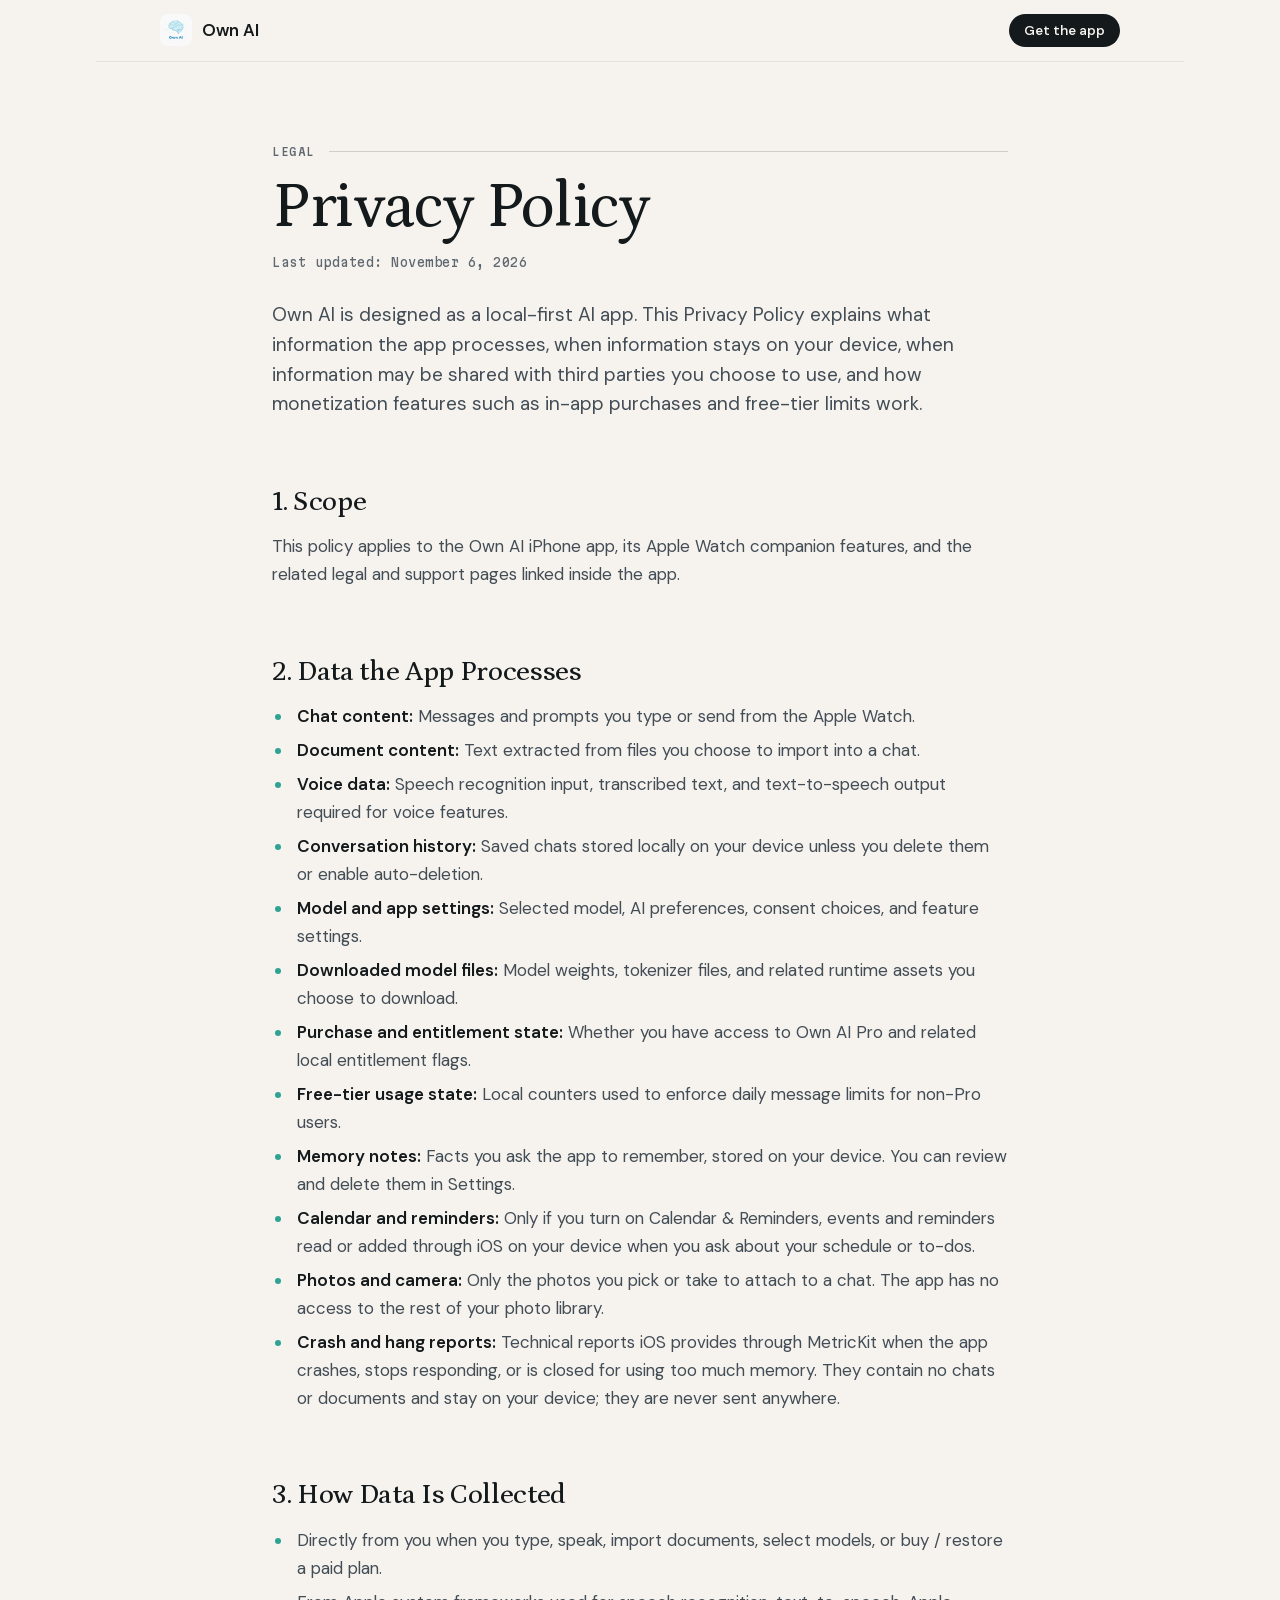
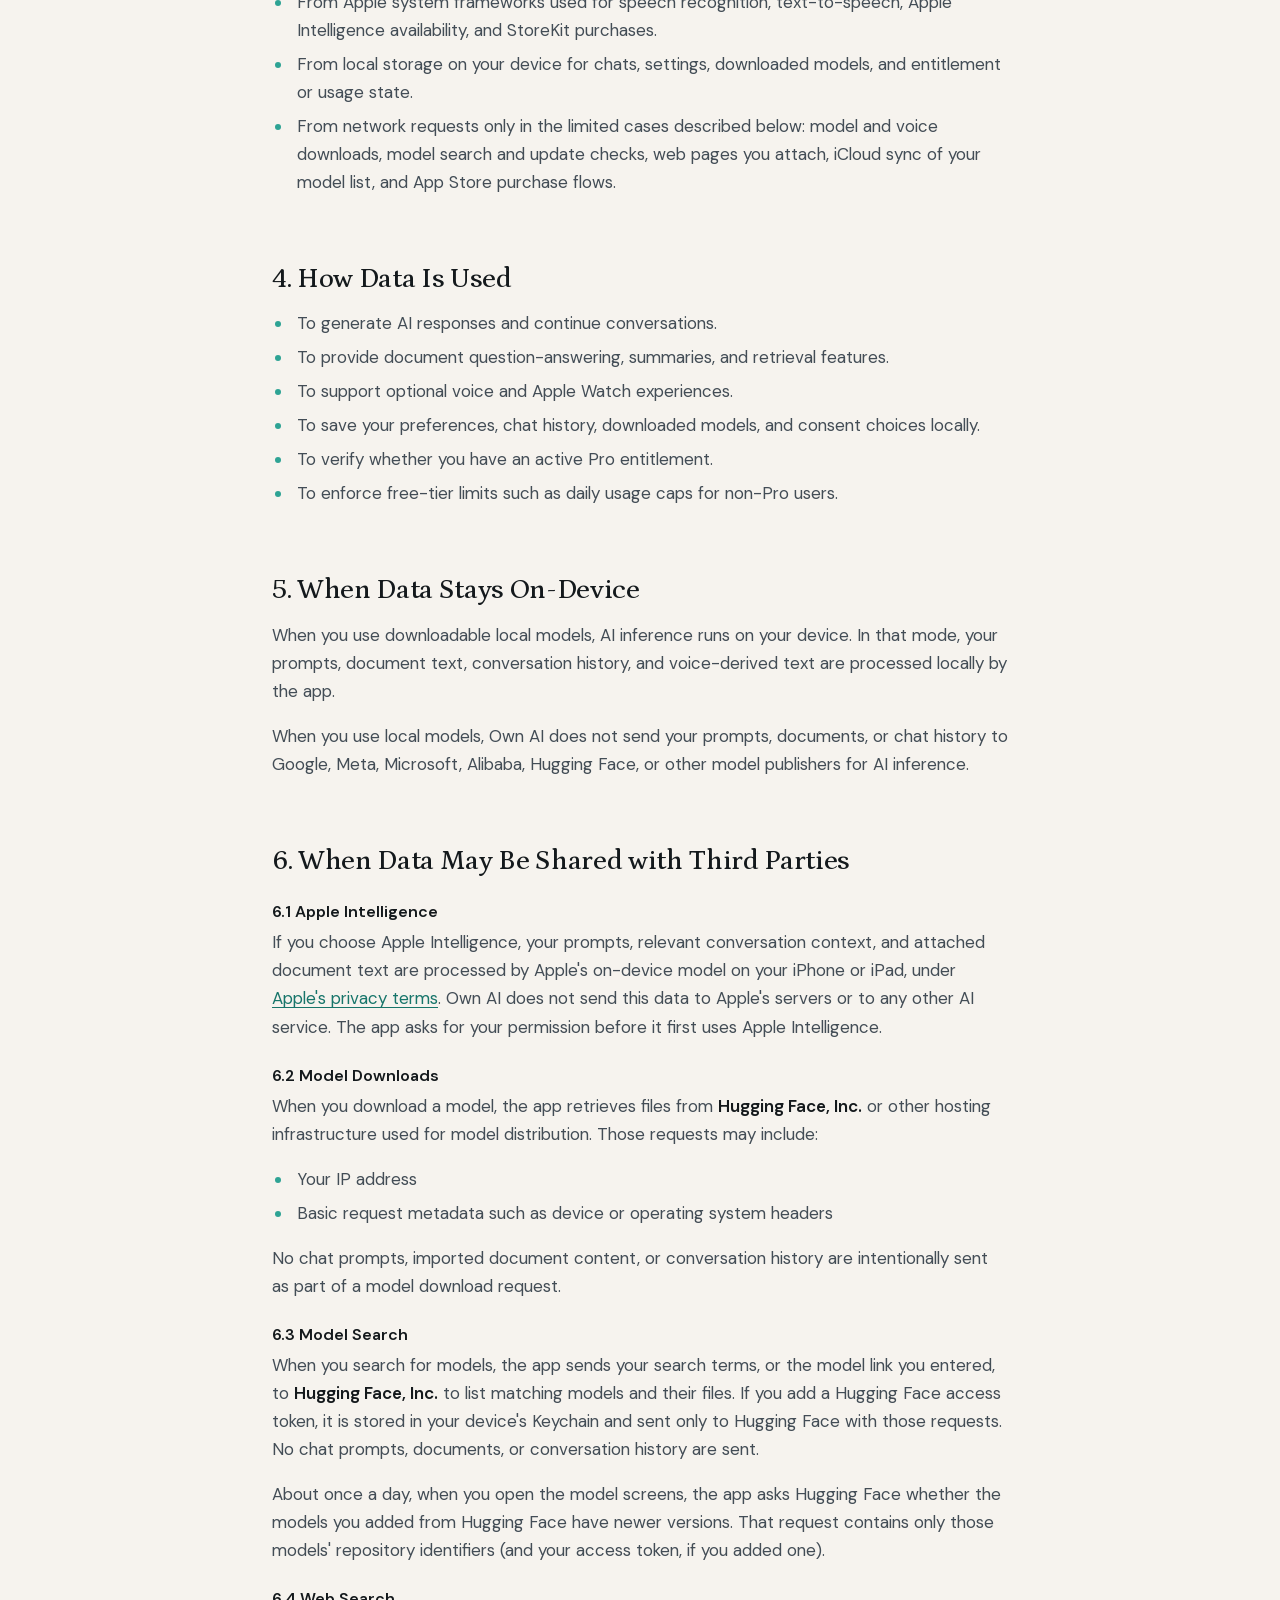
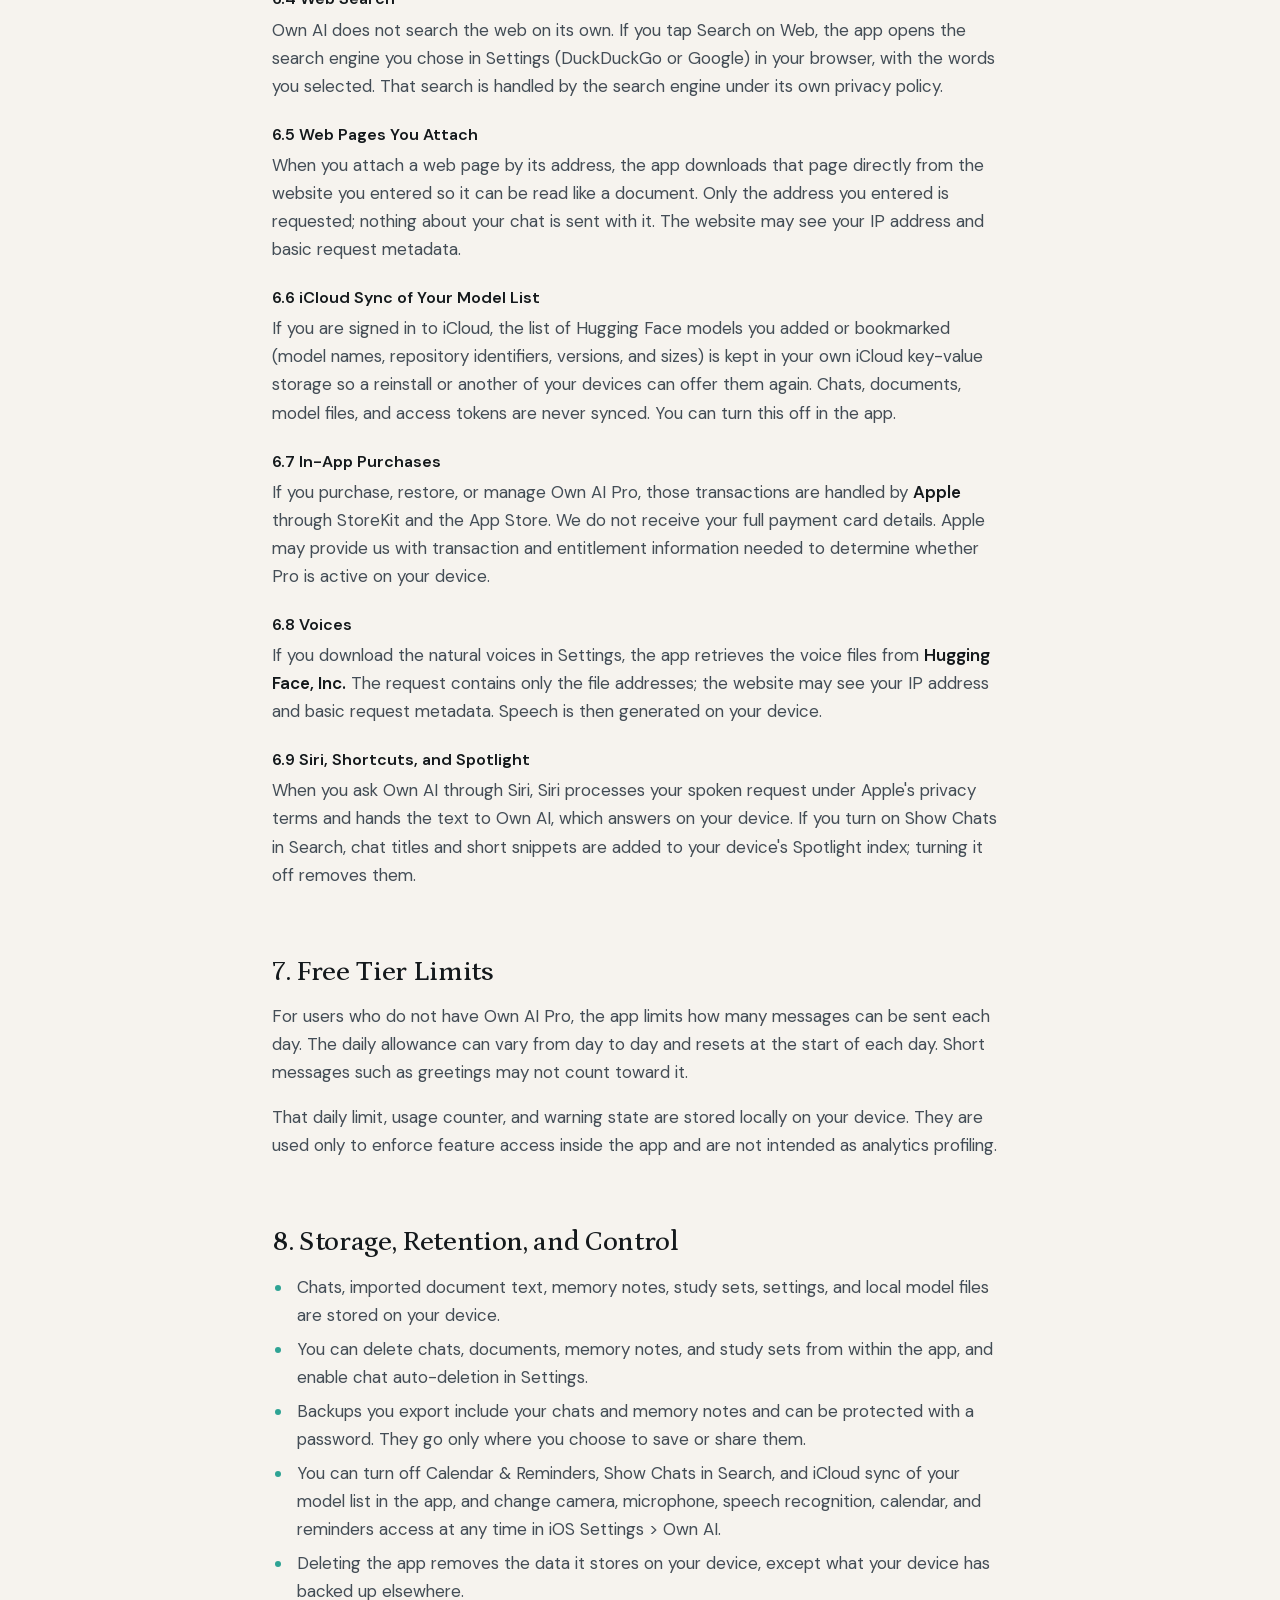
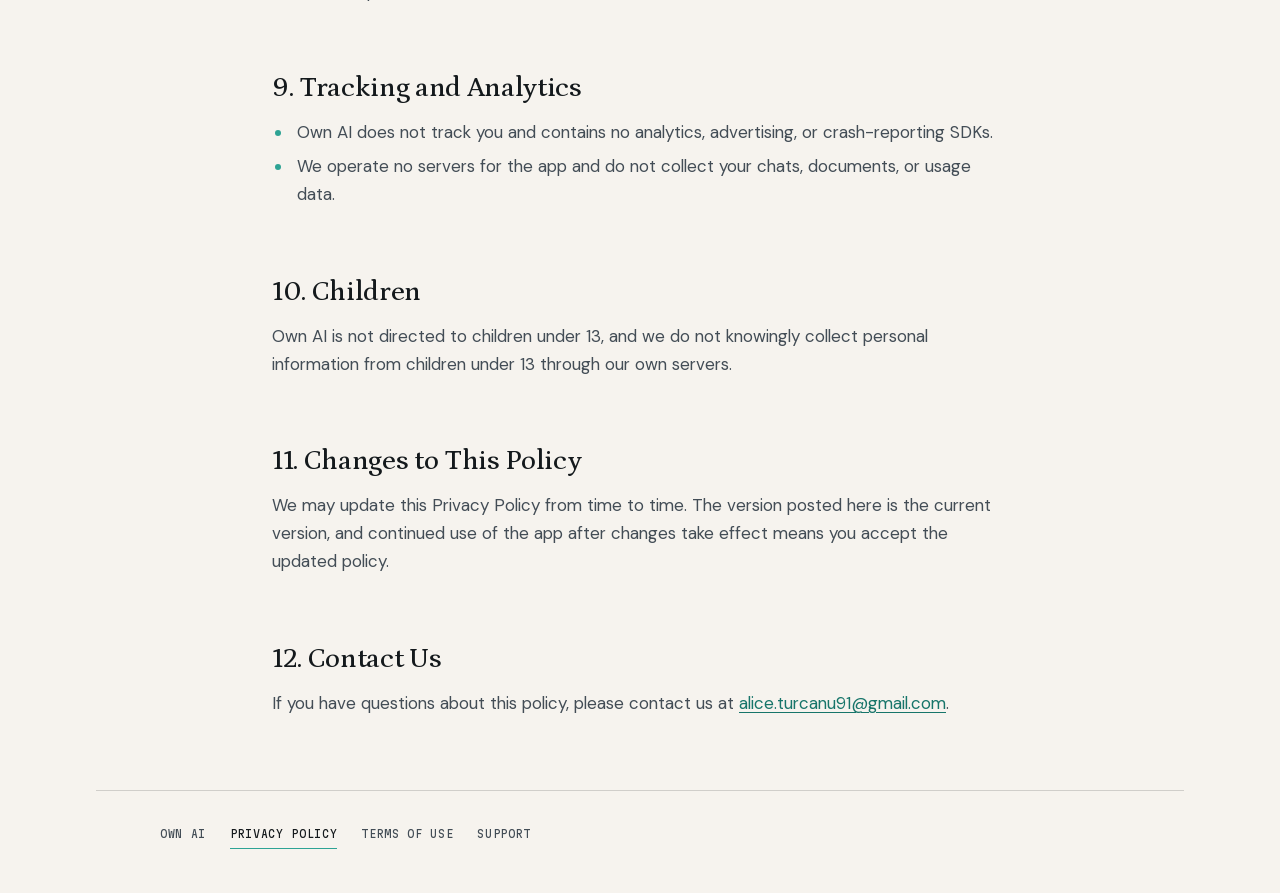
<file: privacy.html>
<!doctype html>
<html lang="en">
<head>
<meta charset="utf-8">
<meta name="viewport" content="width=device-width, initial-scale=1, viewport-fit=cover">
<title>Privacy Policy - Own AI</title>
<meta name="description" content="Privacy policy for Own AI: what stays on your iPhone, the few cases where data is shared, and what the app never collects.">
<meta name="theme-color" content="#F6F3EE" media="(prefers-color-scheme: light)">
<meta name="theme-color" content="#13110F" media="(prefers-color-scheme: dark)">
<meta name="robots" content="index,follow">
<link rel="icon" type="image/png" sizes="64x64" href="assets/favicon-64.png?v=2">
<link rel="icon" type="image/png" sizes="128x128" href="assets/favicon-128.png?v=2">
<link rel="apple-touch-icon" href="assets/icon-180.png">
<link rel="preload" href="assets/fonts/dm-sans.woff2" as="font" type="font/woff2" crossorigin>
<link rel="stylesheet" href="assets/legal.css">
</head>
<body>
<a class="skip" href="#top">Skip to content</a>
<header class="bar">
  <a class="brand" href="./"><img src="assets/icon-180.png" alt="" width="32" height="32">Own AI</a>
  <a class="getapp" href="https://apps.apple.com/us/app/own-ai-local-llm/id6758560683" target="_blank" rel="noopener">Get the app</a>
</header>

<main id="top" tabindex="-1">
<p class="eyebrow">Legal</p>
<h1>Privacy Policy</h1>
<p class="updated">Last updated: November 6, 2026</p>
<p class="lede">Own AI is designed as a local-first AI app. This Privacy Policy explains what information the app processes, when information stays on your device, when information may be shared with third parties you choose to use, and how monetization features such as in-app purchases and free-tier limits work.</p>

<h2 id="scope">1. Scope</h2>
<p>This policy applies to the Own AI iPhone app, its Apple Watch companion features, and the related legal
and support pages linked inside the app.</p>

<h2 id="data-the-app-processes">2. Data the App Processes</h2>
<ul>
<li><strong>Chat content:</strong> Messages and prompts you type or send from the Apple Watch.</li>
<li><strong>Document content:</strong> Text extracted from files you choose to import into a chat.</li>
<li><strong>Voice data:</strong> Speech recognition input, transcribed text, and text-to-speech output
required for voice features.</li>
<li><strong>Conversation history:</strong> Saved chats stored locally on your device unless you delete
them or enable auto-deletion.</li>
<li><strong>Model and app settings:</strong> Selected model, AI preferences, consent choices, and
feature settings.</li>
<li><strong>Downloaded model files:</strong> Model weights, tokenizer files, and related runtime assets
you choose to download.</li>
<li><strong>Purchase and entitlement state:</strong> Whether you have access to Own AI Pro and related
local entitlement flags.</li>
<li><strong>Free-tier usage state:</strong> Local counters used to enforce daily message limits for
non-Pro users.</li>
<li><strong>Memory notes:</strong> Facts you ask the app to remember, stored on your device. You can
review and delete them in Settings.</li>
<li><strong>Calendar and reminders:</strong> Only if you turn on Calendar &amp; Reminders, events and
reminders read or added through iOS on your device when you ask about your schedule or to-dos.</li>
<li><strong>Photos and camera:</strong> Only the photos you pick or take to attach to a chat. The app
has no access to the rest of your photo library.</li>
<li><strong>Crash and hang reports:</strong> Technical reports iOS provides through MetricKit when the
app crashes, stops responding, or is closed for using too much memory. They contain no chats or
documents and stay on your device; they are never sent anywhere.</li>
</ul>

<h2 id="how-data-is-collected">3. How Data Is Collected</h2>
<ul>
<li>Directly from you when you type, speak, import documents, select models, or buy / restore a paid
plan.</li>
<li>From Apple system frameworks used for speech recognition, text-to-speech, Apple Intelligence
availability, and StoreKit purchases.</li>
<li>From local storage on your device for chats, settings, downloaded models, and entitlement or usage
state.</li>
<li>From network requests only in the limited cases described below: model and voice downloads,
model search and update checks, web pages you attach, iCloud sync of your model list, and App
Store purchase flows.</li>
</ul>

<h2 id="how-data-is-used">4. How Data Is Used</h2>
<ul>
<li>To generate AI responses and continue conversations.</li>
<li>To provide document question-answering, summaries, and retrieval features.</li>
<li>To support optional voice and Apple Watch experiences.</li>
<li>To save your preferences, chat history, downloaded models, and consent choices locally.</li>
<li>To verify whether you have an active Pro entitlement.</li>
<li>To enforce free-tier limits such as daily usage caps for non-Pro users.</li>
</ul>

<h2 id="when-data-stays-on-device">5. When Data Stays On-Device</h2>

<p>When you use downloadable local models, AI inference runs on your device. In that mode, your prompts,
document text, conversation history, and voice-derived text are processed locally by the app.</p>

<p>When you use local models, Own AI does not send your prompts, documents, or chat history to Google,
Meta, Microsoft, Alibaba, Hugging Face, or other model publishers for AI inference.</p>

<h2 id="when-data-may-be-shared-with-third-parties">6. When Data May Be Shared with Third Parties</h2>

<h3>6.1 Apple Intelligence</h3>
<p>If you choose Apple Intelligence, your prompts, relevant conversation context, and attached document text
are processed by Apple's on-device model on your iPhone or iPad, under
<a href="https://www.apple.com/legal/privacy/">Apple's privacy terms</a>. Own AI does not send this
data to Apple's servers or to any other AI service. The app asks for your permission before it first
uses Apple Intelligence.</p>

<h3>6.2 Model Downloads</h3>
<p>When you download a model, the app retrieves files from <strong>Hugging Face, Inc.</strong> or other
hosting infrastructure used for model distribution. Those requests may include:</p>
<ul>
<li>Your IP address</li>
<li>Basic request metadata such as device or operating system headers</li>
</ul>
<p>No chat prompts, imported document content, or conversation history are intentionally sent as part of a
model download request.</p>

<h3>6.3 Model Search</h3>
<p>When you search for models, the app sends your search terms, or the model link you entered, to
<strong>Hugging Face, Inc.</strong> to list matching models and their files. If you add a Hugging Face
access token, it is stored in your device's Keychain and sent only to Hugging Face with those
requests. No chat prompts, documents, or conversation history are sent.</p>
<p>About once a day, when you open the model screens, the app asks Hugging Face whether the models you
added from Hugging Face have newer versions. That request contains only those models' repository
identifiers (and your access token, if you added one).</p>

<h3>6.4 Web Search</h3>
<p>Own AI does not search the web on its own. If you tap Search on Web, the app opens the search engine
you chose in Settings (DuckDuckGo or Google) in your browser, with the words you selected. That
search is handled by the search engine under its own privacy policy.</p>

<h3>6.5 Web Pages You Attach</h3>
<p>When you attach a web page by its address, the app downloads that page directly from the website you
entered so it can be read like a document. Only the address you entered is requested; nothing about
your chat is sent with it. The website may see your IP address and basic request metadata.</p>

<h3>6.6 iCloud Sync of Your Model List</h3>
<p>If you are signed in to iCloud, the list of Hugging Face models you added or bookmarked (model names,
repository identifiers, versions, and sizes) is kept in your own iCloud key-value storage so a reinstall
or another of your devices can offer them again. Chats, documents, model files, and access tokens are
never synced. You can turn this off in the app.</p>

<h3>6.7 In-App Purchases</h3>
<p>If you purchase, restore, or manage Own AI Pro, those transactions are handled by <strong>Apple</strong>
through StoreKit and the App Store. We do not receive your full payment card details. Apple may provide
us with transaction and entitlement information needed to determine whether Pro is active on your
device.</p>

<h3>6.8 Voices</h3>
<p>If you download the natural voices in Settings, the app retrieves the voice files from
<strong>Hugging Face, Inc.</strong> The request contains only the file addresses; the website may see
your IP address and basic request metadata. Speech is then generated on your device.</p>

<h3>6.9 Siri, Shortcuts, and Spotlight</h3>
<p>When you ask Own AI through Siri, Siri processes your spoken request under Apple's privacy terms and
hands the text to Own AI, which answers on your device. If you turn on Show Chats in Search, chat
titles and short snippets are added to your device's Spotlight index; turning it off removes them.</p>

<h2 id="free-tier-limits">7. Free Tier Limits</h2>
<p>For users who do not have Own AI Pro, the app limits how many messages can be sent each day. The daily
allowance can vary from day to day and resets at the start of each day. Short messages such as
greetings may not count toward it.</p>
<p>That daily limit, usage counter, and warning state are stored locally on your device. They are used only
to enforce feature access inside the app and are not intended as analytics profiling.</p>

<h2 id="storage-retention-and-control">8. Storage, Retention, and Control</h2>
<ul>
<li>Chats, imported document text, memory notes, study sets, settings, and local model files are stored
on your device.</li>
<li>You can delete chats, documents, memory notes, and study sets from within the app, and enable chat
auto-deletion in Settings.</li>
<li>Backups you export include your chats and memory notes and can be protected with a password. They
go only where you choose to save or share them.</li>
<li>You can turn off Calendar &amp; Reminders, Show Chats in Search, and iCloud sync of your model list
in the app, and change camera, microphone, speech recognition, calendar, and reminders access at
any time in iOS Settings &gt; Own AI.</li>
<li>Deleting the app removes the data it stores on your device, except what your device has backed up
elsewhere.</li>
</ul>

<h2 id="tracking-and-analytics">9. Tracking and Analytics</h2>
<ul>
<li>Own AI does not track you and contains no analytics, advertising, or crash-reporting SDKs.</li>
<li>We operate no servers for the app and do not collect your chats, documents, or usage data.</li>
</ul>

<h2 id="children">10. Children</h2>
<p>Own AI is not directed to children under 13, and we do not knowingly collect personal information from
children under 13 through our own servers.</p>

<h2 id="changes-to-this-policy">11. Changes to This Policy</h2>
<p>We may update this Privacy Policy from time to time. The version posted here is the current version, and
continued use of the app after changes take effect means you accept the updated policy.</p>

<h2 id="contact-us">12. Contact Us</h2>
<p>If you have questions about this policy, please contact us at <a
href="mailto:alice.turcanu91@gmail.com">alice.turcanu91@gmail.com</a>.</p>
</main>

<footer>
  <a href="./">Own AI</a>
  <a href="privacy.html" aria-current="page">Privacy Policy</a>
  <a href="terms.html">Terms of Use</a>
  <a href="support.html">Support</a>
</footer>
</body>
</html>
</file>
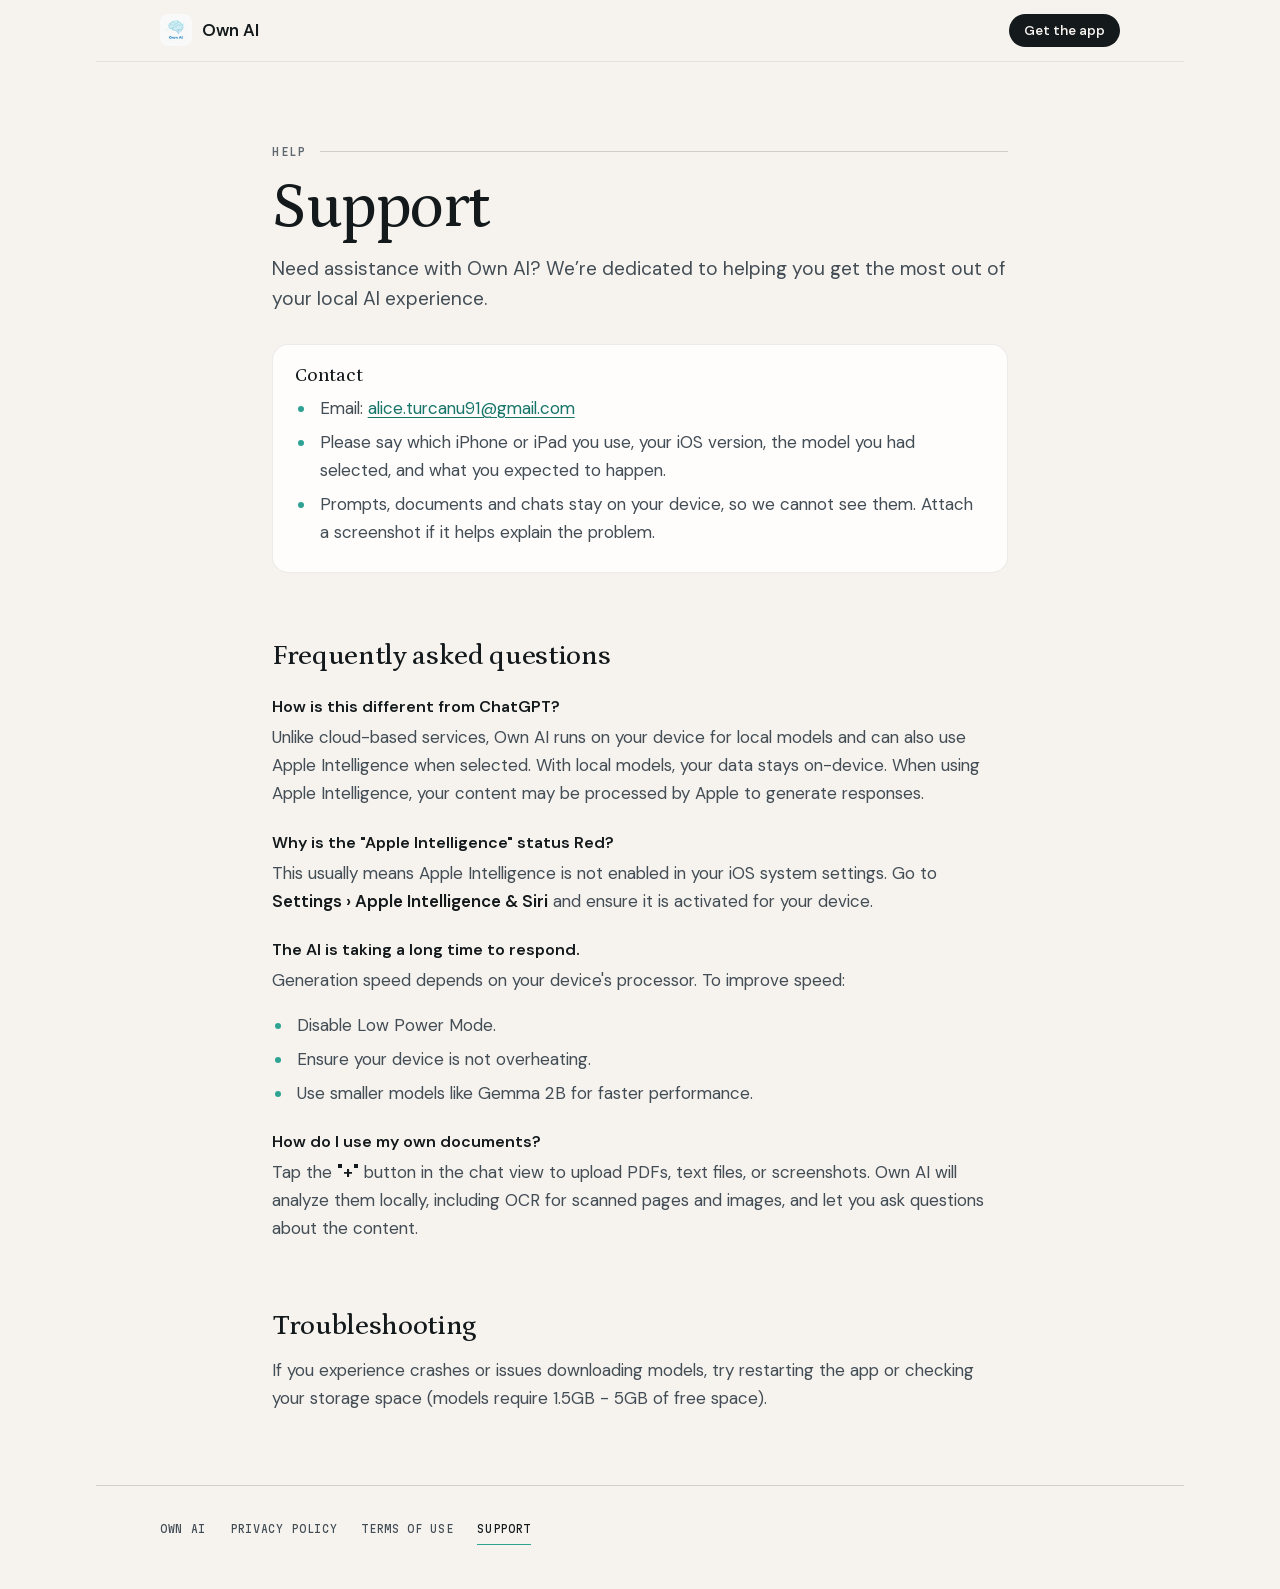
<file: support.html>
<!doctype html>
<html lang="en">
<head>
<meta charset="utf-8">
<meta name="viewport" content="width=device-width, initial-scale=1, viewport-fit=cover">
<title>Support - Own AI</title>
<meta name="description" content="Support for Own AI: answers to common questions and how to contact us.">
<meta name="theme-color" content="#F6F3EE" media="(prefers-color-scheme: light)">
<meta name="theme-color" content="#13110F" media="(prefers-color-scheme: dark)">
<meta name="robots" content="index,follow">
<link rel="icon" type="image/png" sizes="64x64" href="assets/favicon-64.png?v=2">
<link rel="icon" type="image/png" sizes="128x128" href="assets/favicon-128.png?v=2">
<link rel="apple-touch-icon" href="assets/icon-180.png">
<link rel="preload" href="assets/fonts/dm-sans.woff2" as="font" type="font/woff2" crossorigin>
<link rel="stylesheet" href="assets/legal.css">
</head>
<body>
<a class="skip" href="#top">Skip to content</a>
<header class="bar">
  <a class="brand" href="./"><img src="assets/icon-180.png" alt="" width="32" height="32">Own AI</a>
  <a class="getapp" href="https://apps.apple.com/us/app/own-ai-local-llm/id6758560683" target="_blank" rel="noopener">Get the app</a>
</header>

<main id="top" tabindex="-1">
<p class="eyebrow">Help</p>
<h1>Support</h1>

<p class="lede">Need assistance with Own AI? We’re dedicated to helping you get the most out of your local AI experience.</p>
<section class="summary" aria-labelledby="contact-h">
<h2 id="contact-h">Contact</h2>
<ul>
<li>Email: <a href="mailto:alice.turcanu91@gmail.com">alice.turcanu91@gmail.com</a></li>
<li>Please say which iPhone or iPad you use, your iOS version, the model you had selected, and what you expected to happen.</li>
<li>Prompts, documents and chats stay on your device, so we cannot see them. Attach a screenshot if it helps explain the problem.</li>
</ul>
</section>

<h2 id="faq">Frequently asked questions</h2>
<h3>How is this different from ChatGPT?</h3>
<p>Unlike cloud-based services, Own AI runs on your device for local models and can also use Apple
Intelligence when selected. With local models, your data stays on-device. When using Apple Intelligence,
your content may be processed by Apple to generate responses.</p>

<h3>Why is the "Apple Intelligence" status Red?</h3>
<p>This usually means Apple Intelligence is not enabled in your iOS system settings. Go to <strong>Settings › Apple Intelligence &amp; Siri</strong> and ensure it is activated for your device.</p>

<h3>The AI is taking a long time to respond.</h3>
<p>Generation speed depends on your device's processor. To improve speed:</p>
<ul>
<li>Disable Low Power Mode.</li>
<li>Ensure your device is not overheating.</li>
<li>Use smaller models like Gemma 2B for faster performance.</li>
</ul>

<h3>How do I use my own documents?</h3>
<p>Tap the <strong>"+"</strong> button in the chat view to upload PDFs, text files, or screenshots. Own AI
will analyze them locally, including OCR for scanned pages and images, and let you ask questions about
the content.</p>

<h2 id="troubleshooting">Troubleshooting</h2>
<p>If you experience crashes or issues downloading models, try restarting the app or checking your storage
space (models require 1.5GB - 5GB of free space).</p>
</main>

<footer>
  <a href="./">Own AI</a>
  <a href="privacy.html">Privacy Policy</a>
  <a href="terms.html">Terms of Use</a>
  <a href="support.html" aria-current="page">Support</a>
</footer>
</body>
</html>
</file>
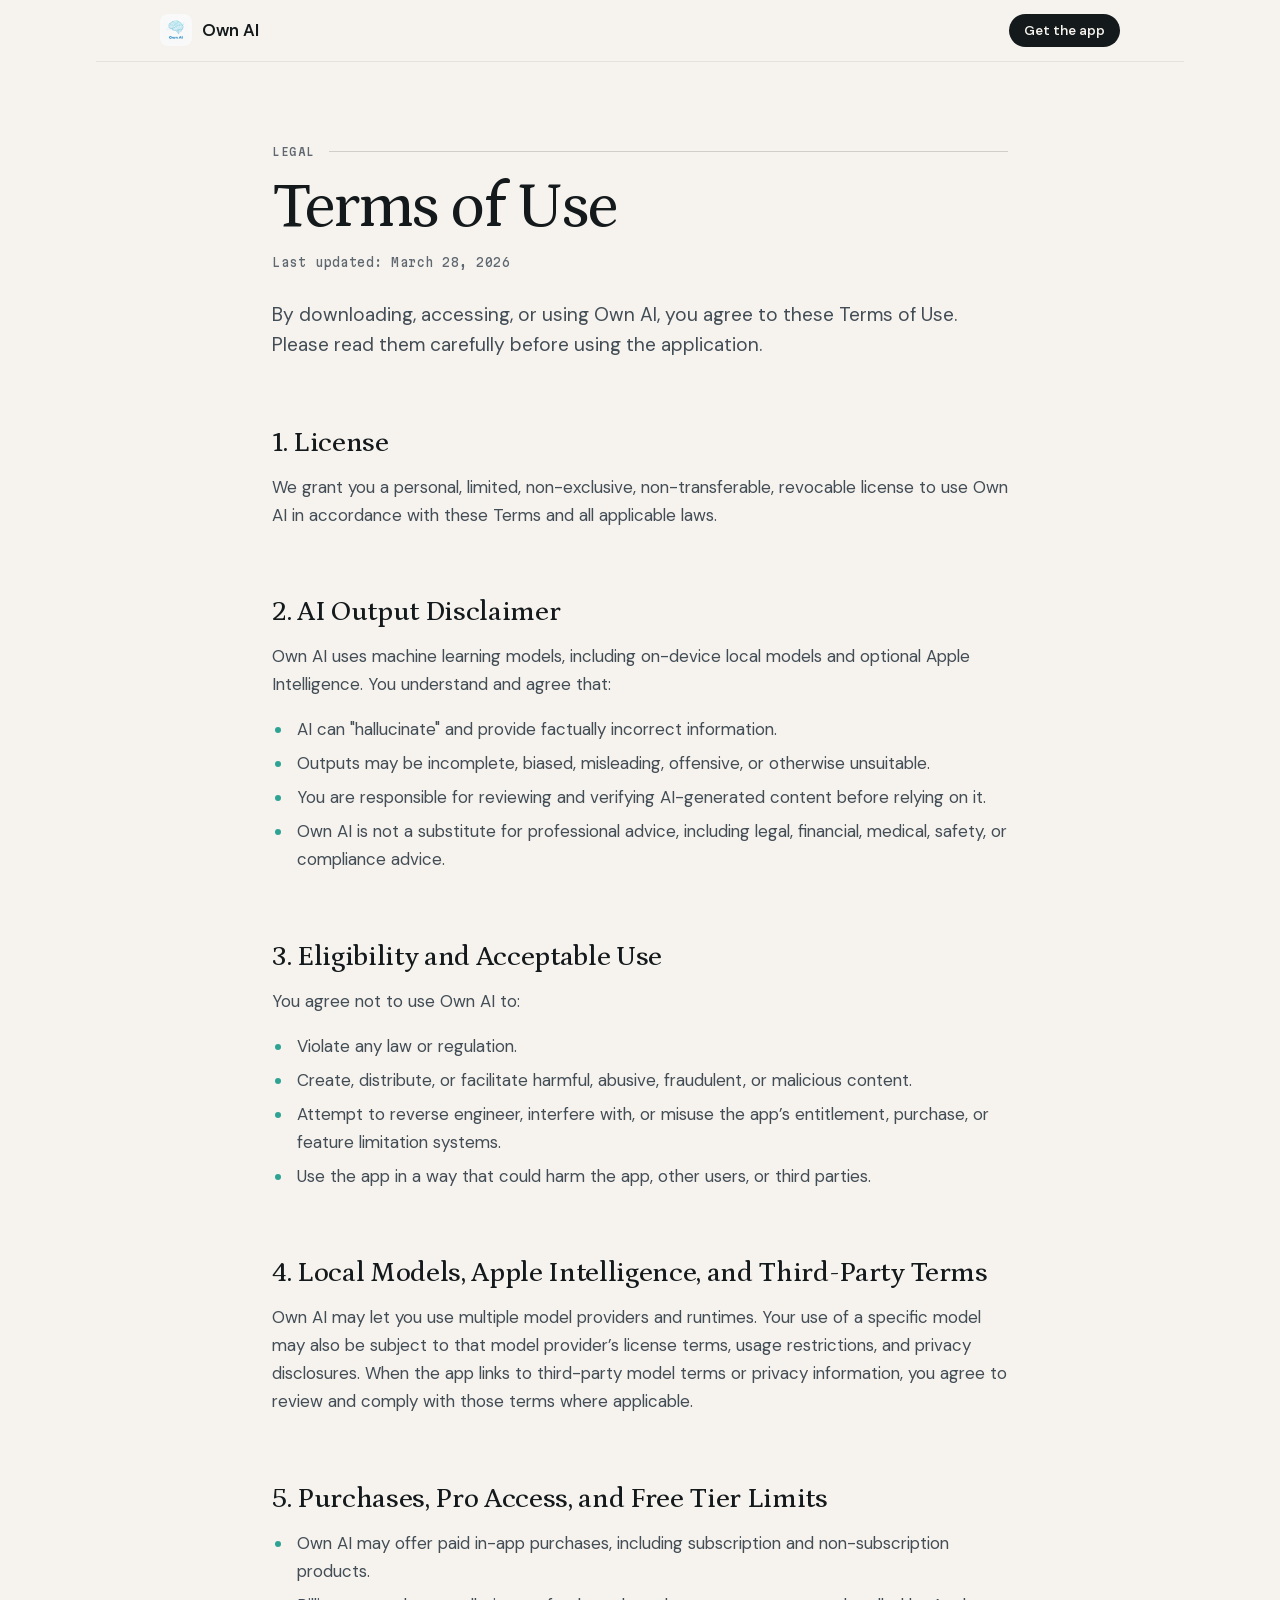
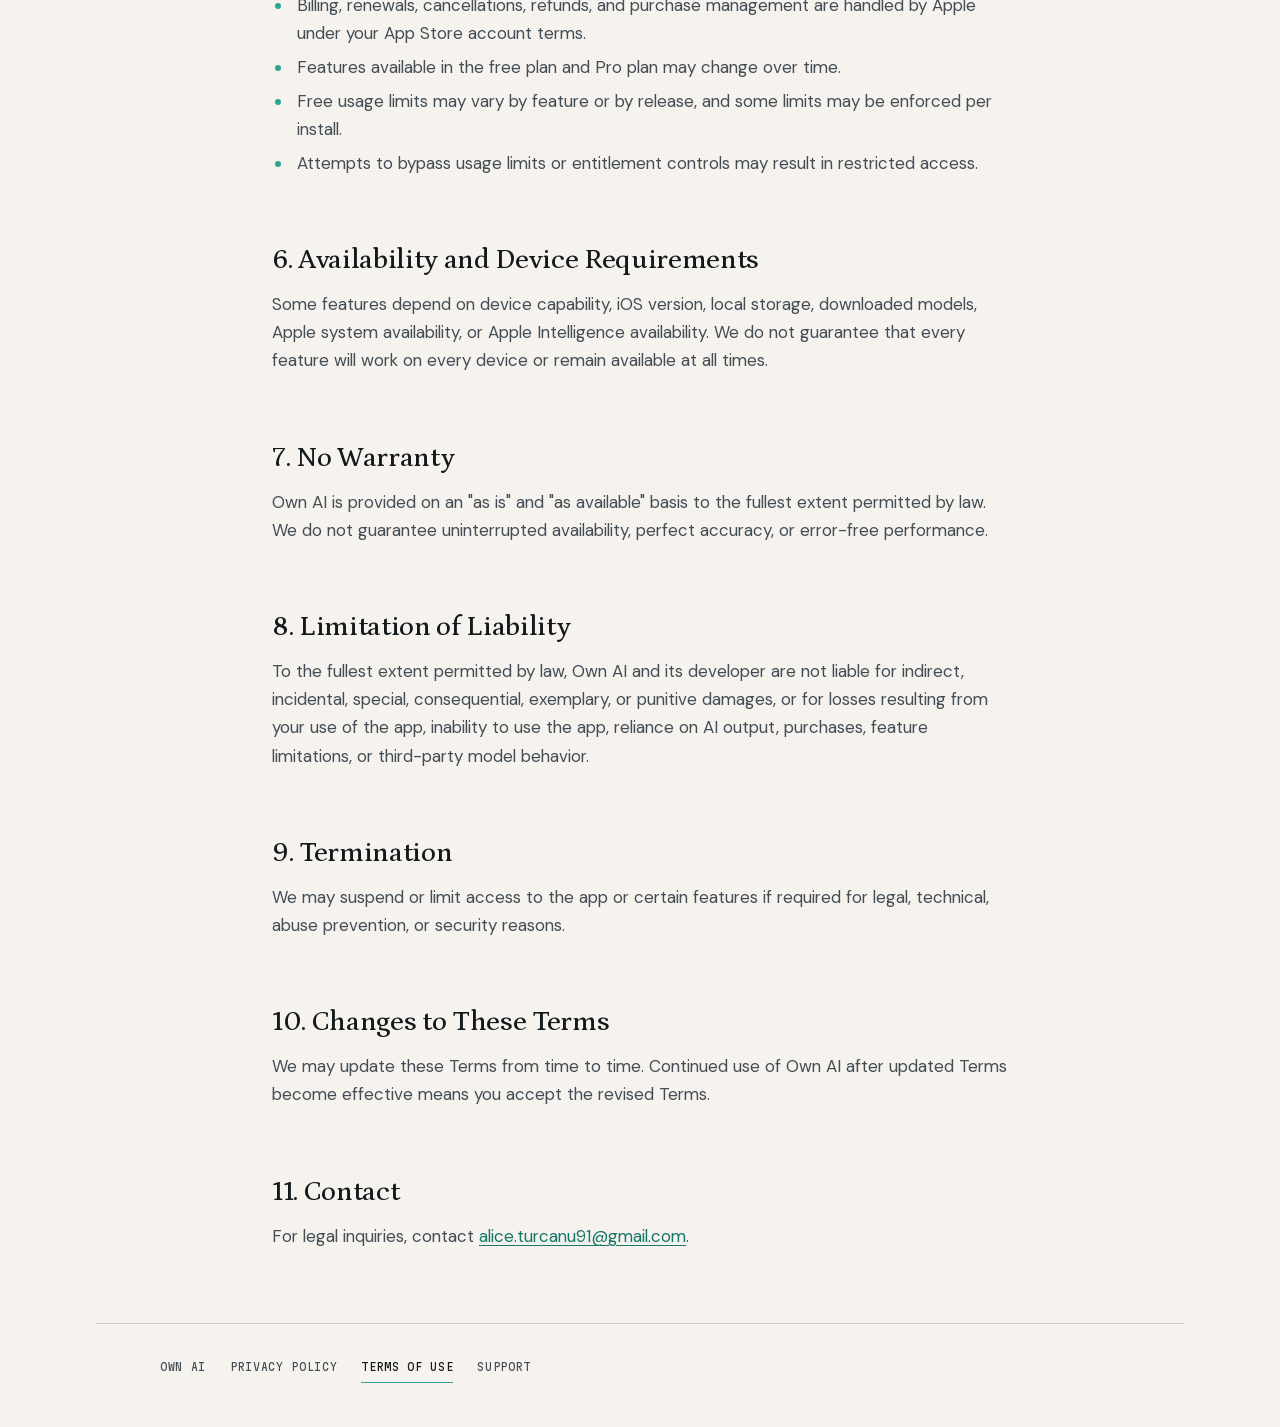
<file: terms.html>
<!doctype html>
<html lang="en">
<head>
<meta charset="utf-8">
<meta name="viewport" content="width=device-width, initial-scale=1, viewport-fit=cover">
<title>Terms of Use - Own AI</title>
<meta name="description" content="Terms of Use (EULA) for Own AI, the private on-device AI assistant for iPhone.">
<meta name="theme-color" content="#F6F3EE" media="(prefers-color-scheme: light)">
<meta name="theme-color" content="#13110F" media="(prefers-color-scheme: dark)">
<meta name="robots" content="index,follow">
<link rel="icon" type="image/png" sizes="64x64" href="assets/favicon-64.png?v=2">
<link rel="icon" type="image/png" sizes="128x128" href="assets/favicon-128.png?v=2">
<link rel="apple-touch-icon" href="assets/icon-180.png">
<link rel="preload" href="assets/fonts/dm-sans.woff2" as="font" type="font/woff2" crossorigin>
<link rel="stylesheet" href="assets/legal.css">
</head>
<body>
<a class="skip" href="#top">Skip to content</a>
<header class="bar">
  <a class="brand" href="./"><img src="assets/icon-180.png" alt="" width="32" height="32">Own AI</a>
  <a class="getapp" href="https://apps.apple.com/us/app/own-ai-local-llm/id6758560683" target="_blank" rel="noopener">Get the app</a>
</header>

<main id="top" tabindex="-1">
<p class="eyebrow">Legal</p>
<h1>Terms of Use</h1>
<p class="updated">Last updated: March 28, 2026</p>
<p class="lede">By downloading, accessing, or using Own AI, you agree to these Terms of Use. Please read them carefully before using the application.</p>

<h2 id="license">1. License</h2>
<p>We grant you a personal, limited, non-exclusive, non-transferable, revocable license to use Own AI in
accordance with these Terms and all applicable laws.</p>

<h2 id="ai-output-disclaimer">2. AI Output Disclaimer</h2>
<p>Own AI uses machine learning models, including on-device local models and optional Apple Intelligence.
You understand and agree that:</p>
<ul>
<li>AI can "hallucinate" and provide factually incorrect information.</li>
<li>Outputs may be incomplete, biased, misleading, offensive, or otherwise unsuitable.</li>
<li>You are responsible for reviewing and verifying AI-generated content before relying on it.</li>
<li>Own AI is not a substitute for professional advice, including legal, financial, medical, safety, or
compliance advice.</li>
</ul>

<h2 id="eligibility-and-acceptable-use">3. Eligibility and Acceptable Use</h2>
<p>You agree not to use Own AI to:</p>
<ul>
<li>Violate any law or regulation.</li>
<li>Create, distribute, or facilitate harmful, abusive, fraudulent, or malicious content.</li>
<li>Attempt to reverse engineer, interfere with, or misuse the app’s entitlement, purchase, or feature
limitation systems.</li>
<li>Use the app in a way that could harm the app, other users, or third parties.</li>
</ul>

<h2 id="local-models-apple-intelligence-and-third-party-terms">4. Local Models, Apple Intelligence, and Third-Party Terms</h2>
<p>Own AI may let you use multiple model providers and runtimes. Your use of a specific model may also be
subject to that model provider’s license terms, usage restrictions, and privacy disclosures. When the
app links to third-party model terms or privacy information, you agree to review and comply with those
terms where applicable.</p>

<h2 id="purchases-pro-access-and-free-tier-limits">5. Purchases, Pro Access, and Free Tier Limits</h2>
<ul>
<li>Own AI may offer paid in-app purchases, including subscription and non-subscription products.</li>
<li>Billing, renewals, cancellations, refunds, and purchase management are handled by Apple under your
App Store account terms.</li>
<li>Features available in the free plan and Pro plan may change over time.</li>
<li>Free usage limits may vary by feature or by release, and some limits may be enforced per install.</li>
<li>Attempts to bypass usage limits or entitlement controls may result in restricted access.</li>
</ul>

<h2 id="availability-and-device-requirements">6. Availability and Device Requirements</h2>
<p>Some features depend on device capability, iOS version, local storage, downloaded models, Apple system
availability, or Apple Intelligence availability. We do not guarantee that every feature will work on
every device or remain available at all times.</p>

<h2 id="no-warranty">7. No Warranty</h2>
<p>Own AI is provided on an "as is" and "as available" basis to the fullest extent permitted by law. We do
not guarantee uninterrupted availability, perfect accuracy, or error-free performance.</p>

<h2 id="limitation-of-liability">8. Limitation of Liability</h2>
<p>To the fullest extent permitted by law, Own AI and its developer are not liable for indirect,
incidental, special, consequential, exemplary, or punitive damages, or for losses resulting from your
use of the app, inability to use the app, reliance on AI output, purchases, feature limitations, or
third-party model behavior.</p>

<h2 id="termination">9. Termination</h2>
<p>We may suspend or limit access to the app or certain features if required for legal, technical, abuse
prevention, or security reasons.</p>

<h2 id="changes-to-these-terms">10. Changes to These Terms</h2>
<p>We may update these Terms from time to time. Continued use of Own AI after updated Terms become effective
means you accept the revised Terms.</p>

<h2 id="contact">11. Contact</h2>
<p>For legal inquiries, contact <a href="mailto:alice.turcanu91@gmail.com">alice.turcanu91@gmail.com</a>.
</p>
</main>

<footer>
  <a href="./">Own AI</a>
  <a href="privacy.html">Privacy Policy</a>
  <a href="terms.html" aria-current="page">Terms of Use</a>
  <a href="support.html">Support</a>
</footer>
</body>
</html>
</file>
<file: assets/legal.css>
/* Own AI legal pages - the landing page's paper-and-ink palette, as one external stylesheet. */
@font-face{font-family:"DM Sans";font-style:normal;font-weight:300 700;font-display:swap;src:url(fonts/dm-sans.woff2) format("woff2")}
@font-face{font-family:"DM Sans";font-style:italic;font-weight:300 700;font-display:swap;src:url(fonts/dm-sans-italic.woff2) format("woff2")}
@font-face{font-family:"Martian Mono";font-style:normal;font-weight:300 600;font-stretch:75% 112.5%;font-display:swap;src:url(fonts/martian-mono.woff2) format("woff2")}
@font-face{font-family:"Petrona";font-style:normal;font-weight:300 800;font-display:swap;src:url(fonts/petrona.woff2) format("woff2")}
@font-face{font-family:"Petrona";font-style:italic;font-weight:300 800;font-display:swap;src:url(fonts/petrona-italic.woff2) format("woff2")}

:root{
  --pad:clamp(20px,5vw,72px);
  --paper:#F6F3EE; --card:#FEFDFB;
  --ink:#14191C; --ink2:#434D56; --ink3:#5F6870;
  --hair:rgba(20,25,28,.17); --hair2:rgba(20,25,28,.08);
  --accent:#2EA394; --atext:#17756A;
  color-scheme:light dark;
  --serif:"Petrona","Iowan Old Style","Palatino Linotype",Palatino,Georgia,serif;
  --sans:"DM Sans",ui-sans-serif,-apple-system,BlinkMacSystemFont,"Helvetica Neue",Arial,sans-serif;
  --mono:"Martian Mono",ui-monospace,"SF Mono",Menlo,Consolas,monospace;
}
@media (prefers-color-scheme:dark){
  :root{
    --paper:#13110F; --card:#1E1C1A;
    --ink:#EBF0F0; --ink2:#B2BCC3; --ink3:#8B969E;
    --hair:rgba(235,240,240,.17); --hair2:rgba(235,240,240,.08);
    --accent:#5CCCBD; --atext:#94E6D6;
  }
}

*,*::before,*::after{box-sizing:border-box}
html{-webkit-text-size-adjust:100%;text-size-adjust:100%}
body{margin:0;background:var(--paper);color:var(--ink);font:400 1.0625rem/1.65 var(--sans);-webkit-font-smoothing:antialiased;text-rendering:optimizeLegibility}
a{color:var(--atext);text-underline-offset:.18em;text-decoration-thickness:1px}
a:hover{text-decoration-thickness:2px}
:focus-visible{outline:2px solid var(--atext);outline-offset:3px;border-radius:6px}
::selection{background:color-mix(in srgb,var(--accent) 30%,transparent)}
.skip{position:fixed;left:12px;top:10px;z-index:10;padding:.7em 1.1em;border-radius:99px;background:var(--ink);color:var(--paper);font:560 .9rem/1 var(--sans);text-decoration:none;transform:translateY(-200%)}
.skip:focus{transform:none}

.bar{display:flex;align-items:center;justify-content:space-between;gap:16px;padding:14px var(--pad);border-bottom:1px solid var(--hair2);max-width:calc(60rem + 2*var(--pad));margin-inline:auto}
.brand{display:inline-flex;align-items:center;gap:10px;font:600 1.05rem/1 var(--sans);color:var(--ink);text-decoration:none}
.brand img{width:32px;height:32px;border-radius:8px}
.getapp{font:560 .85rem/1 var(--sans);color:var(--paper);background:var(--ink);text-decoration:none;padding:.7em 1.1em;border-radius:99px}
.getapp:hover{text-decoration:none;opacity:.88}

main{max-width:calc(46rem + 2*var(--pad));margin-inline:auto;padding:clamp(36px,7vw,84px) var(--pad) 56px}
.eyebrow{font:500 .7rem/1 var(--mono);font-stretch:87.5%;letter-spacing:.14em;text-transform:uppercase;color:var(--ink3);display:flex;align-items:center;gap:14px}
.eyebrow::after{content:"";flex:1;height:1px;background:var(--hair)}
h1{font-family:var(--serif);font-weight:480;letter-spacing:-.022em;line-height:1.02;font-size:clamp(2.4rem,6.4vw,4rem);margin:18px 0 14px;text-wrap:balance}
.updated{font:400 .8rem/1.4 var(--mono);font-stretch:87.5%;letter-spacing:.04em;color:var(--ink3);margin:0 0 28px}
.lede{font-size:clamp(1.08rem,1.5vw,1.25rem);line-height:1.55;color:var(--ink2);margin:0 0 8px}
.summary{margin:30px 0 8px;padding:20px 22px;background:var(--card);border:1px solid var(--hair2);border-radius:16px}
.summary h2{margin:0 0 8px;font-size:1.15rem}
.summary ul{margin:0}
h2{font-family:var(--serif);font-weight:520;letter-spacing:-.012em;line-height:1.15;font-size:clamp(1.4rem,2.4vw,1.75rem);margin:2.4em 0 .5em;scroll-margin-top:16px}
h3{font:600 1rem/1.4 var(--sans);margin:1.5em 0 .3em}
p{margin:0 0 1em;color:var(--ink2)}
ul{margin:0 0 1em;padding-left:1.25em;color:var(--ink2)}
li{margin:.35em 0;padding-left:.2em}
li::marker{color:var(--accent)}
strong{color:var(--ink);font-weight:600}
table{width:100%;border-collapse:collapse;margin:.4em 0 1.4em;font-size:.95rem}
th,td{text-align:left;vertical-align:top;padding:.7em .8em;border-bottom:1px solid var(--hair2);color:var(--ink2)}
th{font:600 .72rem/1.3 var(--mono);font-stretch:87.5%;letter-spacing:.08em;text-transform:uppercase;color:var(--ink3);border-bottom-color:var(--hair)}
td:first-child{color:var(--ink);font-weight:560}
.tablewrap{overflow-x:auto}
@media (max-width:640px){
  thead{position:absolute;width:1px;height:1px;overflow:hidden;clip-path:inset(50%)}
  table,tbody,tr,td{display:block;width:100%}
  tr{padding:.9em 0;border-bottom:1px solid var(--hair2)}
  td{border:0;padding:.15em 0}
  td:last-child{font:500 .74rem/1.5 var(--mono);font-stretch:87.5%;letter-spacing:.04em;color:var(--ink3);padding-top:.4em}
}

footer{max-width:calc(60rem + 2*var(--pad));margin-inline:auto;padding:28px var(--pad) 44px;border-top:1px solid var(--hair);display:flex;flex-wrap:wrap;gap:8px 24px;font:400 .69rem/1.6 var(--mono);font-stretch:87.5%;letter-spacing:.06em;text-transform:uppercase;color:var(--ink3)}
footer a{color:var(--ink2);text-decoration:none;padding:6px 0;border-bottom:1px solid transparent}
footer a:hover{color:var(--ink);border-color:currentColor}
footer a[aria-current="page"]{color:var(--ink);border-color:var(--accent)}

/* 404.html carries all four languages; the html element's lang (set by the Worker) picks one. */
.lost [data-l]{display:none}
html[lang="en"] .lost [data-l="en"],html[lang="de"] .lost [data-l="de"],html[lang="es"] .lost [data-l="es"],html[lang="fr"] .lost [data-l="fr"]{display:block}
.lost-actions{display:flex;flex-wrap:wrap;align-items:center;gap:18px;margin-top:28px}
</file>
